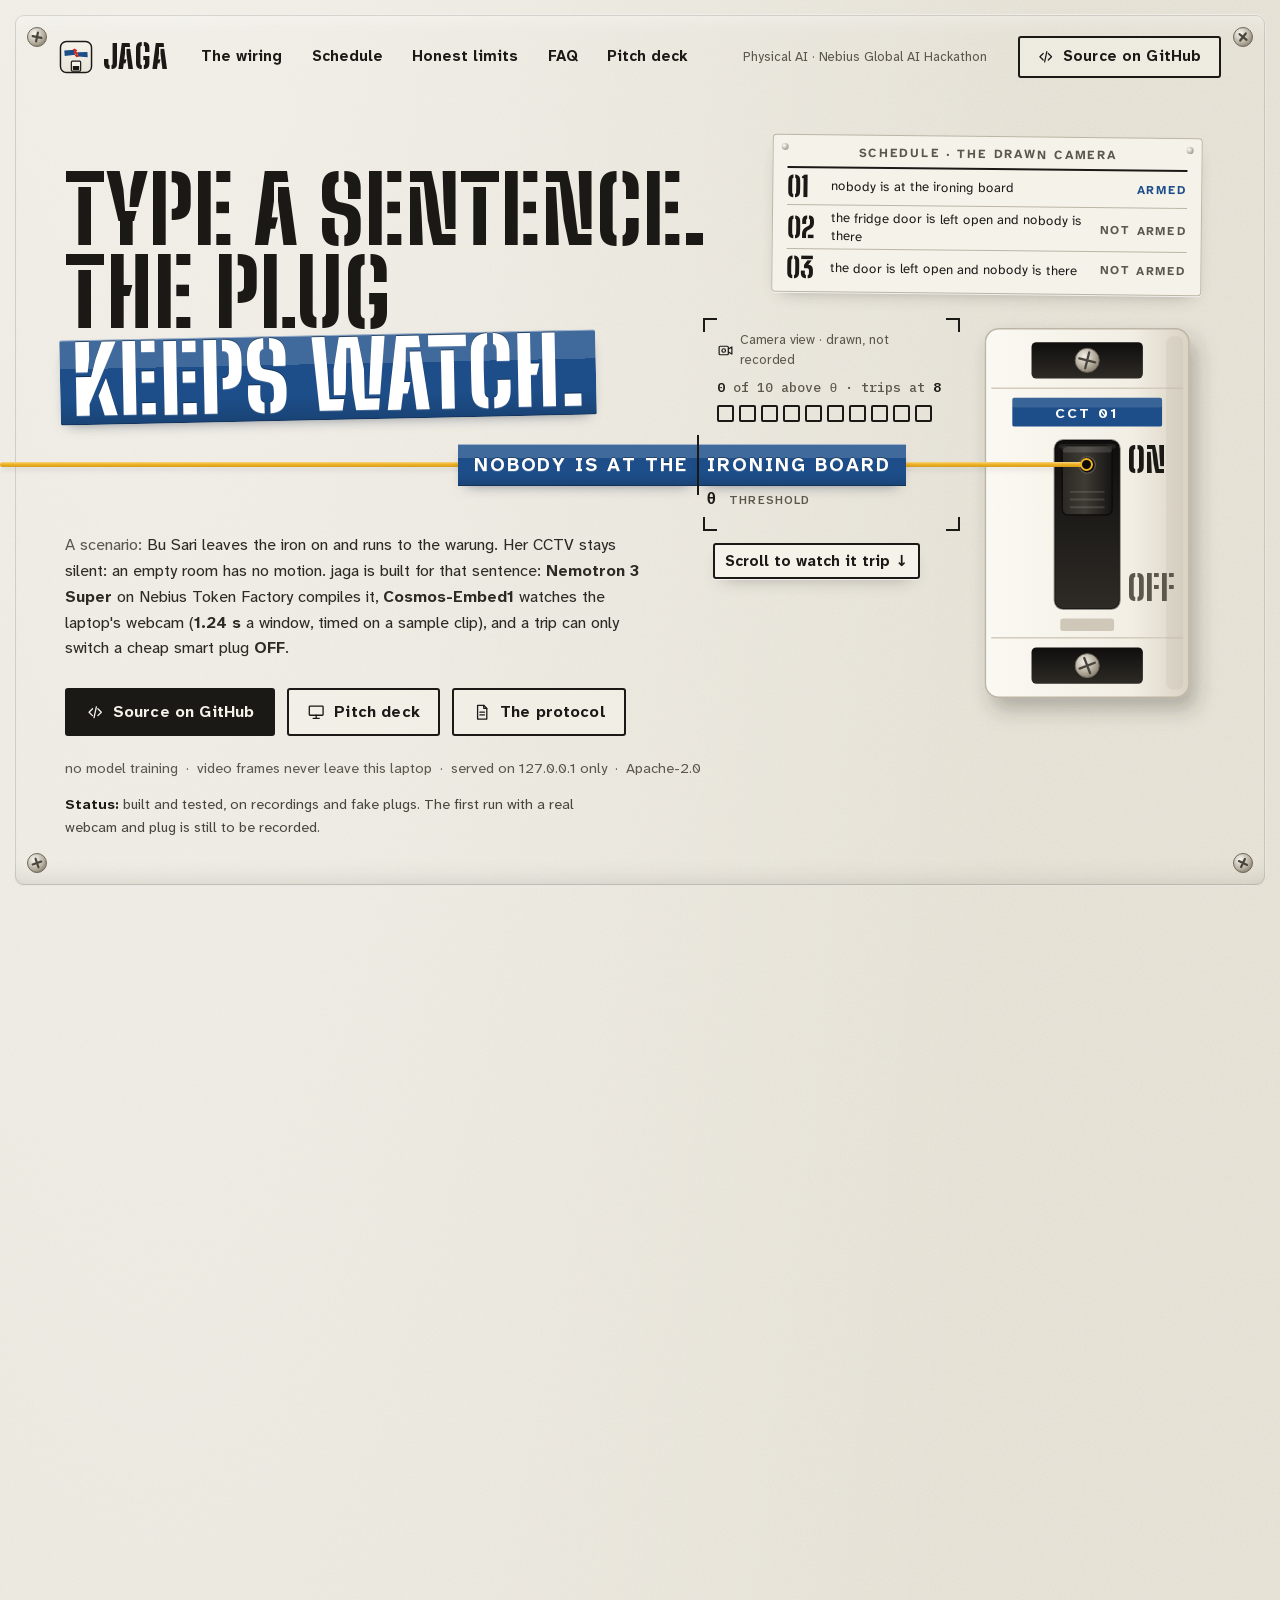
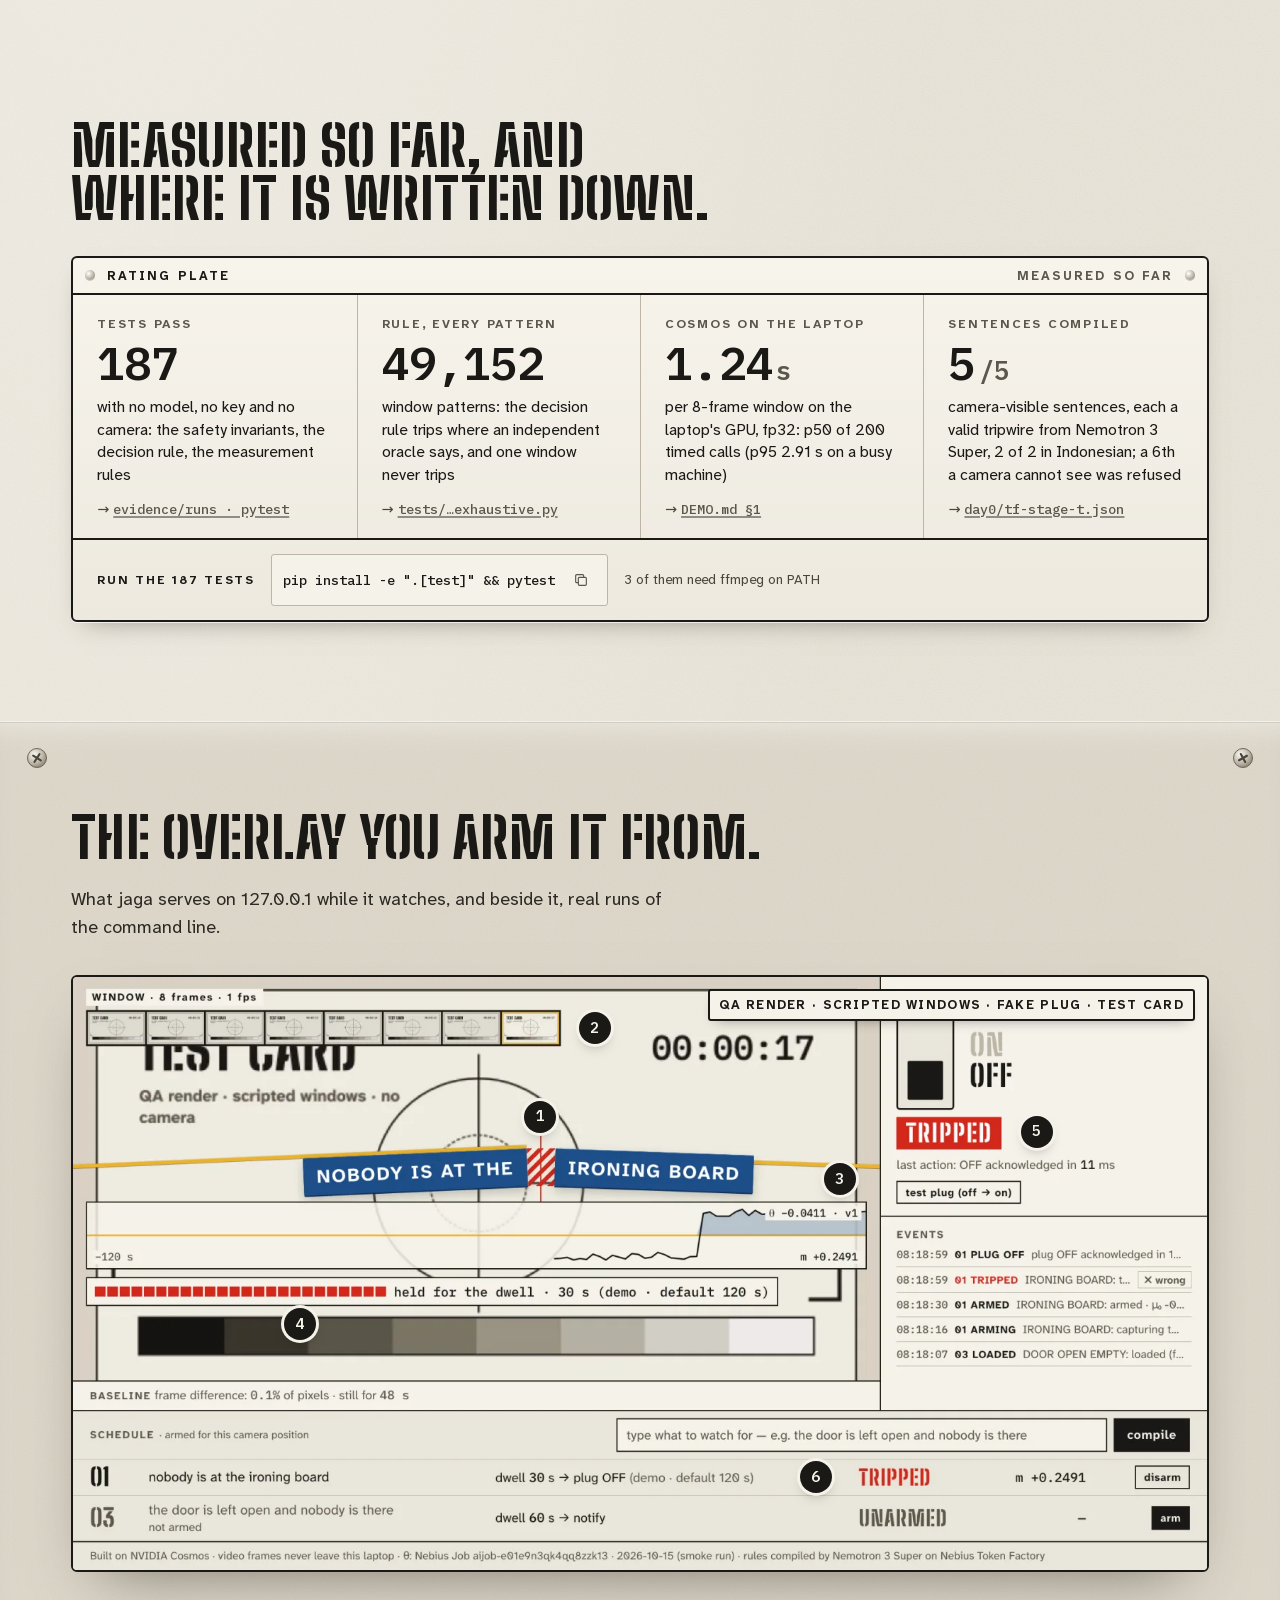
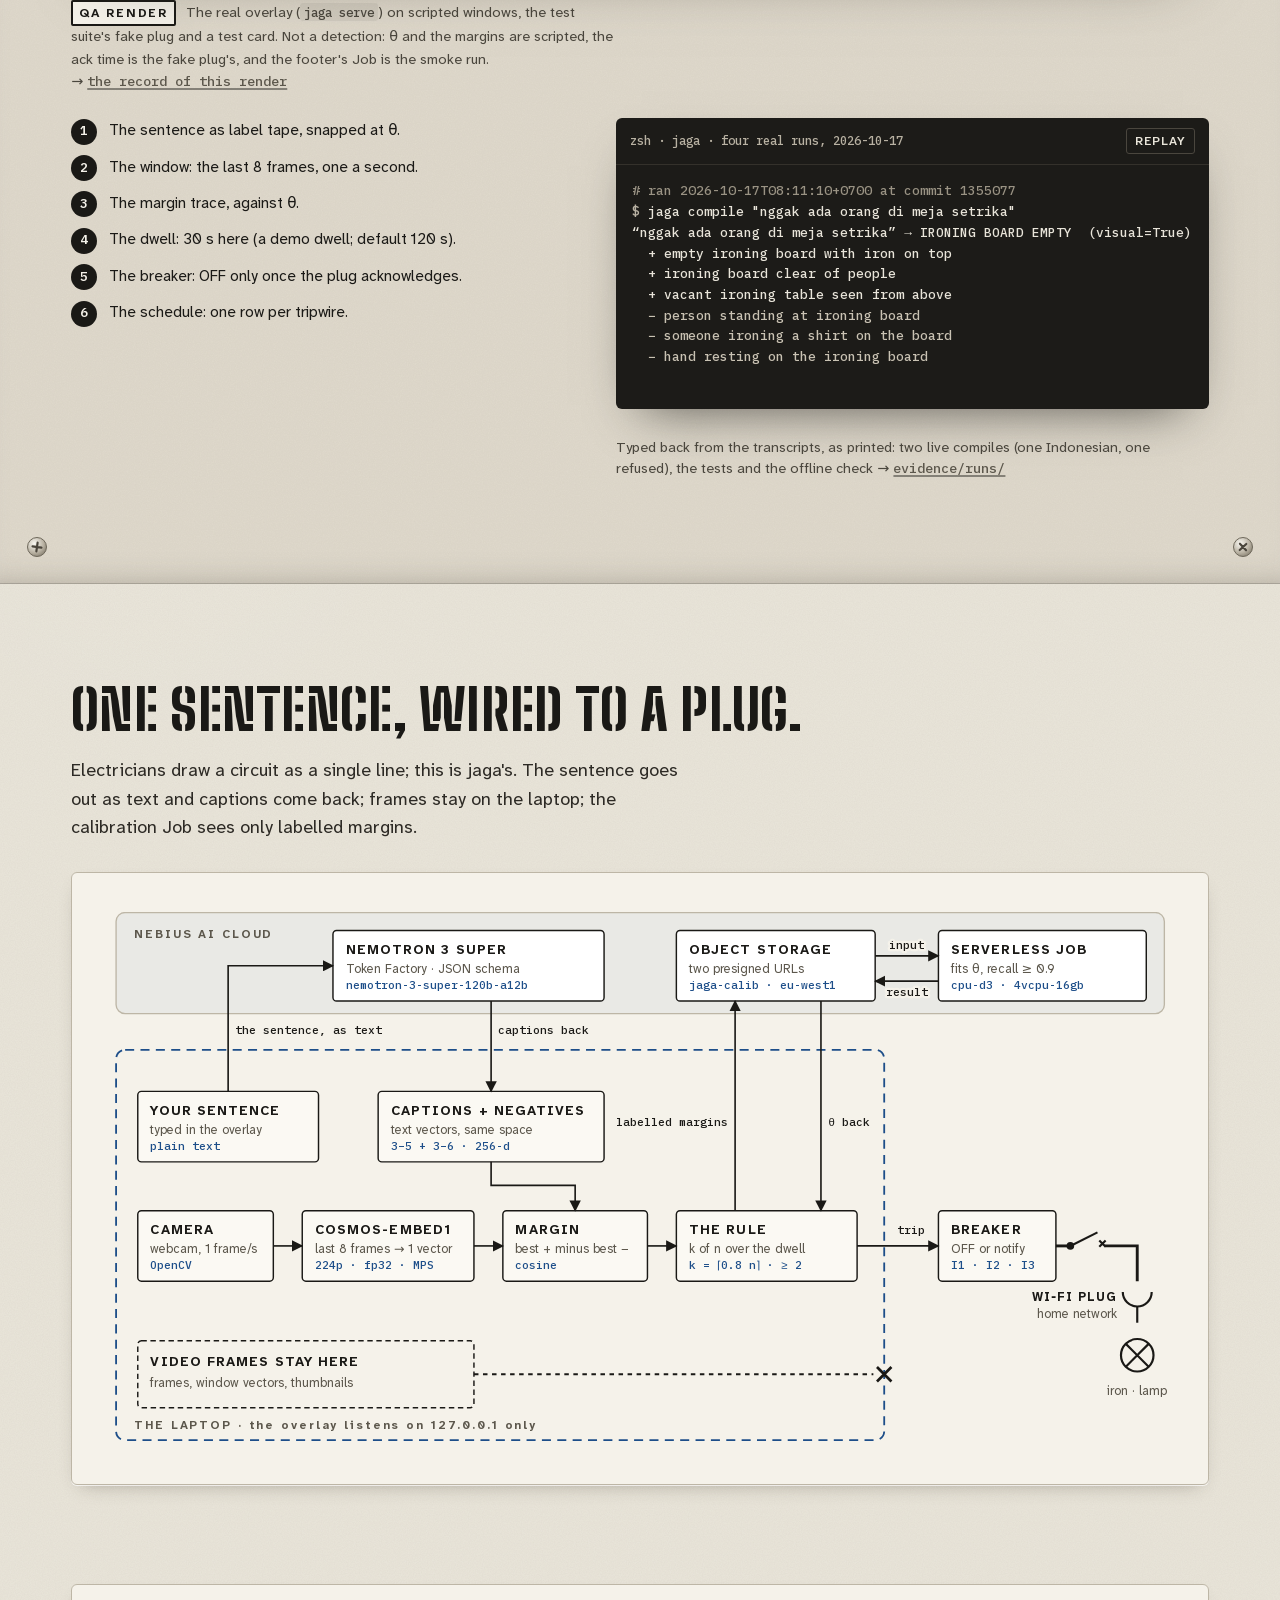
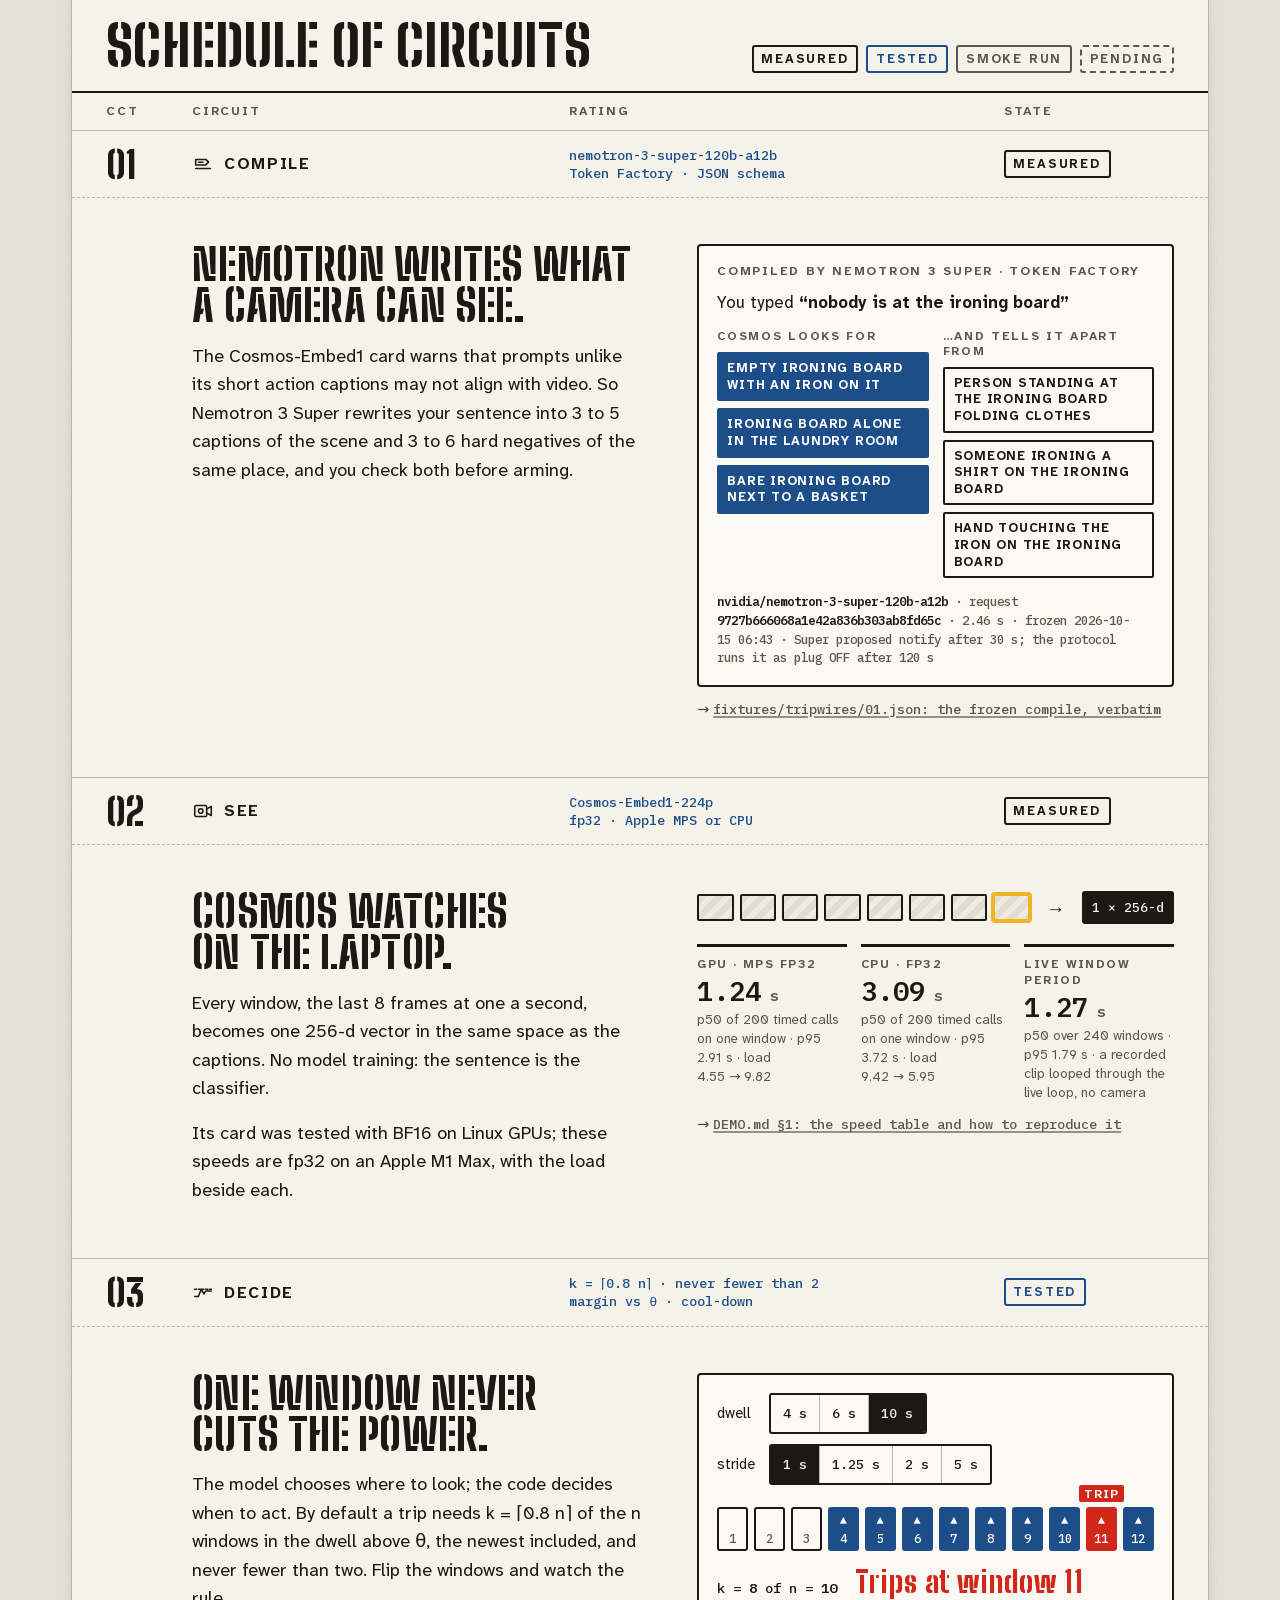
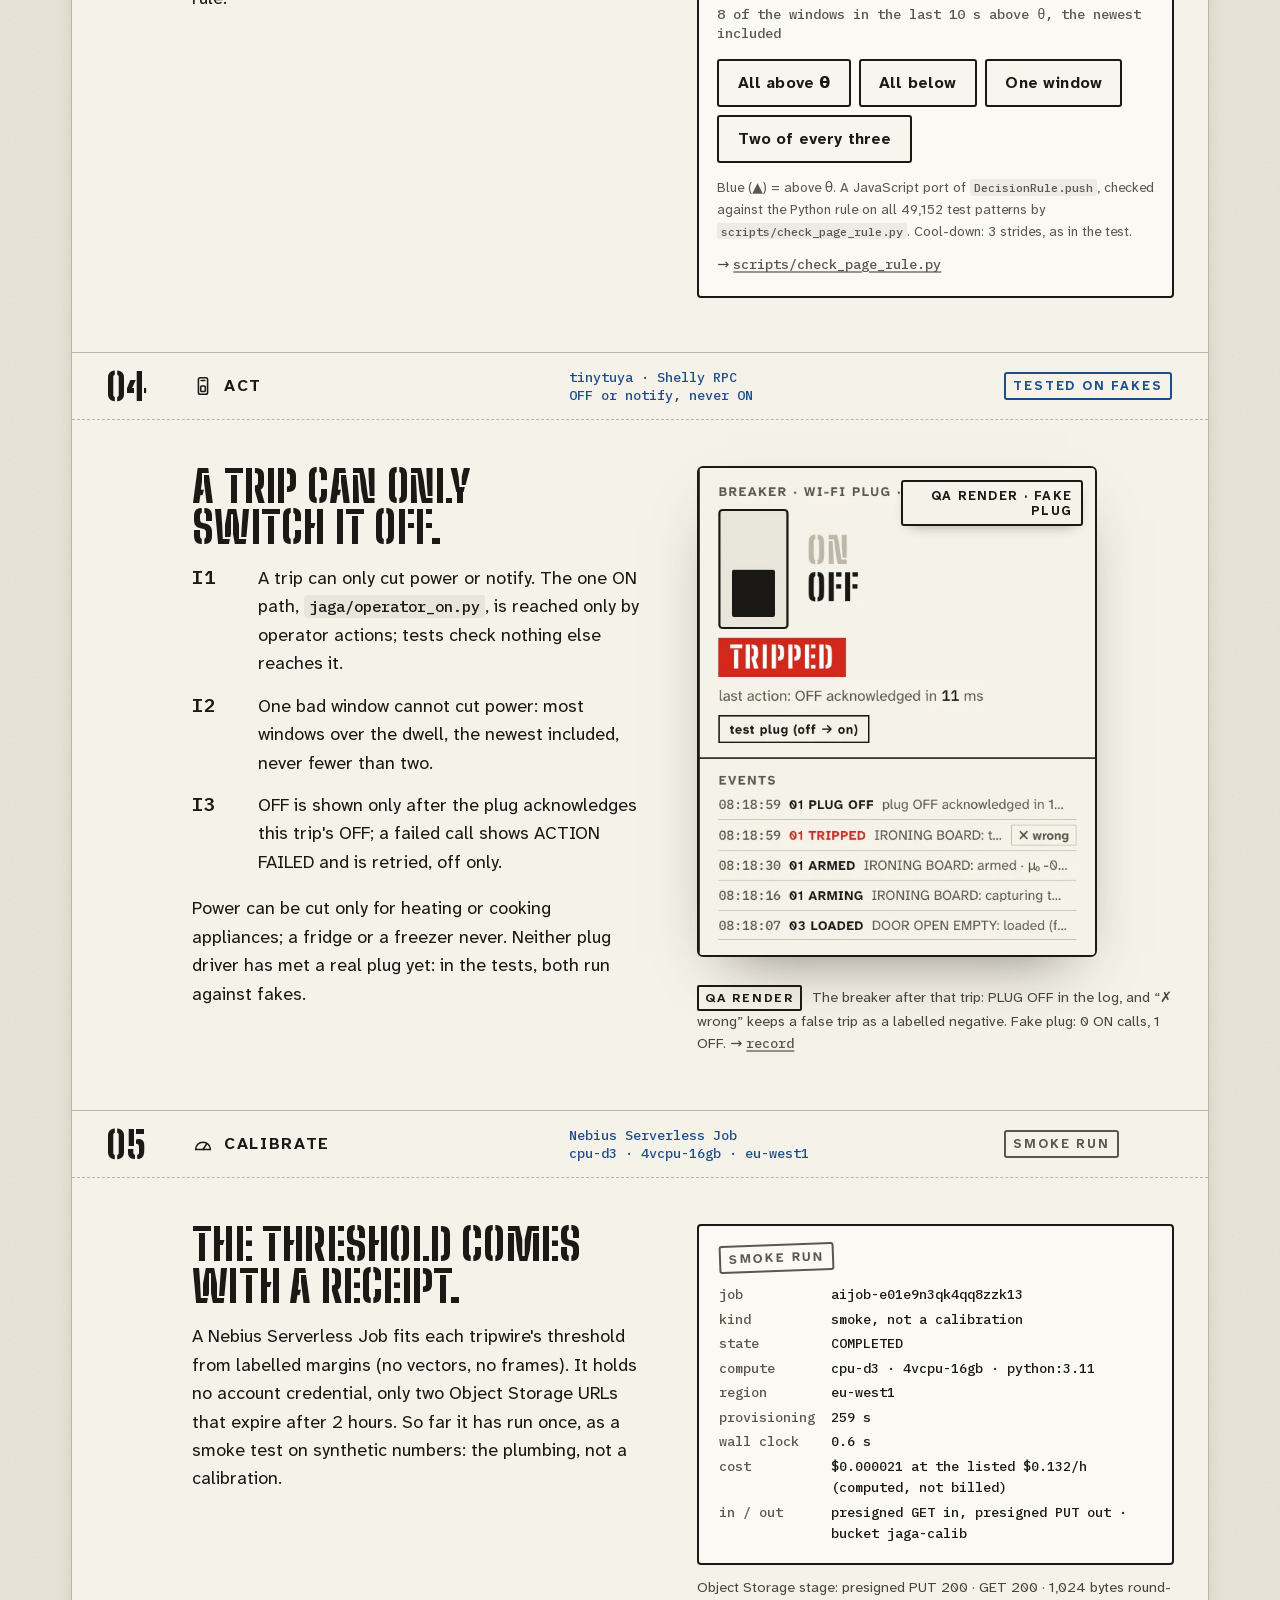
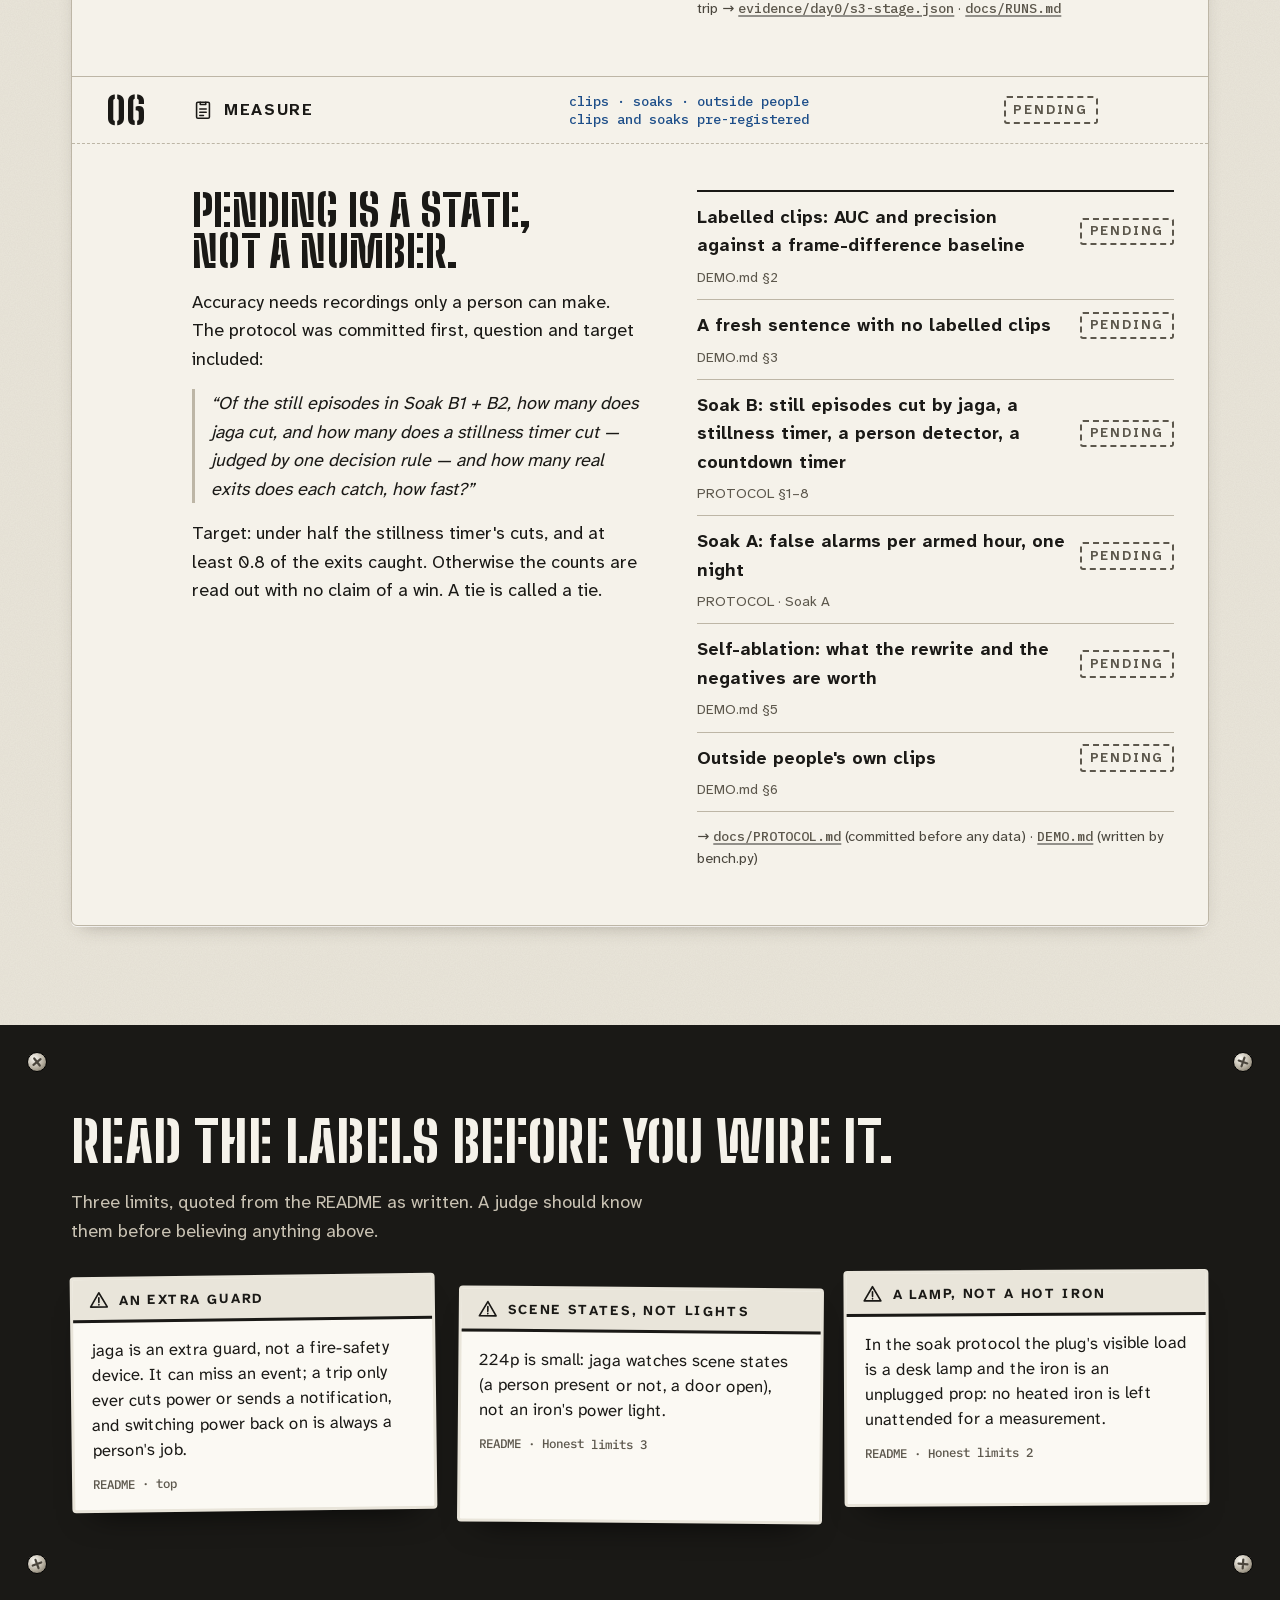
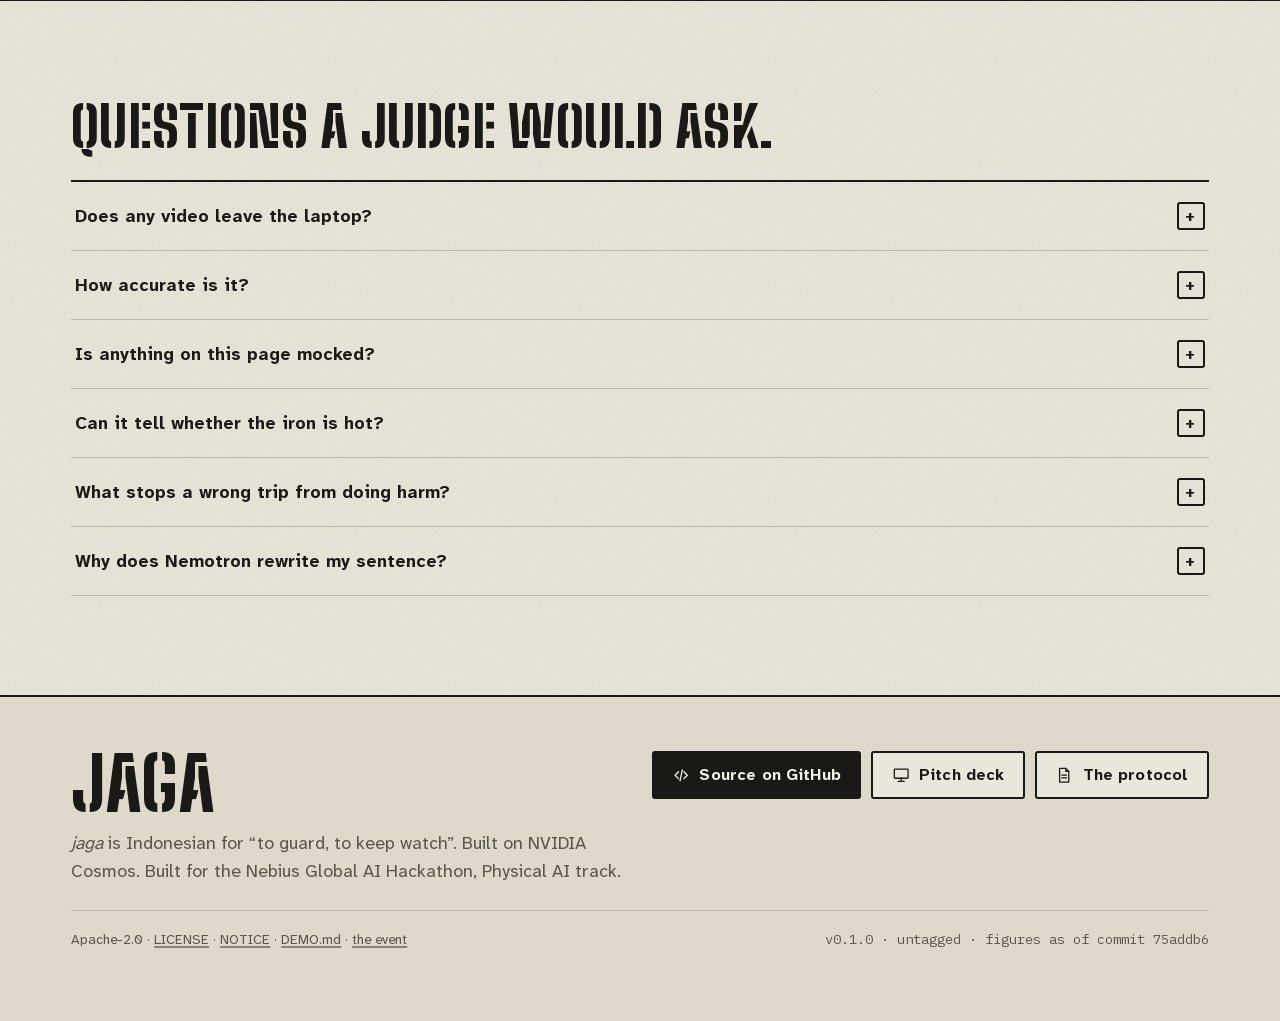
<file: docs/index.html>
<!doctype html>
<html lang="en">
<head>
<meta charset="utf-8">
<meta name="viewport" content="width=device-width, initial-scale=1">
<title>jaga — type a sentence; the plug keeps watch</title>
<meta name="description" content="jaga is built to turn a typed sentence into a tripwire: Nemotron 3 Super compiles it, Cosmos-Embed1 watches a laptop camera, a smart plug switches OFF.">
<meta name="author" content="Edy Cu">
<meta name="theme-color" content="#E9E5DA">
<link rel="canonical" href="https://jaga.edycu.dev/">
<link rel="icon" href="assets/icon.svg" type="image/svg+xml">
<link rel="apple-touch-icon" href="assets/icon-512.png">
<meta property="og:type" content="website">
<meta property="og:site_name" content="jaga">
<meta property="og:title" content="jaga — type a sentence; the plug keeps watch">
<meta property="og:description" content="Built to turn a typed sentence into a tripwire: Cosmos-Embed1 on the laptop, and a trip can only switch the plug OFF.">
<meta property="og:url" content="https://jaga.edycu.dev/">
<meta property="og:image" content="https://jaga.edycu.dev/assets/page/og.png?v=23816754">
<meta property="og:image:width" content="1200">
<meta property="og:image:height" content="630">
<meta property="og:image:alt" content="jaga: a typed sentence on blue label tape stretched across the page as a yellow wire, tied to a breaker at OFF">
<meta name="twitter:card" content="summary_large_image">
<meta name="twitter:title" content="jaga — type a sentence; the plug keeps watch">
<meta name="twitter:description" content="Built to turn a typed sentence into a tripwire: Cosmos-Embed1 on the laptop, and a trip can only switch the plug OFF.">
<meta name="twitter:image" content="https://jaga.edycu.dev/assets/page/og.png?v=23816754">
<meta name="twitter:image:alt" content="jaga: a typed sentence on blue label tape stretched across the page as a yellow wire, tied to a breaker at OFF">
<link rel="preload" href="assets/fonts/bigshouldersstencil-800-latin.woff2" as="font" type="font/woff2" crossorigin>
<link rel="preload" href="assets/fonts/atkinsonhyperlegiblenext-400-700-latin.woff2" as="font" type="font/woff2" crossorigin>
<link rel="preload" href="assets/fonts/ibmplexmono-500-latin.woff2" as="font" type="font/woff2" crossorigin>
<style>
@font-face{font-family:"Big Shoulders Stencil";font-style:normal;font-weight:800;font-display:swap;src:url("assets/fonts/bigshouldersstencil-800-latin-ext.woff2") format("woff2");unicode-range:U+0100-02BA, U+02BD-02C5, U+02C7-02CC, U+02CE-02D7, U+02DD-02FF, U+0304, U+0308, U+0329, U+1D00-1DBF, U+1E00-1E9F, U+1EF2-1EFF, U+2020, U+20A0-20AB, U+20AD-20C4, U+2113, U+2C60-2C7F, U+A720-A7FF}
@font-face{font-family:"Big Shoulders Stencil";font-style:normal;font-weight:800;font-display:swap;src:url("assets/fonts/bigshouldersstencil-800-latin.woff2") format("woff2");unicode-range:U+0000-00FF, U+0131, U+0152-0153, U+02BB-02BC, U+02C6, U+02DA, U+02DC, U+0304, U+0308, U+0329, U+2000-206F, U+20AC, U+2122, U+2191, U+2193, U+2212, U+2215, U+FEFF, U+FFFD}
@font-face{font-family:"Atkinson Hyperlegible Next";font-style:normal;font-weight:400 700;font-display:swap;src:url("assets/fonts/atkinsonhyperlegiblenext-400-700-latin-ext.woff2") format("woff2");unicode-range:U+0100-02BA, U+02BD-02C5, U+02C7-02CC, U+02CE-02D7, U+02DD-02FF, U+0304, U+0308, U+0329, U+1D00-1DBF, U+1E00-1E9F, U+1EF2-1EFF, U+2020, U+20A0-20AB, U+20AD-20C4, U+2113, U+2C60-2C7F, U+A720-A7FF}
@font-face{font-family:"Atkinson Hyperlegible Next";font-style:normal;font-weight:400 700;font-display:swap;src:url("assets/fonts/atkinsonhyperlegiblenext-400-700-latin.woff2") format("woff2");unicode-range:U+0000-00FF, U+0131, U+0152-0153, U+02BB-02BC, U+02C6, U+02DA, U+02DC, U+0304, U+0308, U+0329, U+2000-206F, U+20AC, U+2122, U+2191, U+2193, U+2212, U+2215, U+FEFF, U+FFFD}
@font-face{font-family:"IBM Plex Mono";font-style:normal;font-weight:400;font-display:swap;src:url("assets/fonts/ibmplexmono-400-latin-ext.woff2") format("woff2");unicode-range:U+0100-02BA, U+02BD-02C5, U+02C7-02CC, U+02CE-02D7, U+02DD-02FF, U+0304, U+0308, U+0329, U+1D00-1DBF, U+1E00-1E9F, U+1EF2-1EFF, U+2020, U+20A0-20AB, U+20AD-20C4, U+2113, U+2C60-2C7F, U+A720-A7FF}
@font-face{font-family:"IBM Plex Mono";font-style:normal;font-weight:400;font-display:swap;src:url("assets/fonts/ibmplexmono-400-latin.woff2") format("woff2");unicode-range:U+0000-00FF, U+0131, U+0152-0153, U+02BB-02BC, U+02C6, U+02DA, U+02DC, U+0304, U+0308, U+0329, U+2000-206F, U+20AC, U+2122, U+2191, U+2193, U+2212, U+2215, U+FEFF, U+FFFD}
@font-face{font-family:"IBM Plex Mono";font-style:normal;font-weight:500;font-display:swap;src:url("assets/fonts/ibmplexmono-500-latin-ext.woff2") format("woff2");unicode-range:U+0100-02BA, U+02BD-02C5, U+02C7-02CC, U+02CE-02D7, U+02DD-02FF, U+0304, U+0308, U+0329, U+1D00-1DBF, U+1E00-1E9F, U+1EF2-1EFF, U+2020, U+20A0-20AB, U+20AD-20C4, U+2113, U+2C60-2C7F, U+A720-A7FF}
@font-face{font-family:"IBM Plex Mono";font-style:normal;font-weight:500;font-display:swap;src:url("assets/fonts/ibmplexmono-500-latin.woff2") format("woff2");unicode-range:U+0000-00FF, U+0131, U+0152-0153, U+02BB-02BC, U+02C6, U+02DA, U+02DC, U+0304, U+0308, U+0329, U+2000-206F, U+20AC, U+2122, U+2191, U+2193, U+2212, U+2215, U+FEFF, U+FFFD}
@font-face{font-family:"IBM Plex Mono";font-style:normal;font-weight:600;font-display:swap;src:url("assets/fonts/ibmplexmono-600-latin-ext.woff2") format("woff2");unicode-range:U+0100-02BA, U+02BD-02C5, U+02C7-02CC, U+02CE-02D7, U+02DD-02FF, U+0304, U+0308, U+0329, U+1D00-1DBF, U+1E00-1E9F, U+1EF2-1EFF, U+2020, U+20A0-20AB, U+20AD-20C4, U+2113, U+2C60-2C7F, U+A720-A7FF}
@font-face{font-family:"IBM Plex Mono";font-style:normal;font-weight:600;font-display:swap;src:url("assets/fonts/ibmplexmono-600-latin.woff2") format("woff2");unicode-range:U+0000-00FF, U+0131, U+0152-0153, U+02BB-02BC, U+02C6, U+02DA, U+02DC, U+0304, U+0308, U+0329, U+2000-206F, U+20AC, U+2122, U+2191, U+2193, U+2212, U+2215, U+FEFF, U+FFFD}
@font-face{font-family:"Big Shoulders Stencil Fallback";src:local("Arial Narrow Bold"), local("ArialNarrow-Bold"), local("Arial Narrow");size-adjust:99.15%;ascent-override:99.39%;descent-override:21.63%;line-gap-override:0.00%}
@font-face{font-family:"Atkinson Hyperlegible Next Fallback";src:local("Arial"), local("ArialMT");size-adjust:97.68%;ascent-override:100.74%;descent-override:32.35%;line-gap-override:0.00%}
@font-face{font-family:"IBM Plex Mono Fallback";src:local("Courier New"), local("CourierNewPSMT");size-adjust:99.98%;ascent-override:102.52%;descent-override:27.50%;line-gap-override:0.00%}
/* the design tokens, verbatim from the design direction (§4) */
:root {
  --bg:      #E9E5DA;  /* enamel cream of a steel panel door; survives phone-camera exposure in a lit kitchen */
  --panel:   #F5F2EA;  /* the schedule card laid on the panel */
  --ink:     #1A1916;  /* stencil-paint black; 14.0:1 on --bg */
  --muted:   #5C574C;  /* pencil annotations on the card; 5.7:1 on --bg, body-safe */
  --rule:    #BDB6A6;  /* ruled lines of the schedule card; rules only, never text */
  --wire:    #F0B323;  /* hazard-tape yellow: the tripwire line itself, always present, never a state */
  --before:  #1D4E89;  /* state: armed — label-tape blue; the wire is taut and watching */
  --after:   #D2281C;  /* state: tripped — breaker red; ONLY when a tripwire trips (or its action / the watcher fails) */
  --font-display: "Big Shoulders Stencil", "Big Shoulders Stencil Display", "Arial Narrow", sans-serif;  /* stencil caps of equipment markings sprayed on panel doors */
  --font-body:    "Atkinson Hyperlegible Next", "Atkinson Hyperlegible", system-ui, sans-serif;  /* legibility on a filmed, slightly soft screen */
  --font-data:    "IBM Plex Mono", ui-monospace, monospace;  /* ONLY numbers: margin, z, θ, dwell seconds, s/clip, FA/h, timestamps */
}
/* the same faces, self-hosted, with metric-matched local fallbacks so the swap does not move the page */
:root {
  --font-display: "Big Shoulders Stencil", "Big Shoulders Stencil Fallback", "Arial Narrow", sans-serif;
  --font-body: "Atkinson Hyperlegible Next", "Atkinson Hyperlegible Next Fallback", system-ui, sans-serif;
  --font-data: "IBM Plex Mono", "IBM Plex Mono Fallback", "SF Mono", Menlo, ui-monospace, monospace;
  --hi: rgba(255, 255, 255, .62);
  --lo: rgba(60, 52, 40, .16);
  --shadow: 0 1px 0 rgba(255,255,255,.7), 0 8px 18px -10px rgba(59, 53, 42, .42);
  --ease-out: cubic-bezier(.16, 1, .3, 1);
  --pad: clamp(42px, 4vw, 64px);
  --maxw: 1240px;
}

* { box-sizing: border-box; }
html { -webkit-text-size-adjust: 100%; scroll-padding-top: 128px; }
.sr-only { position: absolute; width: 1px; height: 1px; padding: 0; margin: -1px; overflow: hidden; clip: rect(0 0 0 0); white-space: nowrap; border: 0; }
body {
  margin: 0; color: var(--ink); background-color: var(--bg);
  background-image:
    radial-gradient(120% 80% at 12% -10%, rgba(255,255,255,.55), transparent 60%),
    url("data:image/svg+xml,%3Csvg xmlns='http://www.w3.org/2000/svg' width='220' height='220'%3E%3Cfilter id='n'%3E%3CfeTurbulence type='fractalNoise' baseFrequency='.85' numOctaves='3' stitchTiles='stitch'/%3E%3CfeColorMatrix values='0 0 0 0 .24 0 0 0 0 .2 0 0 0 0 .14 0 0 0 .07 0'/%3E%3C/filter%3E%3Crect width='220' height='220' filter='url(%23n)'/%3E%3C/svg%3E");
  font: 400 1.125rem/1.58 var(--font-body);
  font-feature-settings: "kern"; text-rendering: optimizeLegibility;
}
::selection { background: var(--before); color: #fff; }
:focus-visible { outline: 3px solid var(--before); outline-offset: 3px; border-radius: 2px; }
input, textarea { caret-color: var(--before); }
html { scrollbar-color: #8F8778 var(--bg); }
::-webkit-scrollbar { width: 12px; height: 12px; }
::-webkit-scrollbar-track { background: var(--bg); }
::-webkit-scrollbar-thumb { background: #A39B8B; border: 3px solid var(--bg); border-radius: 8px; }
a { color: inherit; text-decoration-thickness: 1.5px; text-underline-offset: .18em; text-decoration-color: rgba(26,25,22,.45); transition: text-decoration-color .2s, color .2s; }
a:hover { text-decoration-color: var(--before); color: var(--before); }
code, .mono, .num { font-family: var(--font-data); font-variant-numeric: tabular-nums; }
code { font-size: .86em; font-weight: 500; background: rgba(26,25,22,.06); padding: .08em .32em; border-radius: 3px; }
b, strong { font-weight: 700; }
img, svg { display: block; max-width: 100%; }
.skip { position: absolute; left: -9999px; top: 8px; z-index: 50; background: var(--ink); color: var(--panel); padding: 10px 14px; }
.skip:focus { left: 8px; }
.skip:hover, .skip:focus { color: #fff; }
.wrap { width: 100%; max-width: var(--maxw); margin: 0 auto; padding: 0 var(--pad); }

/* ------------------------------------------------------------ stamped labels, tape, buttons */
.lab { font: 700 .78rem/1.2 var(--font-body); letter-spacing: .14em; text-transform: uppercase; color: var(--muted); }
.tape {
  display: inline-block; position: relative; color: #fff; background: var(--before);
  background-image: linear-gradient(180deg, rgba(255,255,255,.16) 0 34%, rgba(255,255,255,0) 34% 100%), linear-gradient(0deg, rgba(0,0,0,.14), rgba(0,0,0,0) 30%);
  box-shadow: 0 1px 0 rgba(255,255,255,.5) inset, 0 -1px 0 rgba(0,0,0,.25) inset, 0 6px 14px -8px rgba(18,32,60,.6);
  text-shadow: 0 -1px 0 rgba(0,0,0,.35), 0 1px 0 rgba(255,255,255,.18);
  border-radius: 2px;
}
.h1 .tape { padding: 0 .12em .02em; margin-left: -.06em; transform: rotate(-1.2deg); }
/* stamped state words: the body face in bold caps (the stencil face is kept for 28 px and up) */
.stamp {
  display: inline-block; font: 700 .8rem/1 var(--font-body); letter-spacing: .14em; text-transform: uppercase;
  padding: .45em .6em .4em; border: 2px solid currentColor; border-radius: 3px; white-space: nowrap;
}
.s-measured { color: var(--ink); }
.s-tested { color: var(--before); }
.s-pending { color: var(--muted); border-style: dashed; }
.s-smoke { color: var(--muted); }
.btn {
  display: inline-flex; align-items: center; gap: .55em; min-height: 48px; padding: 0 1.15em; border-radius: 3px;
  font: 700 1rem/1 var(--font-body); letter-spacing: .01em; text-decoration: none; color: var(--ink);
  border: 2px solid var(--ink); background: rgba(245,242,234,.55); cursor: pointer;
  transition: transform .18s var(--ease-out), box-shadow .18s var(--ease-out), background-color .18s, color .18s;
}
.btn .ic { width: 1.15em; height: 1.15em; flex: none; }
.btn:hover { transform: translateY(-2px); box-shadow: 0 8px 18px -10px rgba(26,25,22,.55); background: var(--panel); color: var(--ink); }
.btn:active { transform: translateY(1px); box-shadow: none; }
.btn-ink { background: var(--ink); color: var(--panel); }
.btn-ink:hover { background: #000; color: #fff; box-shadow: 0 10px 22px -10px rgba(26,25,22,.75); }
.btn-sm { min-height: 40px; font-size: .9rem; padding: 0 .9em; }

/* ------------------------------------------------------------ the panel door (hero) */
.door { position: relative; overflow-x: clip; }
.stage { position: relative; min-height: 100svh; padding: 14px; }
.rim {
  position: absolute; inset: 14px; border-radius: 10px; pointer-events: none;
  box-shadow: inset 0 0 0 1px var(--hi), inset 0 0 0 2px var(--lo), inset 0 18px 30px -24px rgba(255,255,255,.9), inset 0 -18px 30px -26px rgba(59,53,42,.35);
}
.screw { position: absolute; width: 22px; height: 22px; pointer-events: none; }
.screw.tl { left: 26px; top: 26px; } .screw.tr { right: 26px; top: 26px; }
.screw.bl { left: 26px; bottom: 26px; } .screw.br { right: 26px; bottom: 26px; }
.inner { position: relative; min-height: calc(100svh - 28px); display: grid; grid-template-rows: auto 1fr; grid-template-columns: minmax(0, 1fr); }
nav.top { display: flex; flex-wrap: wrap; row-gap: 8px; align-items: center; gap: clamp(12px, 2.4vw, 32px); padding: 22px max(calc(var(--pad) - 6px), 40px) 0; }
.mark { font: 800 2rem/1 var(--font-display); letter-spacing: .02em; text-decoration: none; display: inline-flex; align-items: center; gap: .3em; }
.mark img { width: 34px; height: 34px; }
.mark:hover { color: var(--ink); }
nav.top .links { display: flex; gap: clamp(10px, 2vw, 26px); margin-right: auto; }
nav.top .links a { font-weight: 700; font-size: .95rem; text-decoration: none; padding: 6px 2px; border-bottom: 2px solid transparent; transition: border-color .2s, color .2s; white-space: nowrap; }
nav.top .links a:hover { border-color: var(--before); color: var(--before); }
nav.top .ev { font-size: .82rem; color: var(--muted); white-space: nowrap; }
@media (max-width: 79.9em) { nav.top .ev { display: none; } }
@media (max-width: 60em) { nav.top .btn span { display: none; } nav.top .btn { padding: 0 .8em; } .mark { flex: none; } }
nav.top .btn { min-height: 42px; font-size: .95rem; white-space: nowrap; }

.hero { position: relative; display: grid; grid-template-columns: repeat(12, minmax(0, 1fr)); column-gap: 24px; align-content: center;
  padding: 0 var(--pad); --bh: clamp(250px, min(46vh, 30vw), 430px); --bw: calc(var(--bh) * .6); --drop: calc(var(--bh) * .23); }
.hero-top { grid-column: 1 / span 8; align-self: end; padding-top: clamp(24px, 5vh, 64px); }
.hero-bot { grid-column: 1 / span 7; align-self: start; padding-top: clamp(46px, 7.5vh, 76px); }
@media (min-width: 1100px) and (max-height: 860px) {
  .hero-top { padding-top: clamp(10px, 2.2vh, 24px); }
  .h1 { font-size: min(6rem, 7.2vw, 9.4vh); }
  .hero-bot { padding-top: 58px; }
  .rig { margin-top: clamp(26px, 4vh, 40px); }
  .ctas { margin-top: 14px; } .proof { margin-top: 12px; } .status { margin-top: 8px; }
}
.idplate { display: inline-flex; align-items: center; gap: 10px; margin: 0 0 clamp(12px, 2.2vh, 22px); font: 700 .8rem/1 var(--font-body); letter-spacing: .14em; text-transform: uppercase; }
.idplate .tag { background: var(--ink); color: var(--panel); padding: 7px 9px 6px; border-radius: 2px; white-space: nowrap; }
.idplate .t2 { color: var(--muted); }
.h1 { margin: 0; font: 800 min(6rem, 7.2vw, 10.4vh)/.9 var(--font-display); text-transform: uppercase; letter-spacing: .004em; }
.h1 .ln { display: block; }
.sub { margin: 0; max-width: 58ch; font-size: clamp(1.02rem, 1.22vw, 1.18rem); color: #2D2A25; }
.sub .sc { color: var(--muted); }
@media (min-width: 1100px) { .sub { max-width: min(58ch, 88%); } }  /* ends left of the snap point, under the hanging tape */
.ctas { display: flex; flex-wrap: wrap; gap: 12px; margin-top: clamp(18px, 3vh, 28px); }
.proof { display: flex; flex-wrap: wrap; align-items: center; gap: 10px 16px; margin-top: clamp(14px, 2.4vh, 22px); font-size: .9rem; color: var(--muted); }
.proof ul { display: flex; flex-wrap: wrap; gap: 4px 0; margin: 0; padding: 0; list-style: none; }
.proof li:not(:last-child)::after { content: "·"; margin: 0 .55em; color: var(--muted); }
.cmd { display: inline-flex; align-items: center; gap: 8px; font: 500 .84rem/1 var(--font-data); background: var(--panel); border: 1px solid var(--rule); border-radius: 3px; padding: 7px 8px 7px 11px; color: var(--ink); }
.cmd button { all: unset; cursor: pointer; display: inline-grid; place-items: center; width: 36px; height: 36px; border-radius: 3px; color: var(--muted); transition: background .2s, color .2s; }
.cmd button:hover, .cmd button.ok { background: rgba(26,25,22,.08); color: var(--ink); }
.cmd button:focus-visible { outline: 3px solid var(--before); outline-offset: 2px; }
.cmd .ic { width: 16px; height: 16px; }

/* the rig: the wire (two halves meeting at θ), the tape, the drawn dwell, and the breaker it is tied to */
.rig { grid-column: 1 / -1; position: relative; height: 0; margin-top: clamp(30px, 5vh, 52px); --notch: 55%; }
.brk-wrap { position: absolute; z-index: 1; right: calc(var(--pad) * .25); top: calc(var(--bh) * -.375); width: var(--bw); height: var(--bh); }
.brk { width: 100%; height: 100%; overflow: visible; }
.brk .tag-t { font: 700 15px/1 var(--font-body); letter-spacing: .14em; }
.brk .stamp { font: 800 36px/1 var(--font-display); letter-spacing: .02em; border: 0; padding: 0; }
.brk .st-on { fill: var(--ink); } .brk .st-off { fill: #5C574C; }
.brk .trip-win { fill: #CFC8B8; transition: fill .2s; }
.brk .trip-t { font: 700 9px/1 var(--font-body); letter-spacing: .2em; fill: #fff; opacity: 0; }
.brk .lever { transition: transform .26s cubic-bezier(.55, 0, .8, .4); }
.door.is-off .brk .lever { transform: translateY(92px); }
.door.is-off .brk .st-on { fill: #5C574C; } .door.is-off .brk .st-off { fill: var(--ink); }
.door.is-off .brk .trip-win { fill: var(--after); } .door.is-off .brk .trip-t { opacity: 1; }
.flag { position: absolute; left: 50%; top: calc(100% + 14px); transform: translateX(-50%); display: grid; justify-items: center; gap: 8px; width: max-content; }
.flag .stamp { font: 800 clamp(1.8rem, 2.6vw, 2.4rem)/1 var(--font-display); letter-spacing: .04em; color: var(--after); background: var(--panel); border-width: 3px; padding: .18em .45em .12em; opacity: 0; visibility: hidden; transform: scale(1.35) rotate(-6deg); transition: opacity .15s, transform .32s cubic-bezier(.2, 1.6, .4, 1), visibility 0s .32s; }
.flag .ack { font-size: .86rem; color: var(--muted); opacity: 0; visibility: hidden; transition: opacity .4s .25s, visibility 0s .65s; }
.door.is-stamped .flag .stamp { opacity: 1; visibility: visible; transform: scale(1) rotate(-3deg); transition: opacity .15s, transform .32s cubic-bezier(.2, 1.6, .4, 1), visibility 0s; }
.door.is-acked .flag .ack { opacity: 1; visibility: visible; transition: opacity .4s .25s, visibility 0s; }
.flag .btn { display: none; }
.door:not(.is-pin) .flag .btn { display: inline-flex; }
.door:not(.is-pin):not(.is-snap) .flag .stamp, .door:not(.is-pin):not(.is-snap) .flag .ack { display: none; }
.seg { position: absolute; top: 0; height: 0; z-index: 2; pointer-events: none; }
.seg-l { left: calc(var(--pad) * -1 - 14px); width: calc(var(--notch) + var(--pad) + 14px); transform-origin: 0 0; }
.seg-r { left: var(--notch); right: calc(var(--pad) * .25 + var(--bw) * .5); transform-origin: 100% 0; }
.wire { position: absolute; left: 0; right: 0; top: -2.5px; height: 5px; border-radius: 3px; background: var(--wire);
  background-image: linear-gradient(180deg, rgba(255,255,255,.45), rgba(255,255,255,0) 45%, rgba(0,0,0,.12)); box-shadow: 0 4px 5px -2px rgba(59,53,42,.35); }
.seg-r .wire::after { content: ""; position: absolute; right: -6px; top: -4px; width: 9px; height: 9px; border: 2.5px solid var(--wire); border-radius: 50%; background: #0B0A09; }
.end { position: absolute; top: -9px; width: 16px; height: 18px; opacity: 0; transition: opacity .12s;
  background: repeating-linear-gradient(135deg, var(--after) 0 3px, transparent 3px 6px); }
.seg-l .end { right: -8px; } .seg-r .end { left: -8px; }
.rtape { position: absolute; top: -21px; height: 42px; display: flex; align-items: center; padding: 0 16px;
  font: 700 clamp(.95rem, 1.5vw, 1.4rem)/1 var(--font-body); letter-spacing: .1em; text-transform: uppercase; white-space: nowrap; border-radius: 0; }
.seg-l .rtape { right: 0; padding-right: 10px; }
.seg-r .rtape { left: 0; padding-left: 10px; }
.rtape .ch { display: inline-block; white-space: pre; }
.notch { position: absolute; left: var(--notch); top: -30px; height: 60px; width: 0; border-left: 2px solid var(--ink); z-index: 3; }
.notch b { position: absolute; left: 7px; top: 55px; font: 600 1rem/1 var(--font-data); white-space: nowrap; }
.notch b small { font: 600 .72rem/1 var(--font-body); letter-spacing: .1em; text-transform: uppercase; color: var(--muted); margin-left: 3px; }
.anno { position: absolute; left: calc(var(--notch) + 6px); bottom: 30px; display: grid; gap: 8px; padding: 12px 14px 13px; max-width: calc(100% - var(--notch) - var(--bw) - 30px); }
.vfc { position: absolute; inset: 0; pointer-events: none; }
.rig .anno .vfc { bottom: -96px; }
.vfc i { position: absolute; width: 14px; height: 14px; border: 2px solid var(--ink); }
.vfc i:nth-child(1) { left: 0; top: 0; border-right: 0; border-bottom: 0; } .vfc i:nth-child(2) { right: 0; top: 0; border-left: 0; border-bottom: 0; }
.vfc i:nth-child(3) { left: 0; bottom: 0; border-right: 0; border-top: 0; } .vfc i:nth-child(4) { right: 0; bottom: 0; border-left: 0; border-top: 0; }
.drawn { margin: 0; display: flex; align-items: center; gap: 6px; font-size: .82rem; color: var(--muted); }
.drawn .ic { width: 17px; height: 17px; flex: none; color: var(--ink); }
.count { margin: 0; font: 500 .82rem/1.35 var(--font-data); color: var(--muted); max-width: 100%; }
.count b { color: var(--ink); font-weight: 600; }
.cells { display: flex; gap: 5px; margin: 0; padding: 0; list-style: none; }
.cells li { width: 17px; height: 17px; border: 2px solid var(--ink); border-radius: 2px; background: transparent; transition: background-color .12s, transform .12s; flex: none; }
.cells li.on { background: var(--before); border-color: var(--before); }
.cells li.fire { background: var(--after); border-color: var(--after); transform: scale(1.12); }
.hint { position: absolute; left: calc(var(--notch) + 16px); top: 78px; margin: 0; cursor: pointer; font: 700 .95rem/1.2 var(--font-body); color: var(--ink); background: var(--panel); border: 2px solid var(--ink); border-radius: 3px; padding: 7px 10px; box-shadow: var(--shadow); transition: opacity .3s, visibility 0s, transform .18s var(--ease-out), background-color .18s; }
.rig .hint:hover { transform: translateY(-2px); background: #fff; }
.hint .ar { display: inline-block; animation: nudge 1.6s ease-in-out 3; }
@keyframes nudge { 50% { transform: translateY(4px) } }
.door:not(.is-pin) .hint, .door.is-snap .hint { opacity: 0; visibility: hidden; transition: opacity .3s, visibility 0s .3s; }

/* the door card: the three real tripwires, as on a panel's schedule card (tall screens only) */
.dcard { display: none; pointer-events: none; position: absolute; z-index: 1; right: calc(var(--pad) * .25); bottom: calc(var(--bh) * .375 + 26px); width: min(430px, 34vw);
  background: var(--panel); border: 1px solid var(--rule); border-radius: 4px; box-shadow: var(--shadow); padding: 10px 14px 6px; transform: rotate(.6deg); }
.dcard::before, .dcard::after { content: ""; position: absolute; top: 8px; width: 7px; height: 7px; border-radius: 50%; background: radial-gradient(circle at 35% 35%, #fff, #A89F8E 70%); }
.dcard::before { left: 8px; } .dcard::after { right: 8px; }
.dcard .lab { display: block; text-align: center; padding-bottom: 6px; border-bottom: 2px solid var(--ink); }
.dcard ol { margin: 0; padding: 0; list-style: none; }
.dcard li { display: grid; grid-template-columns: 34px minmax(0, 1fr) auto; gap: 10px; align-items: center; padding: 6px 0; border-bottom: 1px solid var(--rule); font-size: .82rem; line-height: 1.35; }
.dcard li:last-child { border-bottom: 0; }
.dcard .n { font: 800 1.75rem/1 var(--font-display); }
.dcard .w { color: var(--muted); font-size: .76rem; display: block; }
.dcard .s { font: 700 .75rem/1 var(--font-body); letter-spacing: .1em; text-transform: uppercase; }
.dcard .s .t { display: none; color: #fff; background: var(--after); padding: 4px 6px 3px; border-radius: 2px; }
.dcard .s .a { color: var(--before); } .dcard .s .u { color: var(--muted); }
.door.is-stamped .dcard .s .t { display: inline-block; } .door.is-stamped .dcard .s .a { display: none; }
.dcard.is-hidden { display: none !important; }
@media (min-width: 1100px) and (min-height: 800px) { .dcard { display: block; } }
@media (max-height: 959px) { .dcard .w { display: none; } .dcard li { padding: 4px 0; } }
.dcard.measuring { animation: none !important; transform: none !important; }

/* the snap: halves recoil, the ends fray red, the right half hangs from the dropped lever, the module clunks */
.door.is-snap .end { opacity: 1; }
/* the snapped pose itself (print, reduced motion and the deck see it without the animation) */
.door.is-snap .seg-l { transform: translateX(-31px) rotate(2.2deg); }
.door.is-snap .seg-r { transform: translateY(var(--drop)) rotate(-12deg); }
.door.is-snap .seg-l { animation: recoil-l .95s cubic-bezier(.2, .7, .3, 1) both; }
.door.is-snap .seg-r { animation: recoil-r .95s cubic-bezier(.2, .7, .3, 1) both; }
.door.is-rearm .seg-l { animation: rejoin-l .6s var(--ease-out) both; }
.door.is-rearm .seg-r { animation: rejoin-r .6s var(--ease-out) both; }
@keyframes recoil-l { 0% { transform: none } 18% { transform: translateX(-40px) rotate(-.4deg) } 55% { transform: translateX(-30px) rotate(2.8deg) } 78% { transform: translateX(-32px) rotate(1.8deg) } 100% { transform: translateX(-31px) rotate(2.2deg) } }
@keyframes recoil-r { 0% { transform: none } 20% { transform: translateX(26px) translateY(-6px) rotate(1deg) } 50% { transform: translateY(var(--drop)) rotate(-15deg) } 74% { transform: translateY(var(--drop)) rotate(-10deg) } 100% { transform: translateY(var(--drop)) rotate(-12deg) } }
@keyframes rejoin-l { from { transform: translateX(-31px) rotate(2.2deg) } to { transform: none } }
@keyframes rejoin-r { from { transform: translateY(var(--drop)) rotate(-12deg) } to { transform: none } }
.door.is-off .brk-wrap { animation: clunk .34s cubic-bezier(.3, .7, .3, 1); }
@keyframes clunk { 0% { transform: none } 30% { transform: translateY(3px) } 60% { transform: translateY(-1px) } 100% { transform: none } }

/* load: the tape is printed letter by letter, the wire pulls taut, the headline settles (from visible defaults) */
.js .door.is-load .h1 .ln { animation: rise .8s var(--ease-out) both; }
.js .door.is-load .h1 .ln:nth-child(2) { animation-delay: .08s; } .js .door.is-load .h1 .ln:nth-child(3) { animation-delay: .16s; }
.js .door.is-load .dcard, .js .door.is-load .anno { animation: fade .9s .35s var(--ease-out) both; }
.js .door.is-load .rtape .ch { animation: punch .16s steps(2, end) both; }
.js .door.is-load .wire { animation: taut .9s .2s cubic-bezier(.2, 1.5, .35, 1) both; }
.js .door.is-load .brk-wrap { animation: fade .8s .1s var(--ease-out) both; }
@keyframes rise { from { transform: translateY(26px) } }
@keyframes fade { from { opacity: 0; transform: translateY(10px) } }
@keyframes punch { from { opacity: 0; transform: translateY(-3px) scale(1.25) } }
@keyframes taut { from { transform: translateY(14px) scaleY(1.6); opacity: .2 } }

/* pinned scrub (large screens, set by JS): the door holds while the dwell runs */
.door.is-pin { height: 180svh; }
.door.is-pin .stage { position: sticky; top: 0; height: 100svh; overflow: clip; }

/* ------------------------------------------------------------ sections */
section { position: relative; }
.sec { padding: clamp(64px, 11vh, 128px) 0; }
.sec + .sec { padding-top: 0; }
.h2 { margin: 0 0 .35em; font: 800 clamp(2.3rem, 4.4vw, 3.9rem)/.95 var(--font-display); text-transform: uppercase; text-wrap: balance; letter-spacing: .005em; }
.lede { margin: 0; max-width: 34em; color: #2D2A25; }
.src { display: inline-block; margin-top: 12px; font: 400 .9rem/1.5 var(--font-body); color: #4A463D; overflow-wrap: anywhere; }
.src a { font: 500 .93em/1.45 var(--font-data); }
.src a { display: inline; padding: 6px 0; }
figcaption .src { margin-top: 0; }
.src a { color: var(--muted); }
.src a:hover { color: var(--before); }

/* receipts: rating plates */
.plates { display: grid; grid-template-columns: repeat(4, minmax(0, 1fr)); gap: 18px; margin-top: 30px; }
.plate { position: relative; display: flex; flex-direction: column; background: var(--panel); border: 1px solid var(--rule); border-radius: 4px; padding: 22px 22px 18px; box-shadow: var(--shadow); }
.plate::before, .plate::after { content: ""; position: absolute; top: 10px; width: 7px; height: 7px; border-radius: 50%; background: radial-gradient(circle at 35% 35%, #fff, #A89F8E 70%); box-shadow: 0 1px 0 rgba(0,0,0,.15); }
.plate::before { left: 10px; } .plate::after { right: 10px; }
.plate .n { display: block; margin-top: 8px; font: 600 clamp(2.1rem, 3.6vw, 3.1rem)/1 var(--font-data); letter-spacing: -.02em; font-variant-numeric: tabular-nums; }
.plate .n small { font-size: .56em; letter-spacing: 0; color: var(--muted); margin-left: .12em; }
.plate p { margin: 10px 0 0; font-size: .98rem; line-height: 1.45; flex: 1; }

/* the overlay, shown at a size its text can be read; legend + terminal below */
.shot { margin: 34px 0 0; }
.shot .frame { position: relative; border: 2px solid var(--ink); border-radius: 6px; overflow: hidden; background: var(--panel); box-shadow: 0 26px 60px -30px rgba(59,53,42,.65); }
.shot img { width: 100%; height: auto; }
.shot figcaption { margin-top: 28px; font-size: .9rem; color: #4A463D; max-width: 38em; }
.shot .fi { position: relative; }
.qaplate { position: absolute; right: 12px; top: 12px; max-width: 46%; white-space: normal; text-align: right; font: 700 .8rem/1.15 var(--font-body); letter-spacing: .1em; text-transform: uppercase; color: var(--ink); background: var(--panel); border: 2px solid var(--ink); border-radius: 3px; padding: 7px 9px 6px; box-shadow: 0 6px 14px -8px rgba(0,0,0,.45); }
.swipe { display: none; margin: 8px 0 0; font-size: .86rem; color: #4A463D; }
.tsrc { margin-top: 28px; color: #4A463D; }
.qa { display: inline-block; font: 700 .78rem/1 var(--font-body); letter-spacing: .14em; text-transform: uppercase; color: var(--ink); border: 2px solid var(--ink); padding: 5px 6px 4px; margin-right: 6px; border-radius: 2px; background: var(--panel); }
.callout { position: absolute; width: 32px; height: 32px; margin: -16px 0 0 -16px; display: grid; place-items: center; border-radius: 50%; background: var(--ink); color: var(--panel); font: 600 .92rem/1 var(--font-data); box-shadow: 0 0 0 3px var(--panel), 0 6px 14px -6px rgba(0,0,0,.5); }
.under { display: grid; grid-template-columns: minmax(0, 1fr) minmax(0, 1.15fr); gap: 30px; align-items: start; margin-top: 24px; }
.legend { margin: 0; padding: 0; list-style: none; display: grid; gap: 10px; font-size: .95rem; }
.legend li { display: flex; gap: 12px; align-items: baseline; }
.legend b { flex: none; display: inline-grid; place-items: center; width: 26px; height: 26px; border-radius: 50%; background: var(--ink); color: var(--panel); font: 600 .8rem/1 var(--font-data); }
.term { margin: 0; border-radius: 6px; background: #1C1B18; color: #E9E5DA; box-shadow: 0 22px 50px -26px rgba(26,25,22,.75); overflow: hidden; }
.term .bar { display: flex; align-items: center; justify-content: space-between; gap: 10px; padding: 10px 14px; border-bottom: 1px solid #34312B; font: 500 .76rem/1 var(--font-data); color: #B9B2A3; }
.term .bar button { all: unset; cursor: pointer; font: 600 .76rem/1 var(--font-body); letter-spacing: .08em; text-transform: uppercase; color: #E9E5DA; padding: 6px 8px; border-radius: 3px; border: 1px solid #4A463E; transition: background .2s, border-color .2s; }
.term .bar button:hover { background: #2C2A25; border-color: #E9E5DA; }
.term .bar button[hidden] { display: none; }
.term .bar button:focus-visible { outline: 3px solid #E9E5DA; outline-offset: 2px; }
.term pre { margin: 0; padding: 16px 16px 18px; font: 500 .8rem/1.62 var(--font-data); white-space: pre-wrap; word-break: break-word; height: 19em; overflow: auto; }
.term pre::-webkit-scrollbar-track { background: #1C1B18; } .term pre::-webkit-scrollbar-thumb { background: #4A463E; border-color: #1C1B18; }
.term pre:focus-visible { outline: 3px solid #E9E5DA; outline-offset: -3px; }
.term .ln { display: block; min-height: 1.62em; }
.term .ln[hidden] { display: none; }
.term .p { color: #B9B2A3; } .term .c { color: #9A9384; } .term .ok { color: #fff; font-weight: 600; } .term .neg { color: #C9C2B3; }

/* the wiring (single-line diagram) */
.sldfig { margin: 30px 0 0; background: var(--panel); border: 1px solid var(--rule); border-radius: 6px; padding: clamp(10px, 2vw, 26px); box-shadow: var(--shadow); }
.sld { width: 100%; height: auto; font-family: var(--font-body); }
.sld .sl-box { fill: #FBF9F3; stroke: #1A1916; stroke-width: 1.6; }
.sld .sl-cloud .sl-box { fill: #fff; }
.sld .sl-stop .sl-box { fill: #F5F2EA; stroke-dasharray: 6 4; }
.sld .sl-t { font: 700 15px var(--font-body); letter-spacing: .08em; fill: #1A1916; }
.sld .sl-t2 { font-size: 12.5px; letter-spacing: .04em; }
.sld .sl-s { font: 400 14px var(--font-body); fill: #5C574C; }
.sld .sl-c { font: 500 12.5px var(--font-data); fill: #1D4E89; }
.sld .sl-k { font: 700 13px var(--font-body); letter-spacing: .16em; fill: #5C574C; }
.sld .sl-k2 { font: 700 14px var(--font-body); letter-spacing: .08em; fill: #1A1916; }
.sld .sl-s2 { font: 400 14px var(--font-body); fill: #5C574C; }
.sld .sl-l { font: 500 12.5px var(--font-data); fill: #1A1916; paint-order: stroke; stroke: #F5F2EA; stroke-width: 5px; stroke-linejoin: round; }
.sld .sl-a { fill: none; stroke: #1A1916; stroke-width: 1.8; }
.sld .sl-quiet { stroke-dasharray: 4 4; }
.sld .sl-pw { fill: none; stroke: #1A1916; stroke-width: 3.2; }
.sld .sl-sym { fill: none; stroke: #1A1916; stroke-width: 2.4; }
.sld .sl-sym .sl-dot { fill: #1A1916; }
.sld .sl-bound { fill: none; stroke: #1D4E89; stroke-width: 2; stroke-dasharray: 10 7; }
.sld .sl-zone { fill: rgba(29,78,137,.05); stroke: #BDB6A6; stroke-width: 1.5; }
.sld .sl-x path { stroke: #1A1916; stroke-width: 3; fill: none; }
.sld .sl-x .sl-xl { stroke-width: 2; stroke-dasharray: 5 5; }
.sld-tall { display: none; }

/* the schedule (the page's spine) */
.card { background: var(--panel); border: 1px solid var(--rule); border-radius: 6px; box-shadow: var(--shadow); }
.sched-head { display: flex; flex-wrap: wrap; align-items: end; justify-content: space-between; gap: 18px; padding: clamp(22px, 3vw, 34px) clamp(18px, 3vw, 34px) 18px; border-bottom: 2px solid var(--ink); }
.sched-head .h2 { margin: 0; }
.keys { display: flex; flex-wrap: wrap; gap: 8px; align-items: center; }
.cols { position: sticky; top: 0; z-index: 3; height: 38px; display: grid; grid-template-columns: 70px minmax(0, 1.25fr) minmax(0, 1.45fr) 170px; gap: 16px; align-items: center; padding: 0 clamp(18px, 3vw, 34px); background: var(--panel); border-bottom: 1px solid var(--rule); }
.row { border-bottom: 1px solid var(--rule); }
.row:last-child { border-bottom: 0; }
.row-h { position: sticky; top: 38px; z-index: 2; display: grid; grid-template-columns: 70px minmax(0, 1.25fr) minmax(0, 1.45fr) 170px; gap: 16px; align-items: center; padding: 14px clamp(18px, 3vw, 34px); background: var(--panel); border-bottom: 1px dashed var(--rule); }
.cct { font: 800 2.4rem/1 var(--font-display); }
.what { display: flex; align-items: center; gap: 10px; font: 700 1.02rem/1.2 var(--font-body); letter-spacing: .1em; text-transform: uppercase; }
.what .ic { width: 22px; height: 22px; flex: none; }
.rating { font: 500 .84rem/1.35 var(--font-data); color: var(--before); overflow-wrap: anywhere; }
.row-h .stamp { justify-self: start; }
.row-b { display: grid; grid-template-columns: minmax(0, 1fr) minmax(0, 1.05fr); gap: clamp(22px, 4vw, 54px); padding: clamp(26px, 4vw, 46px) clamp(18px, 3vw, 34px) clamp(30px, 4.5vw, 54px) calc(70px + 16px + clamp(18px, 3vw, 34px)); }
.row-b .h2 { font-size: clamp(2rem, 3.4vw, 3rem); }
.row-b p { margin: 0 0 .9em; max-width: 60ch; }
.row-b p:last-child { margin-bottom: 0; }
.vis { min-width: 0; }
@media (min-width: 1100px) { #c06 .txt { position: sticky; top: 132px; align-self: start; } }

/* 01 · the compile drawer, recreated from the frozen fixture */
.drawer { background: #FBF9F3; border: 2px solid var(--ink); border-radius: 4px; padding: 18px; font-size: .95rem; }
.drawer .you { margin: 0 0 14px; font-size: 1.05rem; }
.drawer .two { display: grid; grid-template-columns: 1fr 1fr; gap: 14px; }
.drawer h4 { margin: 0 0 8px; font: 700 .76rem/1.2 var(--font-body); letter-spacing: .14em; text-transform: uppercase; color: var(--muted); }
.drawer ul { margin: 0; padding: 0; list-style: none; display: grid; gap: 7px; }
.drawer .pos li { color: #fff; background: var(--before); padding: 8px 10px; font: 700 .8rem/1.3 var(--font-body); letter-spacing: .06em; text-transform: uppercase; border-radius: 2px; }
.drawer .neg li { border: 2px solid var(--ink); padding: 6px 9px; font: 700 .8rem/1.3 var(--font-body); letter-spacing: .06em; text-transform: uppercase; border-radius: 2px; }
.drawer .meta { margin: 14px 0 0; font: 500 .78rem/1.5 var(--font-data); color: var(--muted); overflow-wrap: anywhere; }
.drawer .meta b { color: var(--ink); font-weight: 600; }

/* 02 · the window strip + speed */
.strip { display: grid; grid-template-columns: repeat(8, minmax(0, 1fr)) 40px auto; gap: 6px; align-items: center; }
.strip i { aspect-ratio: 4 / 3; border: 2px solid var(--ink); border-radius: 2px; background: repeating-linear-gradient(135deg, #E2DDD0 0 6px, #EFEBE1 6px 12px); }
.strip i:nth-of-type(8) { border-color: var(--wire); box-shadow: 0 0 0 2px var(--wire); }
.strip .to { font: 600 1.2rem/1 var(--font-data); text-align: center; }
.strip .vec { font: 500 .82rem/1.3 var(--font-data); background: var(--ink); color: var(--panel); padding: 8px 10px; border-radius: 3px; white-space: nowrap; }
.speeds { display: grid; grid-template-columns: repeat(3, minmax(0, 1fr)); gap: 14px; margin-top: 20px; }
.speeds div { border-top: 3px solid var(--ink); padding-top: 10px; }
.speeds .k { display: block; font: 700 .76rem/1.3 var(--font-body); letter-spacing: .12em; text-transform: uppercase; color: var(--muted); }
.speeds .v { display: block; margin-top: 4px; font: 600 1.7rem/1.05 var(--font-data); }
.speeds .v small { font-size: .55em; color: var(--muted); }
.speeds .d { display: block; margin-top: 6px; font-size: .84rem; line-height: 1.4; color: var(--muted); }

/* 03 · play the rule */
.play { background: #FBF9F3; border: 2px solid var(--ink); border-radius: 4px; padding: 18px; }
.play .opts { display: grid; grid-template-columns: auto 1fr; gap: 10px 14px; align-items: center; margin-bottom: 22px; font-size: .92rem; }
.seg-ctl { display: inline-flex; justify-self: start; border: 2px solid var(--ink); border-radius: 3px; overflow: hidden; }
.seg-ctl button { all: unset; cursor: pointer; padding: 12px 12px; font: 500 .84rem/1 var(--font-data); border-left: 1px solid var(--rule); transition: background .15s, color .15s; }
.seg-ctl button:first-child { border-left: 0; }
.seg-ctl button:hover { background: rgba(29,78,137,.1); }
.seg-ctl button[aria-pressed="true"] { background: var(--ink); color: var(--panel); }
.seg-ctl button:focus-visible { outline: 3px solid var(--before); outline-offset: -3px; }
.seg-ctl button[aria-pressed="true"]:focus-visible { outline-color: var(--wire); }
.wins { display: grid; grid-template-columns: repeat(12, minmax(0, 1fr)); gap: 6px; margin-top: 8px; }
.wins button { all: unset; cursor: pointer; position: relative; aspect-ratio: 3 / 4; border: 2px solid var(--ink); border-radius: 3px; display: grid; place-items: end center; padding-bottom: 4px; font: 500 .76rem/1 var(--font-data); color: var(--muted); transition: background .12s, transform .12s, border-color .12s; }
.wins button:hover { transform: translateY(-2px); border-color: var(--before); }
.wins button[aria-pressed="true"] { background: var(--before); border-color: var(--before); color: #fff; }
.wins button.fire { background: var(--after); border-color: var(--after); color: #fff; }
.wins button[aria-pressed="true"]::after { content: "▲"; position: absolute; top: 5px; font-size: .75rem; line-height: 1; }
.wins button.fire::before { content: "TRIP"; position: absolute; top: -24px; font: 700 .75rem/1 var(--font-body); letter-spacing: .1em; color: #fff; background: var(--after); padding: 3px 5px 2px; border-radius: 2px; }
.wins button:focus-visible { outline: 3px solid var(--before); outline-offset: 2px; }
.read { margin-top: 16px; display: flex; flex-wrap: wrap; gap: 6px 18px; align-items: baseline; font: 500 .86rem/1.4 var(--font-data); }
.read .verdict { font: 800 1.85rem/1 var(--font-display); letter-spacing: .03em; }
.read .verdict.t { color: var(--after); } .read .verdict.a { color: var(--before); }
.read .why { flex-basis: 100%; color: var(--muted); }
.play .row2 { display: flex; flex-wrap: wrap; gap: 8px; margin-top: 16px; }
.play .note { margin: 14px 0 0; font-size: .86rem; color: var(--muted); }

/* 04 · act */
.inv { margin: 0; padding: 0; list-style: none; display: grid; gap: 14px; }
.inv li { display: grid; grid-template-columns: 54px minmax(0, 1fr); gap: 12px; align-items: baseline; }
.inv b { font: 600 1.2rem/1 var(--font-data); }
.row-b p.after { margin-top: 1em; }
code { overflow-wrap: anywhere; }
.shot.small { margin: 0; }
.shot.small .frame { max-width: 400px; }

/* 05 · calibrate: the receipt */
.receipt { background: #FBF9F3; border: 2px solid var(--ink); border-radius: 4px; padding: 18px 20px; font: 500 .84rem/1.6 var(--font-data); position: relative; }
.receipt dl { margin: 0; display: grid; grid-template-columns: max-content minmax(0, 1fr); gap: 3px 16px; }
.receipt dt { color: var(--muted); }
.receipt dd { margin: 0; overflow-wrap: anywhere; }
.receipt .rstamp { position: static; display: inline-block; margin: 0 0 12px; transform: rotate(-2deg); }

/* 06 · the test sheet */
.sheet { margin: 0; padding: 0; list-style: none; border-top: 2px solid var(--ink); }
.sheet li { display: grid; grid-template-columns: minmax(0, 1fr) auto; gap: 6px 14px; align-items: center; padding: 11px 0; border-bottom: 1px solid var(--rule); }
.sheet .t { font-weight: 700; }
.sheet .t { min-width: 0; overflow-wrap: anywhere; }
.sheet .d { grid-column: 1 / -1; font-size: .88rem; color: var(--muted); overflow-wrap: anywhere; }
.sheet .v { font: 600 .92rem/1 var(--font-data); color: var(--ink); }
.qtn { margin: 0 0 .9em; padding-left: 16px; border-left: 3px solid var(--rule); font-style: italic; }

/* honest by design: printed warning labels */
.labels { display: grid; grid-template-columns: repeat(3, minmax(0, 1fr)); gap: 22px; margin-top: 30px; }
.label { position: relative; margin: 0; background: #FBF9F3; border: 3px solid var(--ink); border-radius: 4px; padding: 0 0 18px; box-shadow: var(--shadow); }
.label .lh { display: flex; align-items: center; gap: 10px; padding: 10px 16px; background: var(--ink); color: var(--panel); font: 700 .86rem/1.35 var(--font-body); letter-spacing: .12em; text-transform: uppercase; }
.label .lh svg { width: 20px; height: 20px; flex: none; }
.label blockquote { margin: 16px 18px 0; font-size: 1.04rem; line-height: 1.5; }
.label figcaption { margin: 12px 18px 0; font: 500 .78rem/1.3 var(--font-data); color: var(--muted); }

/* FAQ */
.faq { margin-top: 26px; border-top: 2px solid var(--ink); }
.faq details { border-bottom: 1px solid var(--rule); }
.faq summary { cursor: pointer; list-style: none; display: grid; grid-template-columns: 1fr 28px; gap: 16px; align-items: center; padding: 20px 4px; font: 700 1.12rem/1.35 var(--font-body); transition: color .2s; }
.faq summary::-webkit-details-marker { display: none; }
.faq summary:hover { color: var(--before); }
.faq summary .pm { width: 28px; height: 28px; border: 2px solid currentColor; border-radius: 3px; display: grid; place-items: center; font: 600 1.1rem/1 var(--font-data); transition: transform .25s var(--ease-out); }
.faq details[open] summary .pm { transform: rotate(45deg); }
.faq .a { padding: 0 44px 22px 4px; max-width: 34em; }
.faq .a p { margin: 0 0 .7em; }

/* footer */
footer { padding: 54px 0 70px; border-top: 2px solid var(--ink); margin-top: 0; background-color: #DFD9CC; }

/* materials: the page is the panel. The overlay sits on the mounting plate behind the door (a darker enamel band);
   the honest limits are cream warning labels on a black backing plate (the one full-bleed ink band); the footer is
   the plate again. Text on #DFD9CC: ink 12.6:1, muted 5.0:1; on ink: cream 14.4:1, #C9C2B3 9.7:1. */
.sec.band { padding: clamp(60px, 10vh, 112px) 0; }
.sec.band + .sec { padding-top: clamp(64px, 11vh, 128px); }
.band { position: relative; }
.band-plate { background-color: #DFD9CC;
  background-image: url("data:image/svg+xml,%3Csvg xmlns='http://www.w3.org/2000/svg' width='220' height='220'%3E%3Cfilter id='n'%3E%3CfeTurbulence type='fractalNoise' baseFrequency='.85' numOctaves='3' stitchTiles='stitch'/%3E%3CfeColorMatrix values='0 0 0 0 .24 0 0 0 0 .2 0 0 0 0 .14 0 0 0 .07 0'/%3E%3C/filter%3E%3Crect width='220' height='220' filter='url(%23n)'/%3E%3C/svg%3E");
  box-shadow: inset 0 1px 0 rgba(255,255,255,.7), inset 0 2px 0 rgba(60,52,40,.12), inset 0 22px 34px -26px rgba(255,255,255,.8), inset 0 -22px 34px -28px rgba(59,53,42,.4), inset 0 -1px 0 rgba(26,25,22,.18); }
.band-plate .shot .frame { background: var(--panel); }
.band-ink { background-color: var(--ink); color: #E9E5DA; }
.band-ink .h2 { color: #F5F2EA; }
.band-ink .lede { color: #C9C2B3; }
.band-ink .label { border-color: #E9E5DA; box-shadow: 0 18px 34px -22px rgba(0,0,0,.9); }
.band-ink .label:nth-child(1) { transform: rotate(-.7deg); } .band-ink .label:nth-child(2) { transform: translateY(12px) rotate(.5deg); } .band-ink .label:nth-child(3) { transform: translateY(-5px) rotate(-.3deg); }
.band-ink .screw circle { stroke: #000; }
.band-ink .label .lh { background: #E9E5DA; color: var(--ink); border-bottom: 3px solid var(--ink); }
.band-ink .label blockquote { color: var(--ink); }
.band-ink ::selection { background: #E9E5DA; color: var(--ink); }
.foot { display: flex; flex-wrap: wrap; gap: 24px 30px; align-items: flex-start; }
.foot > div { flex: 1 1 20em; min-width: 0; }
.foot .big { font: 800 clamp(2.6rem, 6vw, 4.6rem)/.9 var(--font-display); margin: 0 0 12px; color: var(--ink); }
.foot p { margin: 0; color: var(--muted); max-width: 52ch; }
.foot nav { flex: 0 1 auto; margin-left: auto; display: flex; flex-wrap: wrap; gap: 10px; justify-content: flex-end; }
.foot .fine { flex: 1 1 100%; display: flex; flex-wrap: wrap; justify-content: space-between; gap: 8px 18px; padding-top: 18px; border-top: 1px solid var(--rule); font-size: .86rem; color: var(--muted); }


/* ------------------------------------------------------------ round-1 additions */
.status { margin: 14px 0 0; font-size: .9rem; color: #4A463D; max-width: 58ch; }
.status b { color: var(--ink); }
details.more { margin-top: .4em; }
details.more summary { cursor: pointer; display: inline-flex; align-items: center; gap: 8px; font: 700 .86rem/1 var(--font-body); letter-spacing: .1em; text-transform: uppercase; color: var(--before); padding: 10px 0; list-style: none; }
details.more summary::-webkit-details-marker { display: none; }
details.more summary::before { content: "+"; display: inline-grid; place-items: center; width: 20px; height: 20px; border: 2px solid currentColor; border-radius: 2px; font: 600 .9rem/1 var(--font-data); transition: transform .2s var(--ease-out); }
details.more[open] summary::before { transform: rotate(45deg); }
details.more summary:hover { color: var(--ink); }
details.more > div { padding-top: 4px; }

/* the rating plate: one engraved plate, four fields */
.rplate { position: relative; margin-top: 30px; background: linear-gradient(180deg, #F7F4EC, #EDE9DF); border: 2px solid var(--ink); border-radius: 6px; box-shadow: 0 1px 0 rgba(255,255,255,.7), 0 12px 24px -14px rgba(59,53,42,.5); }
.rplate::before, .rplate::after { content: ""; position: absolute; top: 12px; width: 10px; height: 10px; border-radius: 50%; background: radial-gradient(circle at 35% 35%, #fff, #A89F8E 70%); box-shadow: 0 1px 0 rgba(0,0,0,.2); }
.rplate::before { left: 12px; } .rplate::after { right: 12px; }
.rp-head { display: flex; justify-content: space-between; gap: 12px; padding: 12px 34px 10px; border-bottom: 2px solid var(--ink); font: 700 .8rem/1 var(--font-body); letter-spacing: .16em; text-transform: uppercase; }
.rp-head span:last-child { color: var(--muted); }
.rp-grid { display: grid; grid-template-columns: repeat(4, minmax(0, 1fr)); }
.rf { display: flex; flex-direction: column; padding: 22px 24px 18px; border-left: 1px solid var(--rule); }
.rf:first-child { border-left: 0; }
.rf .n { display: block; margin-top: 8px; font: 600 clamp(2.1rem, 3.6vw, 3.1rem)/1 var(--font-data); letter-spacing: -.02em; font-variant-numeric: tabular-nums; }
.rf .n small { font-size: .56em; letter-spacing: 0; color: var(--muted); margin-left: .12em; }
.rf p { margin: 10px 0 0; font-size: .98rem; line-height: 1.45; flex: 1; }
.rp-foot { display: flex; flex-wrap: wrap; align-items: center; gap: 10px 16px; padding: 14px 24px; border-top: 2px solid var(--ink); }
.rp-foot .lab { color: var(--ink); }
.rp-note { font-size: .86rem; color: #4A463D; }
.cs { font: 600 .86rem/1.3 var(--font-body); color: var(--before); }
.cs:empty { display: none; }

@media (forced-colors: active) {
  .wins button[aria-pressed="true"], .seg-ctl button[aria-pressed="true"] { forced-color-adjust: none; background: Highlight; color: HighlightText; border-color: Highlight; }
  .wins button.fire { forced-color-adjust: none; background: Mark; color: MarkText; }
  .cells li.on, .cells li.fire { forced-color-adjust: none; background: Highlight; }
  .wire, .tape, .rtape { forced-color-adjust: none; }
}
@media (max-height: 500px) { .cols, .row-h { position: static; } }

/* ------------------------------------------------------------ responsive */
@media (min-width: 1100px) and (max-width: 1279px) { .cells li { width: 13px; height: 13px; } .cells { gap: 3px; } .anno { padding: 10px 10px 11px; } }
@media (max-width: 1099px) {
  .hero { --bh: clamp(200px, 30vw, 300px); }
  .hero-top { grid-column: 1 / -1; }
  .hero-bot { grid-column: 1 / span 6; padding-top: 70px; }
  .rig { --notch: 50%; margin-top: calc(var(--bh) * .375 + 40px); }
  .hero-top .anno { position: relative; left: auto; bottom: auto; width: max-content; max-width: 100%; margin-top: 20px; }
  .cells li { width: 14px; height: 14px; } .cells { gap: 3px; }
  .sld-wide { display: none; } .sld-tall { display: block; max-width: 460px; margin: 0 auto; }
  nav.top .links { gap: 14px; } nav.top .links a { font-size: .9rem; }
  .rp-grid { grid-template-columns: repeat(2, minmax(0, 1fr)); } .rf:nth-child(3) { border-left: 0; } .rf:nth-child(n+3) { border-top: 1px solid var(--rule); }
  .brk .stamp { font: 700 32px/1 var(--font-body); }
  .under { grid-template-columns: minmax(0, 1fr); }
  .row-b { grid-template-columns: minmax(0, 1fr); padding-left: clamp(18px, 3vw, 34px); }
  .labels { grid-template-columns: minmax(0, 1fr); }
}
@media (max-width: 760px) {
  :root { --pad: 18px; }
  body { font-size: 1.04rem; }
  .stage { padding: 8px; } .rim { inset: 8px; }
  .screw { width: 14px; height: 14px; } .screw.tl, .screw.bl { left: 11px; } .screw.tr, .screw.br { right: 11px; }
  .screw.tl, .screw.tr { top: 11px; } .screw.bl, .screw.br { bottom: 11px; }
  nav.top { padding: 20px 18px 0; } nav.top .links { display: none; } nav.top .btn span { display: none; } nav.top .btn { margin-left: auto; padding: 0 .8em; }
  .hero { padding: 0 18px; --pad: 18px; --bh: 150px; column-gap: 0; }
  .hero-bot { display: contents; }
  .hero-top { order: 1; } .rig { order: 2; } .ctas { order: 3; grid-column: 1 / -1; margin-top: calc(var(--bh) * .625 + 9.4em); } .sub { order: 4; grid-column: 1 / -1; margin-top: 26px; } .proof { order: 5; grid-column: 1 / -1; } .status { order: 6; grid-column: 1 / -1; }
  .h1 { font-size: clamp(2.7rem, 13.4vw, 4.2rem); }
  .hero-top { padding-top: 34px; }
  .rig { --notch: 37%; margin-top: calc(var(--bh) * .375 + 36px); }
  .rtape { height: 28px; top: -14px; font-size: .66rem; letter-spacing: .05em; padding: 0 6px; }
  .seg-l .rtape { padding-right: 6px; } .seg-r .rtape { padding-left: 6px; }
  .notch { top: -22px; height: 44px; } .notch b { top: 40px; } .notch b small { display: none; }
  .cells li { width: 13px; height: 13px; } .cells { gap: 4px; }
  .count { white-space: normal; }
  .brk .stamp { font: 700 34px/1 var(--font-body); }
  .flag { top: calc(100% + 8px); left: auto; right: 0; transform: none; justify-items: end; width: 70vw; text-align: right; } .flag .stamp { font-size: 1.8rem; } .flag .ack { font-size: .76rem; }
  .idplate { flex-wrap: wrap; row-gap: 8px; }
  .rp-grid { grid-template-columns: minmax(0, 1fr); } .rf { border-left: 0 !important; border-top: 1px solid var(--rule); } .rf:first-child { border-top: 0; }
  .shot:not(.small) .frame { overflow-x: auto; } .shot:not(.small) .frame .fi { width: 820px; } .swipe { display: block; }
  .row-h .stamp { white-space: normal; text-align: center; }
  .cols { display: none; }
  .row-h { top: 0; grid-template-columns: 52px minmax(0, 1fr) auto; row-gap: 6px; }
  .row-h .rating { grid-column: 2 / -1; grid-row: 2; }
  .cct { font-size: 2rem; }
  .drawer .two { grid-template-columns: minmax(0, 1fr); }
  .strip { grid-template-columns: repeat(8, minmax(0, 1fr)); } .strip .to { grid-column: span 1; justify-self: center; } .strip .vec { grid-column: span 7; justify-self: start; }
  .speeds { grid-template-columns: minmax(0, 1fr); }
  .wins { grid-template-columns: repeat(6, minmax(0, 1fr)); row-gap: 26px; }
  .callout { width: 26px; height: 26px; margin: -13px 0 0 -13px; font-size: .75rem; }
  .foot nav { margin-left: 0; justify-content: flex-start; }
  .term pre { font-size: .75rem; height: 19em; }
  .proof ul { flex-direction: column; gap: 2px; } .proof li::after { content: none !important; }
  .brk .trip-t { display: none; }
}

@media (max-width: 400px) {
  .row-h { grid-template-columns: 46px minmax(0, 1fr); }
  .row-h .cct { grid-row: 1 / span 3; align-self: start; }
  .row-h .rating { grid-column: 2; grid-row: 2; }
  .row-h .stamp { grid-column: 2; grid-row: 3; justify-self: start; }
}
@media (max-width: 640px) { .row-h { position: static; } }

@media (prefers-reduced-motion: reduce) {
  *, *::before, *::after { animation: none !important; transition: none !important; scroll-behavior: auto !important; }
}
@media print {
  .band-ink { background: none; color: var(--ink); } .band-ink .h2 { color: var(--ink); } .band-ink .lede { color: #4A463D; }
  .door.is-pin { height: auto; } .door.is-pin .stage { position: relative; height: auto; }
  .hint, nav.top .links, .term .bar button, .play .row2, .cmd button, .flag .btn { display: none !important; }
  .row-h, .cols { position: static; }
  .term pre { height: auto; overflow: visible; }
  * { animation: none !important; transition: none !important; }
  body { background: #fff; }
}

</style>
<script>document.documentElement.classList.add("js");</script>
</head>
<body>
<a class="skip" href="#main">Skip to the content</a>

<header class="door" id="door" aria-label="jaga">
 <div class="stage">
  <div class="rim" aria-hidden="true"></div>
  <svg class="screw tl" viewBox="0 0 22 22" aria-hidden="true"><defs><radialGradient id="sctl" cx=".36" cy=".32" r=".8"><stop offset="0" stop-color="#FBF9F3"/><stop offset=".6" stop-color="#B9B2A3"/><stop offset="1" stop-color="#7D7667"/></radialGradient></defs><circle cx="11" cy="11" r="9.5" fill="url(#sctl)" stroke="#6E685B"/><path d="M6.5 11h9M11 6.5v9" stroke="#4A453C" stroke-width="2.2" stroke-linecap="round" transform="rotate(12 11 11)"/></svg><svg class="screw tr" viewBox="0 0 22 22" aria-hidden="true"><defs><radialGradient id="sctr" cx=".36" cy=".32" r=".8"><stop offset="0" stop-color="#FBF9F3"/><stop offset=".6" stop-color="#B9B2A3"/><stop offset="1" stop-color="#7D7667"/></radialGradient></defs><circle cx="11" cy="11" r="9.5" fill="url(#sctr)" stroke="#6E685B"/><path d="M6.5 11h9M11 6.5v9" stroke="#4A453C" stroke-width="2.2" stroke-linecap="round" transform="rotate(38 11 11)"/></svg><svg class="screw bl" viewBox="0 0 22 22" aria-hidden="true"><defs><radialGradient id="scbl" cx=".36" cy=".32" r=".8"><stop offset="0" stop-color="#FBF9F3"/><stop offset=".6" stop-color="#B9B2A3"/><stop offset="1" stop-color="#7D7667"/></radialGradient></defs><circle cx="11" cy="11" r="9.5" fill="url(#scbl)" stroke="#6E685B"/><path d="M6.5 11h9M11 6.5v9" stroke="#4A453C" stroke-width="2.2" stroke-linecap="round" transform="rotate(71 11 11)"/></svg><svg class="screw br" viewBox="0 0 22 22" aria-hidden="true"><defs><radialGradient id="scbr" cx=".36" cy=".32" r=".8"><stop offset="0" stop-color="#FBF9F3"/><stop offset=".6" stop-color="#B9B2A3"/><stop offset="1" stop-color="#7D7667"/></radialGradient></defs><circle cx="11" cy="11" r="9.5" fill="url(#scbr)" stroke="#6E685B"/><path d="M6.5 11h9M11 6.5v9" stroke="#4A453C" stroke-width="2.2" stroke-linecap="round" transform="rotate(25 11 11)"/></svg>
  <div class="inner">
   <nav class="top" aria-label="Main">
    <a class="mark" href="#door" aria-label="jaga, back to the top"><img src="assets/icon.svg" alt="" width="34" height="34">JAGA</a>
    <div class="links"><a href="#wiring">The wiring</a><a href="#schedule">Schedule</a><a href="#honest">Honest limits</a><a href="#faq">FAQ</a><a href="pitch/">Pitch deck</a></div>
    <span class="ev">Physical AI · Nebius Global AI Hackathon</span>
    <a class="btn" href="https://github.com/edycutjong/jaga" aria-label="Source on GitHub"><svg class="ic" viewBox="0 0 24 24" aria-hidden="true" fill="none" stroke="currentColor" stroke-width="1.7" stroke-linecap="round" stroke-linejoin="round"><path d="M8.5 7.5 4 12l4.5 4.5M15.5 7.5 20 12l-4.5 4.5"/><path d="M13.5 5l-3 14"/></svg><span>Source on GitHub</span></a>
   </nav>
   <div class="hero">
    <div class="hero-top">
     <h1 class="h1"><span class="ln">Type a sentence.</span><span class="ln">The plug</span><span class="ln"><span class="tape">keeps watch.</span></span></h1>
    </div>
    <div class="rig" id="rig">
     <div class="seg seg-l" aria-hidden="true"><div class="wire"></div><span class="end"></span><span class="rtape tape"><span class="ch" style="animation-delay:0.350s">N</span><span class="ch" style="animation-delay:0.382s">O</span><span class="ch" style="animation-delay:0.414s">B</span><span class="ch" style="animation-delay:0.446s">O</span><span class="ch" style="animation-delay:0.478s">D</span><span class="ch" style="animation-delay:0.510s">Y</span><span class="ch" style="animation-delay:0.542s"> </span><span class="ch" style="animation-delay:0.574s">I</span><span class="ch" style="animation-delay:0.606s">S</span><span class="ch" style="animation-delay:0.638s"> </span><span class="ch" style="animation-delay:0.670s">A</span><span class="ch" style="animation-delay:0.702s">T</span><span class="ch" style="animation-delay:0.734s"> </span><span class="ch" style="animation-delay:0.766s">T</span><span class="ch" style="animation-delay:0.798s">H</span><span class="ch" style="animation-delay:0.830s">E</span></span></div>
     <div class="seg seg-r" aria-hidden="true"><div class="wire"></div><span class="end"></span><span class="rtape tape"><span class="ch" style="animation-delay:0.862s">I</span><span class="ch" style="animation-delay:0.894s">R</span><span class="ch" style="animation-delay:0.926s">O</span><span class="ch" style="animation-delay:0.958s">N</span><span class="ch" style="animation-delay:0.990s">I</span><span class="ch" style="animation-delay:1.022s">N</span><span class="ch" style="animation-delay:1.054s">G</span><span class="ch" style="animation-delay:1.086s"> </span><span class="ch" style="animation-delay:1.118s">B</span><span class="ch" style="animation-delay:1.150s">O</span><span class="ch" style="animation-delay:1.182s">A</span><span class="ch" style="animation-delay:1.214s">R</span><span class="ch" style="animation-delay:1.246s">D</span></span></div>
     <div class="notch" aria-hidden="true"><b>θ <small>threshold</small></b></div>
     <div class="anno" aria-hidden="true"><span class="vfc"><i></i><i></i><i></i><i></i></span><p class="drawn"><svg class="ic" viewBox="0 0 24 24" aria-hidden="true" fill="none" stroke="currentColor" stroke-width="1.7" stroke-linecap="round" stroke-linejoin="round"><rect x="3" y="6" width="13" height="12" rx="1.5"/><path d="M16 10l5-3v10l-5-3"/><circle cx="9.5" cy="12" r="2.5"/></svg><span>Camera view · drawn, not recorded</span></p>
      <p class="count"><b class="k-on">0</b>&nbsp;of&nbsp;10 above θ · trips at&nbsp;<b>8</b></p>
      <ol class="cells"><li></li><li></li><li></li><li></li><li></li><li></li><li></li><li></li><li></li><li></li></ol></div>
     <button type="button" class="hint" id="hintbtn">Scroll to watch it trip <span class="ar" aria-hidden="true">↓</span></button>
     <p class="sr-only" role="status" id="tripstatus">The drawing shows tripwire 01 armed: nobody at the ironing board, the plug on.</p>
     <div class="dcard" aria-hidden="true"><span class="lab">Schedule · the drawn camera</span><ol><li><span class="n">01</span><span>nobody is at the ironing board<span class="w">plug OFF after 120 s</span></span><span class="s"><span class="a">Armed</span><span class="t">Tripped</span></span></li><li><span class="n">02</span><span>the fridge door is left open and nobody is there<span class="w">notify after 60 s; a fridge is never cut</span></span><span class="s"><span class="u">Not armed</span></span></li><li><span class="n">03</span><span>the door is left open and nobody is there<span class="w">notify after 60 s</span></span><span class="s"><span class="u">Not armed</span></span></li></ol></div>
     <div class="brk-wrap"><svg class="brk" viewBox="0 0 240 400" role="img" aria-labelledby="hb-t">
<title id="hb-t">Breaker for circuit 01: lever up at ON; it drops to OFF on a trip</title>
<defs>
 <linearGradient id="hb-body" x1="0" x2="1"><stop offset="0" stop-color="#FBF9F3"/><stop offset=".72" stop-color="#F2EEE4"/><stop offset="1" stop-color="#DAD3C3"/></linearGradient>
 <linearGradient id="hb-recess" x1="0" y1="0" x2="0" y2="1"><stop offset="0" stop-color="#0F0E0D"/><stop offset="1" stop-color="#2E2B26"/></linearGradient>
 <linearGradient id="hb-lever" x1="0" y1="0" x2="1" y2="0"><stop offset="0" stop-color="#2B2925"/><stop offset=".45" stop-color="#3F3B35"/><stop offset="1" stop-color="#161513"/></linearGradient>
 <radialGradient id="hb-screw" cx=".38" cy=".34" r=".75"><stop offset="0" stop-color="#F2EFE8"/><stop offset=".55" stop-color="#B9B2A3"/><stop offset="1" stop-color="#7D7667"/></radialGradient>
 <filter id="hb-sh" x="-25%" y="-10%" width="160%" height="130%"><feDropShadow dx="7" dy="12" stdDeviation="10" flood-color="#3B352A" flood-opacity=".30"/></filter>
</defs>
<g filter="url(#hb-sh)">
 <rect x="14" y="8" width="212" height="384" rx="14" fill="url(#hb-body)" stroke="#BDB6A6" stroke-width="1.5"/>
 <path d="M20 70h200M20 330h200" stroke="#D3CCBC" stroke-width="1.5"/>
 <rect x="202" y="16" width="18" height="368" rx="7" fill="#000" opacity=".04"/>
</g>
<g class="term">
 <rect x="62" y="22" width="116" height="38" rx="5" fill="url(#hb-recess)"/>
 <circle cx="120" cy="41" r="12.5" fill="url(#hb-screw)" stroke="#6E685B" stroke-width="1"/>
 <path d="M111.5 41h17M120 32.5v17" stroke="#4A453C" stroke-width="2.4" stroke-linecap="round" transform="rotate(14 120 41)"/>
 <rect x="62" y="340" width="116" height="38" rx="5" fill="url(#hb-recess)"/>
 <circle cx="120" cy="359" r="12.5" fill="url(#hb-screw)" stroke="#6E685B" stroke-width="1"/>
 <path d="M111.5 359h17M120 350.5v17" stroke="#4A453C" stroke-width="2.4" stroke-linecap="round" transform="rotate(-21 120 359)"/>
</g>
<g class="tag"><rect x="42" y="80" width="156" height="30" rx="2" fill="#1D4E89"/><rect x="42" y="80" width="156" height="10" rx="2" fill="#fff" opacity=".12"/>
 <text x="120" y="101" text-anchor="middle" class="tag-t" fill="#fff">CCT 01</text></g>
<rect x="86" y="124" width="68" height="176" rx="9" fill="url(#hb-recess)"/>
<rect x="86" y="124" width="68" height="176" rx="9" fill="none" stroke="#000" stroke-opacity=".4" stroke-width="2"/>
<rect x="90" y="128" width="60" height="5" rx="2.5" fill="#fff" opacity=".07"/>
<g class="lever">
 <rect x="94" y="130" width="52" height="72" rx="6" fill="url(#hb-lever)" stroke="#0B0A09" stroke-width="1.2"/>
 <rect x="94" y="130" width="52" height="7" rx="3.5" fill="#fff" opacity=".13"/>
 <path d="M102 178h36M102 186h36M102 194h36" stroke="#fff" stroke-opacity=".12" stroke-width="2"/>
 <circle cx="120" cy="150" r="8.5" fill="#0B0A09"/><circle cx="120" cy="150" r="8.5" fill="none" stroke="#56514A" stroke-width="1.6"/>
</g>
<text x="162" y="158" class="stamp st-on">ON</text>
<text x="162" y="292" class="stamp st-off">OFF</text>
<rect class="trip-win" x="92" y="310" width="56" height="13" rx="3"/>
<text x="120" y="320" text-anchor="middle" class="trip-t">TRIP</text>
</svg><div class="flag"><span class="stamp">Tripped</span><span class="ack">OFF acknowledged by the plug</span><button class="btn btn-sm" type="button" id="runbtn" aria-controls="tripstatus">Watch it trip</button></div></div>
    </div>
    <div class="hero-bot">
     <p class="sub"><span class="sc">A scenario:</span> Bu Sari leaves the iron on and runs to the warung. Her CCTV stays silent: an empty room has no motion. jaga is built for that sentence: <b>Nemotron 3 Super</b> on Nebius Token Factory compiles it, <b>Cosmos-Embed1</b> watches the laptop's webcam (<b>1.24 s</b> a window, timed on a sample clip), and a trip can only switch a cheap smart plug <b>OFF</b>.</p>
     <div class="ctas">
      <a class="btn btn-ink" href="https://github.com/edycutjong/jaga"><svg class="ic" viewBox="0 0 24 24" aria-hidden="true" fill="none" stroke="currentColor" stroke-width="1.7" stroke-linecap="round" stroke-linejoin="round"><path d="M8.5 7.5 4 12l4.5 4.5M15.5 7.5 20 12l-4.5 4.5"/><path d="M13.5 5l-3 14"/></svg>Source on GitHub</a>
      <a class="btn" href="pitch/"><svg class="ic" viewBox="0 0 24 24" aria-hidden="true" fill="none" stroke="currentColor" stroke-width="1.7" stroke-linecap="round" stroke-linejoin="round"><rect x="3" y="4" width="18" height="12" rx="1"/><path d="M12 16v4M8 20h8"/></svg>Pitch deck</a>
      <a class="btn" href="https://github.com/edycutjong/jaga/blob/main/docs/PROTOCOL.md"><svg class="ic" viewBox="0 0 24 24" aria-hidden="true" fill="none" stroke="currentColor" stroke-width="1.7" stroke-linecap="round" stroke-linejoin="round"><path d="M6 3h8l4 4v14H6z"/><path d="M14 3v4h4M9 12h6M9 15.5h6"/></svg>The protocol</a>
     </div>
     <div class="proof">
      <ul><li>no model training</li><li>video frames never leave this laptop</li><li>served on 127.0.0.1 only</li><li>Apache-2.0</li></ul>
     </div>
     <p class="status"><b>Status:</b> built and tested, on recordings and fake plugs. The first run with a real webcam and plug is still to be recorded.</p>
    </div>
   </div>
  </div>
 </div>
</header>

<main id="main">

<section class="sec" id="receipts" aria-labelledby="rc-h">
 <div class="wrap">
  <h2 class="h2" id="rc-h">Measured so far, and where it is written down.</h2>
  <div class="rplate"><div class="rp-head"><span>Rating plate</span><span>measured so far</span></div><div class="rp-grid"><div class="rf" data-count="187" data-dec="0"><span class="lab">Tests pass</span><span class="n"><span class="v">187</span></span><p>with no model, no key and no camera: the safety invariants, the decision rule, the measurement rules</p><span class="src">→&nbsp;<a href="https://github.com/edycutjong/jaga/blob/main/evidence/runs/2026-10-17-pytest.txt">evidence/runs · pytest</a></span></div><div class="rf" data-count="49152" data-dec="0"><span class="lab">Rule, every pattern</span><span class="n"><span class="v">49,152</span></span><p>window patterns: the decision rule trips where an independent oracle says, and one window never trips</p><span class="src">→&nbsp;<a href="https://github.com/edycutjong/jaga/blob/main/tests/test_decision_exhaustive.py">tests/…exhaustive.py</a></span></div><div class="rf" data-count="1.2378" data-dec="2"><span class="lab">Cosmos on the laptop</span><span class="n"><span class="v">1.24</span><small>s</small></span><p>per 8-frame window on the laptop's GPU, fp32: p50 of 200 timed calls (p95 2.91 s on a busy machine)</p><span class="src">→&nbsp;<a href="https://github.com/edycutjong/jaga/blob/main/DEMO.md">DEMO.md §1</a></span></div><div class="rf" data-count="5" data-dec="0"><span class="lab">Sentences compiled</span><span class="n"><span class="v">5</span><small>/5</small></span><p>camera-visible sentences, each a valid tripwire from Nemotron 3 Super, 2 of 2 in Indonesian; a 6th a camera cannot see was refused</p><span class="src">→&nbsp;<a href="https://github.com/edycutjong/jaga/blob/main/evidence/day0/tf-stage-t.json">day0/tf-stage-t.json</a></span></div></div><div class="rp-foot"><span class="lab">Run the 187 tests</span><span class="cmd"><span>pip install -e ".[test]" &amp;&amp; pytest</span><button type="button" data-copy='pip install -e ".[test]" &amp;&amp; pytest' aria-label="Copy the install-and-test command"><svg class="ic" viewBox="0 0 24 24" aria-hidden="true" fill="none" stroke="currentColor" stroke-width="1.7" stroke-linecap="round" stroke-linejoin="round"><rect x="8" y="8" width="12" height="12" rx="1.5"/><path d="M16 8V5.5A1.5 1.5 0 0 0 14.5 4h-9A1.5 1.5 0 0 0 4 5.5v9A1.5 1.5 0 0 0 5.5 16H8"/></svg></button></span><span class="rp-note">3 of them need ffmpeg on PATH</span><span class="cs" role="status" id="copystatus"></span></div></div>
 </div>
</section>

<section class="sec band band-plate" id="overlay" aria-labelledby="ov-h"><svg class="screw tl" viewBox="0 0 22 22" aria-hidden="true"><defs><radialGradient id="scptl" cx=".36" cy=".32" r=".8"><stop offset="0" stop-color="#FBF9F3"/><stop offset=".6" stop-color="#B9B2A3"/><stop offset="1" stop-color="#7D7667"/></radialGradient></defs><circle cx="11" cy="11" r="9.5" fill="url(#scptl)" stroke="#6E685B"/><path d="M6.5 11h9M11 6.5v9" stroke="#4A453C" stroke-width="2.2" stroke-linecap="round" transform="rotate(33 11 11)"/></svg><svg class="screw tr" viewBox="0 0 22 22" aria-hidden="true"><defs><radialGradient id="scptr" cx=".36" cy=".32" r=".8"><stop offset="0" stop-color="#FBF9F3"/><stop offset=".6" stop-color="#B9B2A3"/><stop offset="1" stop-color="#7D7667"/></radialGradient></defs><circle cx="11" cy="11" r="9.5" fill="url(#scptr)" stroke="#6E685B"/><path d="M6.5 11h9M11 6.5v9" stroke="#4A453C" stroke-width="2.2" stroke-linecap="round" transform="rotate(61 11 11)"/></svg><svg class="screw bl" viewBox="0 0 22 22" aria-hidden="true"><defs><radialGradient id="scpbl" cx=".36" cy=".32" r=".8"><stop offset="0" stop-color="#FBF9F3"/><stop offset=".6" stop-color="#B9B2A3"/><stop offset="1" stop-color="#7D7667"/></radialGradient></defs><circle cx="11" cy="11" r="9.5" fill="url(#scpbl)" stroke="#6E685B"/><path d="M6.5 11h9M11 6.5v9" stroke="#4A453C" stroke-width="2.2" stroke-linecap="round" transform="rotate(8 11 11)"/></svg><svg class="screw br" viewBox="0 0 22 22" aria-hidden="true"><defs><radialGradient id="scpbr" cx=".36" cy=".32" r=".8"><stop offset="0" stop-color="#FBF9F3"/><stop offset=".6" stop-color="#B9B2A3"/><stop offset="1" stop-color="#7D7667"/></radialGradient></defs><circle cx="11" cy="11" r="9.5" fill="url(#scpbr)" stroke="#6E685B"/><path d="M6.5 11h9M11 6.5v9" stroke="#4A453C" stroke-width="2.2" stroke-linecap="round" transform="rotate(47 11 11)"/></svg>
 <div class="wrap">
  <h2 class="h2" id="ov-h">The overlay you arm it from.</h2>
  <p class="lede">What jaga serves on 127.0.0.1 while it watches, and beside it, real runs of the command line.</p>
  <figure class="shot"><div class="frame" tabindex="0" role="group" aria-label="The overlay, tripped (QA render)"><div class="fi"><img src="assets/page/overlay-tripped.webp" width="1600" height="837" loading="lazy" decoding="async" alt="jaga's overlay, tripped: the label-tape sentence NOBODY IS AT THE IRONING BOARD snapped across a test card, the dwell bar full, the breaker at OFF with a red TRIPPED flag"><span class="callout" style="left:41.2%;top:23.5%" aria-hidden="true">1</span><span class="callout" style="left:46.0%;top:8.6%" aria-hidden="true">2</span><span class="callout" style="left:67.6%;top:34.0%" aria-hidden="true">3</span><span class="callout" style="left:20.0%;top:58.5%" aria-hidden="true">4</span><span class="callout" style="left:85.0%;top:26.0%" aria-hidden="true">5</span><span class="callout" style="left:65.5%;top:84.3%" aria-hidden="true">6</span><span class="qaplate">QA render · scripted windows · fake plug · test card</span></div></div><p class="swipe">Swipe the picture sideways to see all of it.</p><figcaption><span class="qa">QA render</span> The real overlay (<code>jaga serve</code>) on scripted windows, the test suite's fake plug and a test card. Not a detection: θ and the margins are scripted, the ack time is the fake plug's, and the footer's Job is the smoke run. <span class="src">→&nbsp;<a href="https://github.com/edycutjong/jaga/blob/main/evidence/runs/2026-10-17-overlay-qa.json">the record of this render</a></span></figcaption></figure>
  <div class="under"><ol class="legend"><li><b>1</b><span>The sentence as label tape, snapped at θ.</span></li><li><b>2</b><span>The window: the last 8 frames, one a second.</span></li><li><b>3</b><span>The margin trace, against θ.</span></li><li><b>4</b><span>The dwell: 30 s here (a demo dwell; default 120 s).</span></li><li><b>5</b><span>The breaker: OFF only once the plug acknowledges.</span></li><li><b>6</b><span>The schedule: one row per tripwire.</span></li></ol><div><figure class="term" data-replay><div class="bar"><span>zsh · jaga · four real runs, 2026-10-17</span><button type="button">Replay</button></div><pre tabindex="0" role="region" aria-label="Terminal: four real runs, typed back from their transcripts"><span class="ln c"># ran 2026-10-17T08:11:10+0700 at commit 1355077</span><span class="ln tc" data-cmd="jaga compile &quot;nggak ada orang di meja setrika&quot;"><span class="p">$ </span><span class="tx">jaga compile &quot;<span lang="id">nggak ada orang di meja setrika</span>&quot;</span></span><span class="ln">“<span lang="id">nggak ada orang di meja setrika</span>” → IRONING BOARD EMPTY  (visual=True)</span><span class="ln">  + empty ironing board with iron on top</span><span class="ln">  + ironing board clear of people</span><span class="ln">  + vacant ironing table seen from above</span><span class="ln neg">  − person standing at ironing board</span><span class="ln neg">  − someone ironing a shirt on the board</span><span class="ln neg">  − hand resting on the ironing board</span><span class="ln">  dwell 60 s → notify · cool-down 600 s · language id</span><span class="ln">  nvidia/nemotron-3-super-120b-a12b · request e2a1f11c4ffc3a50c9d5bad87ea17a4c · 2.28 s</span><span class="ln gap"> </span><span class="ln c"># ran 2026-10-17T08:11:13+0700 at commit 1355077</span><span class="ln tc" data-cmd="jaga compile &quot;tell me if something is wrong&quot;"><span class="p">$ </span><span class="tx">jaga compile &quot;tell me if something is wrong&quot;</span></span><span class="ln">“tell me if something is wrong” → GENERIC ALERT  (visual=False)</span><span class="ln">  can&#x27;t see that: The sentence does not refer to any observable scene or object.</span><span class="ln">  dwell 60 s → notify · cool-down 600 s · language en</span><span class="ln">  nvidia/nemotron-3-super-120b-a12b · request 280be26c5fa7df675b14fb8781229c9a · 2.113 s</span><span class="ln gap"> </span><span class="ln c"># ran 2026-10-17T08:12:37+0700 at commit 1355077</span><span class="ln tc" data-cmd="pytest"><span class="p">$ </span><span class="tx">pytest</span></span><span class="ln">........................................................................ [ 38%]</span><span class="ln">........................................................................ [ 77%]</span><span class="ln">...........................................                              [100%]</span><span class="ln ok">187 passed in 64.75s (0:01:04)</span><span class="ln gap"> </span><span class="ln c"># ran 2026-10-17T08:12:27+0700 at commit 1355077</span><span class="ln tc" data-cmd="python scripts/verify_offline.py"><span class="p">$ </span><span class="tx">python scripts/verify_offline.py</span></span><span class="ln">{</span><span class="ln">  &quot;variant&quot;: &quot;ci&quot;,</span><span class="ln">  &quot;window_source&quot;: &quot;frozen caption vectors as stand-in windows (no clips committed yet)&quot;,</span><span class="ln">  &quot;tripped&quot;: true,</span><span class="ln">  &quot;plug_off_acknowledged&quot;: true,</span><span class="ln">  &quot;fake_plug_off_calls&quot;: 1,</span><span class="ln">  &quot;fake_plug_on_calls&quot;: 0,</span><span class="ln">  &quot;machine_online_before_block&quot;: true,</span><span class="ln">  &quot;outbound_after_block&quot;: false,</span><span class="ln">  &quot;blocked_attempts&quot;: [</span><span class="ln">    &quot;1.1.1.1&quot;</span><span class="ln">  ],</span><span class="ln ok">  &quot;pass&quot;: true</span><span class="ln">}</span></pre></figure><p class="src tsrc">Typed back from the transcripts, as printed: two live compiles (one Indonesian, one refused), the tests and the offline check →&nbsp;<a href="https://github.com/edycutjong/jaga/tree/main/evidence/runs">evidence/runs/</a></p></div></div>
 </div>
</section>

<section class="sec" id="wiring" aria-labelledby="wi-h">
 <div class="wrap">
  <h2 class="h2" id="wi-h">One sentence, wired to a plug.</h2>
  <p class="lede">Electricians draw a circuit as a single line; this is jaga&#x27;s. The sentence goes out as text and captions come back; frames stay on the laptop; the calibration Job sees only labelled margins.</p>
  <figure class="sldfig"><svg class="sld sld-wide" viewBox="0 0 1200 620" role="img" aria-label="jaga&#x27;s one flow as an electrician&#x27;s single-line diagram"><defs><marker id="sl-head-w" viewBox="0 0 10 10" refX="9" refY="5" markerWidth="7" markerHeight="7" orient="auto-start-reverse"><path d="M0 0L10 5L0 10z" fill="#1A1916"/></marker></defs><rect x="20" y="16" width="1160" height="112" rx="10" class="sl-zone"/><text x="40" y="44" class="sl-k">NEBIUS AI CLOUD</text><rect x="20" y="168" width="850" height="432" rx="10" class="sl-bound"/><text x="40" y="588" class="sl-k">THE LAPTOP · the overlay listens on 127.0.0.1 only</text><g class="sl-cloud"><rect x="260" y="36" width="300" height="78" rx="4" class="sl-box"/><text x="274" y="62" class="sl-t">NEMOTRON 3 SUPER</text><text x="274" y="83" class="sl-s">Token Factory · JSON schema</text><text x="274" y="101" class="sl-c">nemotron-3-super-120b-a12b</text></g><g class="sl-cloud"><rect x="640" y="36" width="220" height="78" rx="4" class="sl-box"/><text x="654" y="62" class="sl-t">OBJECT STORAGE</text><text x="654" y="83" class="sl-s">two presigned URLs</text><text x="654" y="101" class="sl-c">jaga-calib · eu-west1</text></g><g class="sl-cloud"><rect x="930" y="36" width="230" height="78" rx="4" class="sl-box"/><text x="944" y="62" class="sl-t">SERVERLESS JOB</text><text x="944" y="83" class="sl-s">fits θ, recall ≥ 0.9</text><text x="944" y="101" class="sl-c">cpu-d3 · 4vcpu-16gb</text></g><g class="sl-node"><rect x="44" y="214" width="200" height="78" rx="4" class="sl-box"/><text x="58" y="240" class="sl-t">YOUR SENTENCE</text><text x="58" y="261" class="sl-s">typed in the overlay</text><text x="58" y="279" class="sl-c">plain text</text></g><g class="sl-node"><rect x="310" y="214" width="250" height="78" rx="4" class="sl-box"/><text x="324" y="240" class="sl-t">CAPTIONS + NEGATIVES</text><text x="324" y="261" class="sl-s">text vectors, same space</text><text x="324" y="279" class="sl-c">3–5 + 3–6 · 256-d</text></g><g class="sl-node"><rect x="44" y="346" width="150" height="78" rx="4" class="sl-box"/><text x="58" y="372" class="sl-t">CAMERA</text><text x="58" y="393" class="sl-s">webcam, 1 frame/s</text><text x="58" y="411" class="sl-c">OpenCV</text></g><g class="sl-node"><rect x="226" y="346" width="190" height="78" rx="4" class="sl-box"/><text x="240" y="372" class="sl-t">COSMOS-EMBED1</text><text x="240" y="393" class="sl-s">last 8 frames → 1 vector</text><text x="240" y="411" class="sl-c">224p · fp32 · MPS</text></g><g class="sl-node"><rect x="448" y="346" width="160" height="78" rx="4" class="sl-box"/><text x="462" y="372" class="sl-t">MARGIN</text><text x="462" y="393" class="sl-s">best + minus best −</text><text x="462" y="411" class="sl-c">cosine</text></g><g class="sl-node"><rect x="640" y="346" width="200" height="78" rx="4" class="sl-box"/><text x="654" y="372" class="sl-t">THE RULE</text><text x="654" y="393" class="sl-s">k of n over the dwell</text><text x="654" y="411" class="sl-c">k = ⌈0.8 n⌉ · ≥ 2</text></g><g class="sl-stop"><rect x="44" y="490" width="372" height="74" rx="4" class="sl-box"/><text x="58" y="518" class="sl-t">VIDEO FRAMES STAY HERE</text><text x="58" y="541" class="sl-s">frames, window vectors, thumbnails</text></g><g class="sl-node"><rect x="930" y="346" width="130" height="78" rx="4" class="sl-box"/><text x="944" y="372" class="sl-t">BREAKER</text><text x="944" y="393" class="sl-s">OFF or notify</text><text x="944" y="411" class="sl-c">I1 · I2 · I3</text></g><path d="M144 214 L144 75 L260 75" class="sl-a" marker-end="url(#sl-head-w)"/><text x="152" y="150" class="sl-l" text-anchor="start">the sentence, as text</text><path d="M435 114 L435 214" class="sl-a" marker-end="url(#sl-head-w)"/><text x="443" y="150" class="sl-l" text-anchor="start">captions back</text><path d="M435 292 L435 318 L528 318 L528 346" class="sl-a" marker-end="url(#sl-head-w)"/><path d="M194 385 L226 385" class="sl-a" marker-end="url(#sl-head-w)"/><path d="M416 385 L448 385" class="sl-a" marker-end="url(#sl-head-w)"/><path d="M608 385 L640 385" class="sl-a" marker-end="url(#sl-head-w)"/><path d="M705 346 L705 114" class="sl-a" marker-end="url(#sl-head-w)"/><text x="697" y="252" class="sl-l" text-anchor="end">labelled margins</text><path d="M800 114 L800 346" class="sl-a" marker-end="url(#sl-head-w)"/><text x="808" y="252" class="sl-l" text-anchor="start">θ back</text><path d="M860 64 L930 64" class="sl-a" marker-end="url(#sl-head-w)"/><text x="895" y="56" class="sl-l" text-anchor="middle">input</text><path d="M930 92 L860 92" class="sl-a" marker-end="url(#sl-head-w)"/><text x="895" y="108" class="sl-l" text-anchor="middle">result</text><path d="M840 385 L930 385" class="sl-a" marker-end="url(#sl-head-w)"/><text x="900" y="372" class="sl-l" text-anchor="middle">trip</text><g class="sl-x"><path d="M416 527 H858" class="sl-xl"/><path d="M862 519l16 16m0-16l-16 16"/></g><path d="M1060 385 H1076" class="sl-pw"/><g class="sl-sym"><circle cx="1076" cy="385" r="3" class="sl-dot"/><path d="M1076 385 L1106 370" class="sl-blade"/><path d="M1108 379l7 7m0-7l-7 7"/></g><path d="M1114 385 H1150 V424" class="sl-pw"/><g class="sl-sym"><path d="M1134 436 A16 16 0 0 0 1166 436"/><path d="M1150 452 V470"/></g><text x="1128" y="446" text-anchor="end" class="sl-k2">WI‑FI PLUG</text><text x="1128" y="465" text-anchor="end" class="sl-s2">home network</text><g class="sl-sym"><circle cx="1150" cy="506" r="18"/><path d="M1137.4 493.4L1162.6 518.6M1162.6 493.4L1137.4 518.6"/></g><text x="1150" y="550" text-anchor="middle" class="sl-s2">iron · lamp</text></svg><svg class="sld sld-tall" viewBox="0 0 400 1000" role="img" aria-label="jaga&#x27;s one flow as a single-line diagram: the laptop on the left, Nebius on the right"><defs><marker id="sl-head-t" viewBox="0 0 10 10" refX="9" refY="5" markerWidth="7" markerHeight="7" orient="auto-start-reverse"><path d="M0 0L10 5L0 10z" fill="#1A1916"/></marker></defs><path d="M214 18 V980" class="sl-bound"/><text x="28" y="26" class="sl-k">THE LAPTOP</text><text x="228" y="26" class="sl-k">NEBIUS AI CLOUD</text><g class="sl-node"><rect x="28" y="44" width="170" height="74" rx="4" class="sl-box"/><text x="42" y="70" class="sl-t">YOUR SENTENCE</text><text x="42" y="91" class="sl-s">typed in the overlay</text><text x="42" y="105" class="sl-c">sent as text →</text></g><g class="sl-cloud"><rect x="228" y="44" width="158" height="74" rx="4" class="sl-box"/><text x="242" y="70" class="sl-t sl-t2">NEMOTRON 3 SUPER</text><text x="242" y="91" class="sl-s">Token Factory</text><text x="242" y="105" class="sl-c">JSON schema</text></g><g class="sl-node"><rect x="28" y="154" width="170" height="74" rx="4" class="sl-box"/><text x="42" y="180" class="sl-t">CAPTIONS</text><text x="42" y="201" class="sl-s">+ hard negatives</text><text x="42" y="215" class="sl-c">← from Nemotron</text></g><g class="sl-node"><rect x="28" y="264" width="170" height="74" rx="4" class="sl-box"/><text x="42" y="290" class="sl-t">CAMERA</text><text x="42" y="311" class="sl-s">webcam, 1 frame/s</text></g><g class="sl-node"><rect x="28" y="364" width="170" height="74" rx="4" class="sl-box"/><text x="42" y="390" class="sl-t">COSMOS-EMBED1</text><text x="42" y="411" class="sl-s">8 frames → 1 vector</text><text x="42" y="425" class="sl-c">fp32 · MPS</text></g><g class="sl-node"><rect x="28" y="474" width="170" height="74" rx="4" class="sl-box"/><text x="42" y="500" class="sl-t">MARGIN</text><text x="42" y="521" class="sl-s">best + minus best −</text></g><g class="sl-node"><rect x="28" y="574" width="170" height="74" rx="4" class="sl-box"/><text x="42" y="600" class="sl-t">THE RULE</text><text x="42" y="621" class="sl-s">k of n over the dwell</text><text x="42" y="635" class="sl-c">k = ⌈0.8 n⌉</text></g><g class="sl-cloud"><rect x="228" y="474" width="158" height="74" rx="4" class="sl-box"/><text x="242" y="500" class="sl-t sl-t2">OBJECT STORAGE</text><text x="242" y="521" class="sl-s">margins in, θ out</text><text x="242" y="535" class="sl-c">presigned URLs</text></g><g class="sl-cloud"><rect x="228" y="604" width="158" height="74" rx="4" class="sl-box"/><text x="242" y="630" class="sl-t sl-t2">SERVERLESS JOB</text><text x="242" y="651" class="sl-s">fits θ</text><text x="242" y="665" class="sl-c">cpu-d3</text></g><g class="sl-node"><rect x="28" y="684" width="170" height="74" rx="4" class="sl-box"/><text x="42" y="710" class="sl-t">BREAKER</text><text x="42" y="731" class="sl-s">OFF or notify</text><text x="42" y="745" class="sl-c">I1 · I2 · I3</text></g><g class="sl-stop"><rect x="28" y="896" width="170" height="74" rx="4" class="sl-box"/><text x="42" y="924" class="sl-t">VIDEO FRAMES</text><text x="42" y="947" class="sl-s">stay on this side</text></g><path d="M198 81 L228 81" class="sl-a" marker-end="url(#sl-head-t)"/><path d="M228 102 L206 102 L206 191 L198 191" class="sl-a" marker-end="url(#sl-head-t)"/><path d="M28 191 L14 191 L14 511 L28 511" class="sl-a sl-quiet" marker-end="url(#sl-head-t)"/><path d="M113 338 L113 364" class="sl-a" marker-end="url(#sl-head-t)"/><path d="M113 438 L113 474" class="sl-a" marker-end="url(#sl-head-t)"/><path d="M113 548 L113 574" class="sl-a" marker-end="url(#sl-head-t)"/><path d="M198 500 L228 500" class="sl-a" marker-end="url(#sl-head-t)"/><path d="M228 532 L206 532 L206 611 L198 611" class="sl-a" marker-end="url(#sl-head-t)"/><path d="M307 548 L307 604" class="sl-a" marker-end="url(#sl-head-t)" marker-start="url(#sl-head-t)"/><path d="M113 648 L113 684" class="sl-a" marker-end="url(#sl-head-t)"/><text x="121" y="670" class="sl-l" text-anchor="start">trip</text><g class="sl-x"><path d="M198 933 H210" class="sl-xl"/><path d="M208 925l16 16m0-16l-16 16"/></g><path d="M113 758 V786" class="sl-pw"/><g class="sl-sym"><circle cx="113" cy="786" r="3" class="sl-dot"/><path d="M113 786 L143 771" class="sl-blade"/><path d="M145 780l7 7m0-7l-7 7"/></g><path d="M151 786 H170 V812" class="sl-pw"/><g class="sl-sym"><path d="M154 824 A16 16 0 0 0 186 824"/><path d="M170 840 V858"/></g><g class="sl-sym"><circle cx="170" cy="876" r="15"/><path d="M159.5 865.5L180.5 886.5M180.5 865.5L159.5 886.5"/></g><text x="30" y="832" class="sl-k2">WI‑FI PLUG</text><text x="30" y="852" class="sl-s2">home network</text></svg></figure>
 </div>
</section>

<section class="sec" id="schedule" aria-labelledby="sc-h" style="padding-top:0">
 <div class="wrap">
  <div class="card">
   <div class="sched-head">
    <h2 class="h2" id="sc-h">Schedule of circuits</h2>
    <div class="keys"><span class="stamp s-measured">Measured</span><span class="stamp s-tested">Tested</span><span class="stamp s-smoke">Smoke run</span><span class="stamp s-pending">Pending</span></div>
   </div>
   <div class="cols lab" aria-hidden="true"><span>Cct</span><span>Circuit</span><span>Rating</span><span>State</span></div>
   <article class="row" id="c01" aria-labelledby="c01-h"><div class="row-h"><span class="cct">01</span><span class="what"><svg class="ic" viewBox="0 0 24 24" aria-hidden="true" fill="none" stroke="currentColor" stroke-width="1.7" stroke-linecap="round" stroke-linejoin="round"><path d="M4 7h11l3 3-3 3H4z"/><path d="M7 10h5"/><path d="M4 17h16"/></svg>Compile</span><span class="rating">nemotron-3-super-120b-a12b<br>Token Factory · JSON schema</span><span class="stamp s-measured">Measured</span></div><div class="row-b"><div class="txt"><h3 class="h2" id="c01-h">Nemotron writes what a camera can see.</h3><p>The Cosmos-Embed1 card warns that prompts unlike its short action captions may not align with video. So Nemotron 3 Super rewrites your sentence into 3 to 5 captions of the scene and 3 to 6 hard negatives of the same place, and you check both before arming.</p></div><div class="vis"><div class="drawer" role="group" aria-label="Tripwire 01 as Nemotron 3 Super compiled it"><p class="lab" style="margin:0 0 10px">Compiled by Nemotron 3 Super · Token Factory</p><p class="you">You typed <b>“nobody is at the ironing board”</b></p><div class="two"><div><h4>Cosmos looks for</h4><ul class="pos"><li>empty ironing board with an iron on it</li><li>ironing board alone in the laundry room</li><li>bare ironing board next to a basket</li></ul></div><div><h4>…and tells it apart from</h4><ul class="neg"><li>person standing at the ironing board folding clothes</li><li>someone ironing a shirt on the ironing board</li><li>hand touching the iron on the ironing board</li></ul></div></div><p class="meta"><b>nvidia/nemotron-3-super-120b-a12b</b> · request <b>9727b666068a1e42a836b303ab8fd65c</b> · 2.46 s · frozen 2026-10-15 06:43 · Super proposed notify after 30 s; the protocol runs it as plug OFF after 120 s</p></div><span class="src">→&nbsp;<a href="https://github.com/edycutjong/jaga/blob/main/fixtures/tripwires/01.json">fixtures/tripwires/01.json: the frozen compile, verbatim</a></span></div></div></article><article class="row" id="c02" aria-labelledby="c02-h"><div class="row-h"><span class="cct">02</span><span class="what"><svg class="ic" viewBox="0 0 24 24" aria-hidden="true" fill="none" stroke="currentColor" stroke-width="1.7" stroke-linecap="round" stroke-linejoin="round"><rect x="3" y="6" width="13" height="12" rx="1.5"/><path d="M16 10l5-3v10l-5-3"/><circle cx="9.5" cy="12" r="2.5"/></svg>See</span><span class="rating">Cosmos-Embed1-224p<br>fp32 · Apple MPS or CPU</span><span class="stamp s-measured">Measured</span></div><div class="row-b"><div class="txt"><h3 class="h2" id="c02-h">Cosmos watches on the laptop.</h3><p>Every window, the last 8 frames at one a second, becomes one 256-d vector in the same space as the captions. No model training: the sentence is the classifier.</p><p>Its card was tested with BF16 on Linux GPUs; these speeds are fp32 on an Apple M1 Max, with the load beside each.</p></div><div class="vis"><div class="strip" role="img" aria-label="Eight frames, one per second, become one 256-dimensional vector"><i></i><i></i><i></i><i></i><i></i><i></i><i></i><i></i><span class="to">→</span><span class="vec">1 × 256-d</span></div><div class="speeds"><div><span class="k">GPU · MPS fp32</span><span class="v">1.24<small> s</small></span><span class="d">p50 of 200 timed calls on one window · p95 2.91 s · load 4.55&nbsp;→&nbsp;9.82</span></div><div><span class="k">CPU · fp32</span><span class="v">3.09<small> s</small></span><span class="d">p50 of 200 timed calls on one window · p95 3.72 s · load 9.42&nbsp;→&nbsp;5.95</span></div><div><span class="k">Live window period</span><span class="v">1.27<small> s</small></span><span class="d">p50 over 240 windows · p95 1.79 s · a recorded clip looped through the live loop, no camera</span></div></div><span class="src">→&nbsp;<a href="https://github.com/edycutjong/jaga/blob/main/DEMO.md">DEMO.md §1: the speed table and how to reproduce it</a></span></div></div></article><article class="row" id="c03" aria-labelledby="c03-h"><div class="row-h"><span class="cct">03</span><span class="what"><svg class="ic" viewBox="0 0 24 24" aria-hidden="true" fill="none" stroke="currentColor" stroke-width="1.7" stroke-linecap="round" stroke-linejoin="round"><path d="M3 17h4l3-8 3 5 2-3h6"/><path d="M3 9h18" stroke-dasharray="2 2"/></svg>Decide</span><span class="rating">k = ⌈0.8 n⌉ · never fewer than&nbsp;2<br>margin vs θ · cool-down</span><span class="stamp s-tested">Tested</span></div><div class="row-b"><div class="txt"><h3 class="h2" id="c03-h">One window never cuts the power.</h3><p>The model chooses where to look; the code decides when to act. By default a trip needs k = ⌈0.8 n⌉ of the n windows in the dwell above θ, the newest included, and never fewer than two. Flip the windows and watch the rule.</p></div><div class="vis"><div class="play" id="play"><div class="opts"><span id="dl">dwell</span><span class="seg-ctl" data-k="dwell" role="group" aria-labelledby="dl"><button type="button" data-v="4" aria-pressed="false">4 s</button><button type="button" data-v="6" aria-pressed="false">6 s</button><button type="button" data-v="10" aria-pressed="true">10 s</button></span><span id="sl">stride</span><span class="seg-ctl" data-k="stride" role="group" aria-labelledby="sl"><button type="button" data-v="1" aria-pressed="true">1 s</button><button type="button" data-v="1.25" aria-pressed="false">1.25 s</button><button type="button" data-v="2" aria-pressed="false">2 s</button><button type="button" data-v="5" aria-pressed="false">5 s</button></span></div><div class="wins" role="group" aria-label="12 windows; press one to flip it above or below θ"><button type="button" aria-pressed="false">1</button><button type="button" aria-pressed="false">2</button><button type="button" aria-pressed="false">3</button><button type="button" aria-pressed="true">4</button><button type="button" aria-pressed="true">5</button><button type="button" aria-pressed="true">6</button><button type="button" aria-pressed="true">7</button><button type="button" aria-pressed="true">8</button><button type="button" aria-pressed="true">9</button><button type="button" aria-pressed="true">10</button><button type="button" aria-pressed="true">11</button><button type="button" aria-pressed="true">12</button></div><div class="read" aria-live="polite"><span>k = <b class="k">8</b> of n = <b class="n">10</b></span><span class="verdict t">Trips at window 11</span><span class="why"></span></div><div class="row2"><button class="btn" type="button" data-fill="all">All above θ</button><button class="btn" type="button" data-fill="none">All below</button><button class="btn" type="button" data-fill="one">One window</button><button class="btn" type="button" data-fill="mix">Two of every three</button></div><p class="note">Blue (▲) = above θ. A JavaScript port of <code>DecisionRule.push</code>, checked against the Python rule on all 49,152 test patterns by <code>scripts/check_page_rule.py</code>. Cool-down: 3 strides, as in the test.</p><span class="src">→&nbsp;<a href="https://github.com/edycutjong/jaga/blob/main/scripts/check_page_rule.py">scripts/check_page_rule.py</a></span></div></div></div></article><article class="row" id="c04" aria-labelledby="c04-h"><div class="row-h"><span class="cct">04</span><span class="what"><svg class="ic" viewBox="0 0 24 24" aria-hidden="true" fill="none" stroke="currentColor" stroke-width="1.7" stroke-linecap="round" stroke-linejoin="round"><rect x="7" y="3" width="10" height="18" rx="2"/><rect x="9.5" y="12" width="5" height="6" rx="1"/><path d="M10 6h4"/></svg>Act</span><span class="rating">tinytuya · Shelly RPC<br>OFF or notify, never ON</span><span class="stamp s-tested">Tested on fakes</span></div><div class="row-b"><div class="txt"><h3 class="h2" id="c04-h">A trip can only switch it off.</h3><ul class="inv"><li><b>I1</b><span>A trip can only cut power or notify. The one ON path, <code>jaga/operator_on.py</code>, is reached only by operator actions; tests check nothing else reaches it.</span></li><li><b>I2</b><span>One bad window cannot cut power: most windows over the dwell, the newest included, never fewer than two.</span></li><li><b>I3</b><span>OFF is shown only after the plug acknowledges this trip's OFF; a failed call shows ACTION FAILED and is retried, off only.</span></li></ul><p class="after">Power can be cut only for heating or cooking appliances; a fridge or a freezer never. Neither plug driver has met a real plug yet: in the tests, both run against fakes.</p></div><div class="vis"><figure class="shot small"><div class="frame"><div class="fi"><img src="assets/page/overlay-breaker.webp" width="553" height="680" loading="lazy" decoding="async" alt="The overlay's breaker panel: OFF, a red TRIPPED flag, and the event log with 01 TRIPPED and 01 PLUG OFF"><span class="qaplate">QA render · fake plug</span></div></div><figcaption><span class="qa">QA render</span> The breaker after that trip: PLUG OFF in the log, and “✗ wrong” keeps a false trip as a labelled negative. Fake plug: 0 ON calls, 1 OFF. <span class="src">→&nbsp;<a href="https://github.com/edycutjong/jaga/blob/main/evidence/runs/2026-10-17-overlay-qa.json">record</a></span></figcaption></figure></div></div></article><article class="row" id="c05" aria-labelledby="c05-h"><div class="row-h"><span class="cct">05</span><span class="what"><svg class="ic" viewBox="0 0 24 24" aria-hidden="true" fill="none" stroke="currentColor" stroke-width="1.7" stroke-linecap="round" stroke-linejoin="round"><path d="M4 18a8 8 0 1 1 16 0"/><path d="M12 18l4-6"/><path d="M4 18h16"/></svg>Calibrate</span><span class="rating">Nebius Serverless Job<br>cpu-d3 · 4vcpu-16gb · eu-west1</span><span class="stamp s-smoke">Smoke run</span></div><div class="row-b"><div class="txt"><h3 class="h2" id="c05-h">The threshold comes with a receipt.</h3><p>A Nebius Serverless Job fits each tripwire's threshold from labelled margins (no vectors, no frames). It holds no account credential, only two Object Storage URLs that expire after 2 hours. So far it has run once, as a smoke test on synthetic numbers: the plumbing, not a calibration.</p></div><div class="vis"><div class="receipt"><span class="stamp s-smoke rstamp">Smoke run</span><dl><dt>job</dt><dd>aijob-e01e9n3qk4qq8zzk13</dd><dt>kind</dt><dd>smoke, not a calibration</dd><dt>state</dt><dd>COMPLETED</dd><dt>compute</dt><dd>cpu-d3 · 4vcpu-16gb · python:3.11</dd><dt>region</dt><dd>eu-west1</dd><dt>provisioning</dt><dd>259 s</dd><dt>wall clock</dt><dd>0.6 s</dd><dt>cost</dt><dd>$0.000021 at the listed $0.132/h (computed, not billed)</dd><dt>in / out</dt><dd>presigned GET in, presigned PUT out · bucket jaga-calib</dd></dl></div><p class="src" style="margin-top:12px">Object Storage stage: presigned PUT 200 · GET 200 · 1,024 bytes round-trip →&nbsp;<a href="https://github.com/edycutjong/jaga/blob/main/evidence/day0/s3-stage.json">evidence/day0/s3-stage.json</a> · <a href="https://github.com/edycutjong/jaga/blob/main/docs/RUNS.md">docs/RUNS.md</a></p></div></div></article><article class="row" id="c06" aria-labelledby="c06-h"><div class="row-h"><span class="cct">06</span><span class="what"><svg class="ic" viewBox="0 0 24 24" aria-hidden="true" fill="none" stroke="currentColor" stroke-width="1.7" stroke-linecap="round" stroke-linejoin="round"><rect x="5" y="3.5" width="14" height="17.5" rx="1.5"/><path d="M9 3.5V6h6V3.5"/><path d="M8.5 11h7M8.5 14.5h7M8.5 18h4"/></svg>Measure</span><span class="rating">clips · soaks · outside people<br>clips and soaks pre-registered</span><span class="stamp s-pending">Pending</span></div><div class="row-b"><div class="txt"><h3 class="h2" id="c06-h">Pending is a state, not a number.</h3><p>Accuracy needs recordings only a person can make. The protocol was committed first, question and target included:</p><p class="qtn">“Of the still episodes in Soak B1 + B2, how many does jaga cut, and how many does a stillness timer cut — judged by one decision rule — and how many real exits does each catch, how fast?”</p><p>Target: under half the stillness timer's cuts, and at least 0.8 of the exits caught. Otherwise the counts are read out with no claim of a win. A tie is called a tie.</p></div><div class="vis"><ul class="sheet"><li><span class="t">Labelled clips: AUC and precision against a frame-difference baseline</span><span class="stamp s-pending">Pending</span><span class="d">DEMO.md §2</span></li><li><span class="t">A fresh sentence with no labelled clips</span><span class="stamp s-pending">Pending</span><span class="d">DEMO.md §3</span></li><li><span class="t">Soak B: still episodes cut by jaga, a stillness timer, a person detector, a countdown timer</span><span class="stamp s-pending">Pending</span><span class="d">PROTOCOL §1–8</span></li><li><span class="t">Soak A: false alarms per armed hour, one night</span><span class="stamp s-pending">Pending</span><span class="d">PROTOCOL · Soak A</span></li><li><span class="t">Self-ablation: what the rewrite and the negatives are worth</span><span class="stamp s-pending">Pending</span><span class="d">DEMO.md §5</span></li><li><span class="t">Outside people&#x27;s own clips</span><span class="stamp s-pending">Pending</span><span class="d">DEMO.md §6</span></li></ul><p class="src" style="margin-top:14px">→&nbsp;<a href="https://github.com/edycutjong/jaga/blob/main/docs/PROTOCOL.md">docs/PROTOCOL.md</a> (committed before any data) · <a href="https://github.com/edycutjong/jaga/blob/main/DEMO.md">DEMO.md</a> (written by bench.py)</p></div></div></article>
  </div>
 </div>
</section>

<section class="sec band band-ink" id="honest" aria-labelledby="ho-h"><svg class="screw tl" viewBox="0 0 22 22" aria-hidden="true"><defs><radialGradient id="scktl" cx=".36" cy=".32" r=".8"><stop offset="0" stop-color="#FBF9F3"/><stop offset=".6" stop-color="#B9B2A3"/><stop offset="1" stop-color="#7D7667"/></radialGradient></defs><circle cx="11" cy="11" r="9.5" fill="url(#scktl)" stroke="#6E685B"/><path d="M6.5 11h9M11 6.5v9" stroke="#4A453C" stroke-width="2.2" stroke-linecap="round" transform="rotate(52 11 11)"/></svg><svg class="screw tr" viewBox="0 0 22 22" aria-hidden="true"><defs><radialGradient id="scktr" cx=".36" cy=".32" r=".8"><stop offset="0" stop-color="#FBF9F3"/><stop offset=".6" stop-color="#B9B2A3"/><stop offset="1" stop-color="#7D7667"/></radialGradient></defs><circle cx="11" cy="11" r="9.5" fill="url(#scktr)" stroke="#6E685B"/><path d="M6.5 11h9M11 6.5v9" stroke="#4A453C" stroke-width="2.2" stroke-linecap="round" transform="rotate(19 11 11)"/></svg><svg class="screw bl" viewBox="0 0 22 22" aria-hidden="true"><defs><radialGradient id="sckbl" cx=".36" cy=".32" r=".8"><stop offset="0" stop-color="#FBF9F3"/><stop offset=".6" stop-color="#B9B2A3"/><stop offset="1" stop-color="#7D7667"/></radialGradient></defs><circle cx="11" cy="11" r="9.5" fill="url(#sckbl)" stroke="#6E685B"/><path d="M6.5 11h9M11 6.5v9" stroke="#4A453C" stroke-width="2.2" stroke-linecap="round" transform="rotate(70 11 11)"/></svg><svg class="screw br" viewBox="0 0 22 22" aria-hidden="true"><defs><radialGradient id="sckbr" cx=".36" cy=".32" r=".8"><stop offset="0" stop-color="#FBF9F3"/><stop offset=".6" stop-color="#B9B2A3"/><stop offset="1" stop-color="#7D7667"/></radialGradient></defs><circle cx="11" cy="11" r="9.5" fill="url(#sckbr)" stroke="#6E685B"/><path d="M6.5 11h9M11 6.5v9" stroke="#4A453C" stroke-width="2.2" stroke-linecap="round" transform="rotate(4 11 11)"/></svg>
 <div class="wrap">
  <h2 class="h2" id="ho-h">Read the labels before you wire it.</h2>
  <p class="lede">Three limits, quoted from the README as written. A judge should know them before believing anything above.</p>
  <div class="labels"><figure class="label"><div class="lh"><svg viewBox="0 0 24 24" aria-hidden="true" fill="none" stroke="currentColor" stroke-width="2" stroke-linejoin="round"><path d="M12 3.5 22 20.5H2z"/><path d="M12 9.5v5.5M12 17.6v.4" stroke-linecap="round"/></svg>An extra guard</div><blockquote>jaga is an extra guard, not a fire-safety device. It can miss an event; a trip only ever cuts power or sends a notification, and switching power back on is always a person&#x27;s job.</blockquote><figcaption>README · top</figcaption></figure><figure class="label"><div class="lh"><svg viewBox="0 0 24 24" aria-hidden="true" fill="none" stroke="currentColor" stroke-width="2" stroke-linejoin="round"><path d="M12 3.5 22 20.5H2z"/><path d="M12 9.5v5.5M12 17.6v.4" stroke-linecap="round"/></svg>Scene states, not lights</div><blockquote>224p is small: jaga watches scene states (a person present or not, a door open), not an iron&#x27;s power light.</blockquote><figcaption>README · Honest limits 3</figcaption></figure><figure class="label"><div class="lh"><svg viewBox="0 0 24 24" aria-hidden="true" fill="none" stroke="currentColor" stroke-width="2" stroke-linejoin="round"><path d="M12 3.5 22 20.5H2z"/><path d="M12 9.5v5.5M12 17.6v.4" stroke-linecap="round"/></svg>A lamp, not a hot iron</div><blockquote>In the soak protocol the plug&#x27;s visible load is a desk lamp and the iron is an unplugged prop: no heated iron is left unattended for a measurement.</blockquote><figcaption>README · Honest limits 2</figcaption></figure></div>
 </div>
</section>

<section class="sec" id="faq" aria-labelledby="fq-h">
 <div class="wrap">
  <h2 class="h2" id="fq-h">Questions a judge would ask.</h2>
  <div class="faq"><details><summary>Does any video leave the laptop?<span class="pm" aria-hidden="true">+</span></summary><div class="a"><p>No. The typed sentence goes to Token Factory; labelled margins (no vectors) go to the calibration Job; an optional push, off unless you turn it on, sends one text line per alert. The overlay listens on 127.0.0.1. An offline check refuses every connection outside the home network, then trips a tripwire on stand-in window vectors and switches the fake plug OFF. A Tuya plug's own firmware may call Tuya's cloud; the Shelly path can be fully local.</p></div></details><details><summary>How accurate is it?<span class="pm" aria-hidden="true">+</span></summary><div class="a"><p>Not measured yet. The clips, two attended soaks and one night are pre-registered in docs/PROTOCOL.md, committed before any data. An accuracy number appears here only once bench.py writes it to DEMO.md.</p></div></details><details><summary>Is anything on this page mocked?<span class="pm" aria-hidden="true">+</span></summary><div class="a"><p>The overlay pictures are QA renders (the real app on scripted windows, a fake plug and a test card) and say so. The breaker at the top is a drawing of the rule. The terminal is typed back from real transcripts. Every measured number links its file.</p></div></details><details><summary>Can it tell whether the iron is hot?<span class="pm" aria-hidden="true">+</span></summary><div class="a"><p>No. At 224p jaga sees scene states (a person there or not, a door open), not an iron's power light. So tripwire 01 watches for nobody at the board.</p></div></details><details><summary>What stops a wrong trip from doing harm?<span class="pm" aria-hidden="true">+</span></summary><div class="a"><p>A trip can only cut power or notify (I1, tested); one window never trips (I2, all 49,152 patterns); OFF shows only on the plug's acknowledgement (I3). Only heating or cooking appliances can be cut, and a person switches power back on.</p></div></details><details><summary>Why does Nemotron rewrite my sentence?<span class="pm" aria-hidden="true">+</span></summary><div class="a"><p>The Cosmos-Embed1 card says prompts unlike its short action captions may not align with video. Super writes that register, plus hard negatives that make “nobody” a visual contrast. What that is worth is a planned ablation (DEMO.md §5), not run yet.</p></div></details></div>
 </div>
</section>

</main>

<footer>
 <div class="wrap foot">
  <div>
   <p class="big">JAGA</p>
   <p><i>jaga</i> is Indonesian for “to guard, to keep watch”. Built on NVIDIA Cosmos. Built for the Nebius Global AI Hackathon, Physical AI track.</p>
  </div>
  <nav aria-label="Footer">
   <a class="btn btn-ink" href="https://github.com/edycutjong/jaga"><svg class="ic" viewBox="0 0 24 24" aria-hidden="true" fill="none" stroke="currentColor" stroke-width="1.7" stroke-linecap="round" stroke-linejoin="round"><path d="M8.5 7.5 4 12l4.5 4.5M15.5 7.5 20 12l-4.5 4.5"/><path d="M13.5 5l-3 14"/></svg>Source on GitHub</a>
   <a class="btn" href="pitch/"><svg class="ic" viewBox="0 0 24 24" aria-hidden="true" fill="none" stroke="currentColor" stroke-width="1.7" stroke-linecap="round" stroke-linejoin="round"><rect x="3" y="4" width="18" height="12" rx="1"/><path d="M12 16v4M8 20h8"/></svg>Pitch deck</a>
   <a class="btn" href="https://github.com/edycutjong/jaga/blob/main/docs/PROTOCOL.md"><svg class="ic" viewBox="0 0 24 24" aria-hidden="true" fill="none" stroke="currentColor" stroke-width="1.7" stroke-linecap="round" stroke-linejoin="round"><path d="M6 3h8l4 4v14H6z"/><path d="M14 3v4h4M9 12h6M9 15.5h6"/></svg>The protocol</a>
  </nav>
  <div class="fine"><span>Apache-2.0 · <a href="https://github.com/edycutjong/jaga/blob/main/LICENSE">LICENSE</a> · <a href="https://github.com/edycutjong/jaga/blob/main/NOTICE">NOTICE</a> · <a href="https://github.com/edycutjong/jaga/blob/main/DEMO.md">DEMO.md</a> · <a href="https://nebiusglobalaihackathon.devpost.com/">the event</a></span><span class="mono">v0.1.0 · untagged · figures as of commit 75addb6</span></div>
 </div>
</footer>

<script>
/* page-rule:start */
/* A port of jaga.score.DecisionRule.push (k-of-n over the dwell, cool-down), used by the page's drawings and the
   "play the rule" widget. The page build runs it on all 49,152 window patterns of tests/test_decision_exhaustive.py and
   requires the same trips as the Python rule on every one. */
(function (root) {
  var K_FRACTION = 0.8, MIN_WINDOWS = 2;
  function kn(dwell, stride) {
    var n = Math.max(MIN_WINDOWS, Math.floor(dwell / Math.max(stride, 1e-6) + 1e-9));
    var k = Math.max(MIN_WINDOWS, Math.ceil(K_FRACTION * n - 1e-9));
    return [k, n];
  }
  function Rule(dwell, cooldown) { this.dwell = dwell; this.cooldown = cooldown; this.h = []; this.coolUntil = -Infinity; }
  Rule.prototype.push = function (ts, above, stride) {
    this.h.push([ts, !!above]);
    while (this.h.length && this.h[0][0] <= ts - this.dwell) this.h.shift();
    var kn_ = kn(this.dwell, stride), count = 0;
    for (var i = 0; i < this.h.length; i++) if (this.h[i][1]) count++;
    return { fire: !!above && count >= kn_[0] && ts >= this.coolUntil, count: count, k: kn_[0], n: kn_[1] };
  };
  Rule.prototype.startCooldown = function (ts) { this.coolUntil = ts + this.cooldown; this.h = []; };
  /* windows i = 0, 1, … at t = i · stride; a trip starts the cool-down (as in the exhaustive test) */
  function run(flags, stride, dwell, cooldown) {
    var r = new Rule(dwell, cooldown), out = [], steps = [];
    for (var i = 0; i < flags.length; i++) {
      var d = r.push(i * stride, flags[i], stride);
      steps.push(d);
      if (d.fire) { out.push(i); r.startCooldown(i * stride); }
    }
    return { fired: out, steps: steps };
  }
  var api = { kn: kn, Rule: Rule, run: run };
  if (typeof module !== "undefined" && module.exports) module.exports = api; else root.JagaRule = api;
})(this);

/* page-rule:end */
(function () {
  "use strict";
  var RM = window.matchMedia("(prefers-reduced-motion: reduce)").matches;
  var $ = function (s, r) { return (r || document).querySelector(s); };
  var $$ = function (s, r) { return Array.prototype.slice.call((r || document).querySelectorAll(s)); };

  /* ---------------------------------------------------------------- copy buttons: say "copied" only when it was */
  $$("[data-copy]").forEach(function (b) {
    var status = $("#copystatus"), label = b.getAttribute("aria-label");
    var say = function (msg, good) {
      if (status) status.textContent = msg;
      b.classList.toggle("ok", good);
      setTimeout(function () { b.classList.remove("ok"); if (status) status.textContent = ""; }, 2200);
    };
    var fallback = function (t) {
      var ta = document.createElement("textarea"); ta.value = t; ta.setAttribute("readonly", ""); ta.style.position = "fixed"; ta.style.opacity = "0";
      document.body.appendChild(ta); ta.select(); var done = false;
      try { done = document.execCommand("copy"); } catch (e) { done = false; }
      document.body.removeChild(ta); return done;
    };
    b.addEventListener("click", function () {
      var t = b.getAttribute("data-copy");
      var fail = function () { if (fallback(t)) say("Copied", true); else say("Copy did not work here: select the command and press Ctrl or Cmd + C", false); };
      if (navigator.clipboard && navigator.clipboard.writeText) navigator.clipboard.writeText(t).then(function () { say("Copied", true); }, fail);
      else fail();
      b.setAttribute("aria-label", label);
    });
  });

  /* ---------------------------------------------------------------- the door: load, then the trip */
  var door = $("#door"), rig = $("#rig");
  if (door && rig) {
    var cells = $$(".cells li", rig), kOn = $(".k-on", rig), btn = $("#runbtn"), status = $("#tripstatus");
    var anno = $(".anno", rig), annoNext = anno ? anno.nextSibling : null, heroTop = $(".hero-top", door);
    var narrow = window.matchMedia("(max-width: 1099px)");
    var placeAnno = function () {
      if (!anno || !heroTop) return;
      if (narrow.matches) { if (anno.parentNode !== heroTop) heroTop.appendChild(anno); }
      else if (anno.parentNode !== rig) rig.insertBefore(anno, annoNext);
    };
    placeAnno();
    if (narrow.addEventListener) narrow.addEventListener("change", placeAnno); else if (narrow.addListener) narrow.addListener(placeAnno);
    var inner = $(".inner", door), nav = $("nav.top", door), dcard = $(".dcard", door), timers = [], played = false, loaded = false;
    var announced = false; /* a pinned scrub says the trip once, not at every crossing of the trip point */
    var N = cells.length, all = [];
    for (var a = 0; a < N; a++) all.push(true);
    /* the drawn rule is the real one: N windows at a 1 s stride, a dwell of N s, every window above θ */
    var TRIP = window.JagaRule.run(all, 1, N, 3).fired[0];
    var st = { snapped: false };
    var later = function (f, ms) { timers.push(setTimeout(f, ms)); };
    var clear = function () { timers.forEach(clearTimeout); timers = []; };
    var setCells = function (n) {
      cells.forEach(function (c, i) {
        c.classList.toggle("on", i < n && !(st.snapped && i === TRIP));
        c.classList.toggle("fire", st.snapped && i === TRIP);
      });
      kOn.textContent = String(Math.min(n, TRIP + 1));
    };
    var say = function (msg) { if (status) status.textContent = msg; };
    var snap = function () {
      if (st.snapped) return;
      var speak = !door.classList.contains("is-pin") || !announced;
      st.snapped = true; clear();
      door.classList.remove("is-rearm"); door.classList.add("is-snap", "has-run");
      setCells(TRIP + 1);
      later(function () { door.classList.add("is-off"); }, RM ? 0 : 240);
      later(function () { door.classList.add("is-stamped"); }, RM ? 0 : 520);
      later(function () { door.classList.add("is-acked"); if (speak) { announced = true; say("Drawing: window " + (TRIP + 1) + " of " + N + " held the rule, the wire snapped and the breaker dropped to OFF, acknowledged by the plug."); } }, RM ? 0 : 900);
      if (btn) { btn.textContent = "Switch back on"; btn.setAttribute("aria-label", "Switch back on: a person restores the power"); }
    };
    var rearm = function (byPerson) {
      clear();
      if (st.snapped) {
        st.snapped = false;
        door.classList.remove("is-acked", "is-stamped", "is-off", "is-snap");
        if (!RM) { door.classList.add("is-rearm"); later(function () { door.classList.remove("is-rearm"); }, 650); }
        if (byPerson) say("Drawing: re-armed. A person switched the power back on; the wire is taut again.");
      }
      setCells(0);
      if (btn) { btn.textContent = "Watch it trip"; btn.removeAttribute("aria-label"); }
    };
    var run = function () {
      rearm();
      if (RM) { setCells(TRIP + 1); snap(); return; }
      for (var i = 1; i <= TRIP + 1; i++) (function (i) { later(function () { setCells(i); if (i === TRIP + 1) later(snap, 160); }, 200 * i); })(i);
    };
    if (btn) btn.addEventListener("click", function () { played = true; if (st.snapped) rearm(true); else run(); });
    /* the hint is a real control: it scrolls the dwell to the trip */
    var hintBtn = $("#hintbtn");
    if (hintBtn) hintBtn.addEventListener("click", function () {
      var total = door.offsetHeight - window.innerHeight, top = door.getBoundingClientRect().top + window.pageYOffset;
      window.scrollTo({ top: top + Math.ceil(total * 0.64), behavior: RM ? "auto" : "smooth" });
    });

    /* the load: tape printed, wire pulled taut, headline settles; then the animation is dropped (captures and print see the page) */
    if (!RM) { door.classList.add("is-load"); setTimeout(function () { door.classList.remove("is-load"); cardFit(); }, 2600); }

    /* the door card only where it fits under the nav */
    var cardFit = function () {
      if (!dcard) return;
      dcard.classList.remove("is-hidden");
      if (getComputedStyle(dcard).display === "none") return;
      dcard.classList.add("measuring");
      var top = dcard.getBoundingClientRect().top;
      dcard.classList.remove("measuring");
      if (top < nav.getBoundingClientRect().bottom + 14) dcard.classList.add("is-hidden");
    };

    /* pinned scrub only where the whole door fits the window; elsewhere the dwell plays by itself, once, as soon as the
       tape has printed and the breaker is in view (no scroll needed: a skimming reader would pass it) */
    var fits = function () { return inner.offsetHeight + 28 <= window.innerHeight + 1; };
    var pinOK = function () { return !RM && window.innerWidth >= 1100 && window.innerHeight >= 640 && fits(); };
    var onScroll = function () {
      if (!door.classList.contains("is-pin")) return;
      var r = door.getBoundingClientRect(), total = door.offsetHeight - window.innerHeight;
      var p = Math.min(1, Math.max(0, -r.top / Math.max(1, total)));
      if (p >= 0.6) { snap(); return; }
      if (st.snapped) rearm(false);
      setCells(Math.max(0, Math.min(TRIP, Math.floor((p - 0.04) / (0.52 / (TRIP + 1))))));
    };
    var visible = false;
    var maybePlay = function () {
      if (played || RM || door.classList.contains("is-pin") || !visible || !loaded) return;
      played = true; later(run, 300);
    };
    setTimeout(function () { loaded = true; maybePlay(); }, RM ? 0 : 1700);
    var moved = false;
    setTimeout(function () {
      if (RM || moved || played || !door.classList.contains("is-pin") || window.pageYOffset > 2) return;
      played = true; run();
    }, 4500);
    /* keep the reader's place when the window (or the zoom) changes: remember what is at the top, restore it after */
    var marks = $$("#door, main > section, main article.row, footer"), place = null;
    var remember = function () {
      /* the mark that starts nearest the top, in the upper half of the window (what the reader is reading); else the
         innermost mark that holds the top. The hero (its height changes with the pin) only when nothing else qualifies. */
      place = null;
      var best = null, bt = Infinity, H = window.innerHeight;
      for (var j = 1; j < marks.length; j++) { var r = marks[j].getBoundingClientRect(); if (r.top >= 0 && r.top < H * 0.5 && r.top < bt) { best = marks[j]; bt = r.top; } }
      if (!best) for (var k = marks.length - 1; k >= 0; k--) { var q = marks[k].getBoundingClientRect(); if (q.top <= 1 && q.bottom > 1) { best = marks[k]; bt = q.top; break; } }
      if (best) place = { el: best, top: bt };
    };
    var ticking = false;
    window.addEventListener("scroll", function () {
      if (window.pageYOffset > 2) moved = true;
      if (!ticking) { ticking = true; requestAnimationFrame(function () { ticking = false; onScroll(); maybePlay(); remember(); }); }
    }, { passive: true });
    var mode = function (e) {
      var keep = e && e.type === "resize" && window.pageYOffset > 0 ? place : null;
      placeAnno(); /* before the restore: the media-query change event fires after the resize event */
      door.classList.remove("is-pin");
      var want = pinOK();
      door.classList.toggle("is-pin", want);
      if (!want && st.snapped && !played) rearm(false);
      if (keep) { var d = keep.el.getBoundingClientRect().top - keep.top; if (Math.abs(d) > 1) window.scrollBy(0, d); }
      onScroll(); cardFit(); remember();
    };
    mode();
    window.addEventListener("resize", mode);
    if (document.fonts && document.fonts.ready) document.fonts.ready.then(function () { mode(); });
    if ("IntersectionObserver" in window) {
      new IntersectionObserver(function (es) { es.forEach(function (e) { visible = e.isIntersecting; maybePlay(); }); },
        { threshold: 0.5 }).observe($(".brk-wrap", rig));
    }
  }

  /* ---------------------------------------------------------------- the wide overlay shot: a tab stop only where it scrolls */
  var wide = $$(".shot:not(.small) .frame");
  var tabFit = function () { wide.forEach(function (f) { if (f.scrollWidth > f.clientWidth + 1) f.setAttribute("tabindex", "0"); else f.removeAttribute("tabindex"); }); };
  tabFit(); window.addEventListener("resize", tabFit);

  /* ---------------------------------------------------------------- count-ups on the rating plate */
  var fmt = function (v, dec) { return v.toLocaleString("en-US", { minimumFractionDigits: dec, maximumFractionDigits: dec }); };
  if (!RM && "IntersectionObserver" in window) {
    var io = new IntersectionObserver(function (es) {
      es.forEach(function (e) {
        if (!e.isIntersecting) return;
        io.unobserve(e.target);
        var el = e.target, to = parseFloat(el.getAttribute("data-count")), dec = parseInt(el.getAttribute("data-dec") || "0", 10);
        var node = el.querySelector(".v") || el, t0 = performance.now(), D = 1100, final = node.textContent;
        var tick = function (t) {
          var k = Math.min(1, (t - t0) / D), e3 = 1 - Math.pow(1 - k, 3);
          node.textContent = k < 1 ? fmt(to * e3, dec) : final;
          if (k < 1) requestAnimationFrame(tick);
        };
        requestAnimationFrame(tick);
      });
    }, { threshold: 0.6 });
    $$("[data-count]").forEach(function (el) { io.observe(el); });
  }

  /* ---------------------------------------------------------------- terminal replay (real transcripts) */
  $$(".term[data-replay]").forEach(function (term) {
    var pre = $("pre", term), lines = $$(".ln", pre), btnR = $(".bar button", term), busy = false;
    if (RM && btnR) btnR.hidden = true;
    var play = function () {
      if (busy || RM) return; busy = true;
      lines.forEach(function (l) { l.hidden = true; });
      var i = 0;
      var next = function () {
        if (i >= lines.length) { busy = false; return; }
        var l = lines[i++]; l.hidden = false;
        if (l.classList.contains("tc")) {
          var full = l.getAttribute("data-cmd"), tx = $(".tx", l), html = tx.innerHTML, j = 0;
          tx.textContent = "";
          var type = function () { if (j <= full.length) { tx.textContent = full.slice(0, j++); setTimeout(type, 22); } else { tx.innerHTML = html; setTimeout(next, 280); } };
          type();
        } else setTimeout(next, l.classList.contains("gap") ? 120 : 55);
        pre.scrollTop = pre.scrollHeight;
      };
      next();
    };
    if (btnR) btnR.addEventListener("click", function () { pre.scrollTop = 0; play(); });
    if (!RM && "IntersectionObserver" in window) {
      var seen = false;
      new IntersectionObserver(function (es) { es.forEach(function (e) { if (e.isIntersecting && !seen) { seen = true; play(); } }); }, { threshold: 0.35 }).observe(term);
    }
  });

  /* ---------------------------------------------------------------- play the rule */
  var pl = $("#play");
  if (pl) {
    var wins = $$(".wins button", pl), dwell = 10, stride = 1, out = $(".read", pl);
    var flags = wins.map(function (b) { return b.getAttribute("aria-pressed") === "true"; });
    var render = function () {
      var r = window.JagaRule.run(flags, stride, dwell, 3 * stride), kn = window.JagaRule.kn(dwell, stride);
      wins.forEach(function (b, i) {
        b.setAttribute("aria-pressed", flags[i] ? "true" : "false");
        var fire = r.fired.indexOf(i) >= 0;
        b.classList.toggle("fire", fire);
        b.setAttribute("aria-label", "window " + (i + 1) + " at " + fmt(i * stride, stride % 1 ? 2 : 0) + " s: " + (flags[i] ? "above θ" : "below θ") + (fire ? ", trips here" : ""));
      });
      var first = r.fired[0];
      $(".k", out).textContent = kn[0]; $(".n", out).textContent = kn[1];
      var v = $(".verdict", out);
      if (first === undefined) { v.textContent = "Holds — no trip"; v.className = "verdict a"; $(".why", out).textContent = "no window has " + kn[0] + " of the last " + kn[1] + " above θ with the newest above"; }
      else {
        v.textContent = "Trips at window " + (first + 1); v.className = "verdict t";
        $(".why", out).textContent = r.steps[first].count + " of the windows in the last " + fmt(dwell, 0) + " s above θ, the newest included" + (r.fired.length > 1 ? " · again at window " + (r.fired[1] + 1) + " after the cool-down" : "");
      }
    };
    wins.forEach(function (b, i) { b.addEventListener("click", function () { flags[i] = !flags[i]; render(); }); });
    $$(".seg-ctl", pl).forEach(function (g) {
      $$("button", g).forEach(function (b) {
        b.addEventListener("click", function () {
          $$("button", g).forEach(function (x) { x.setAttribute("aria-pressed", x === b ? "true" : "false"); });
          if (g.getAttribute("data-k") === "dwell") dwell = parseFloat(b.getAttribute("data-v")); else stride = parseFloat(b.getAttribute("data-v"));
          render();
        });
      });
    });
    $$("[data-fill]", pl).forEach(function (b) {
      b.addEventListener("click", function () {
        var m = b.getAttribute("data-fill");
        flags = flags.map(function (_, i) { return m === "all" ? true : m === "none" ? false : m === "one" ? i === 5 : (i % 3 !== 1); });
        render();
      });
    });
    render();
  }

  /* print: open the answers and the detail */
  window.addEventListener("beforeprint", function () { $$("details").forEach(function (d) { d.open = true; }); });
})();

</script>
</body>
</html>
</file>
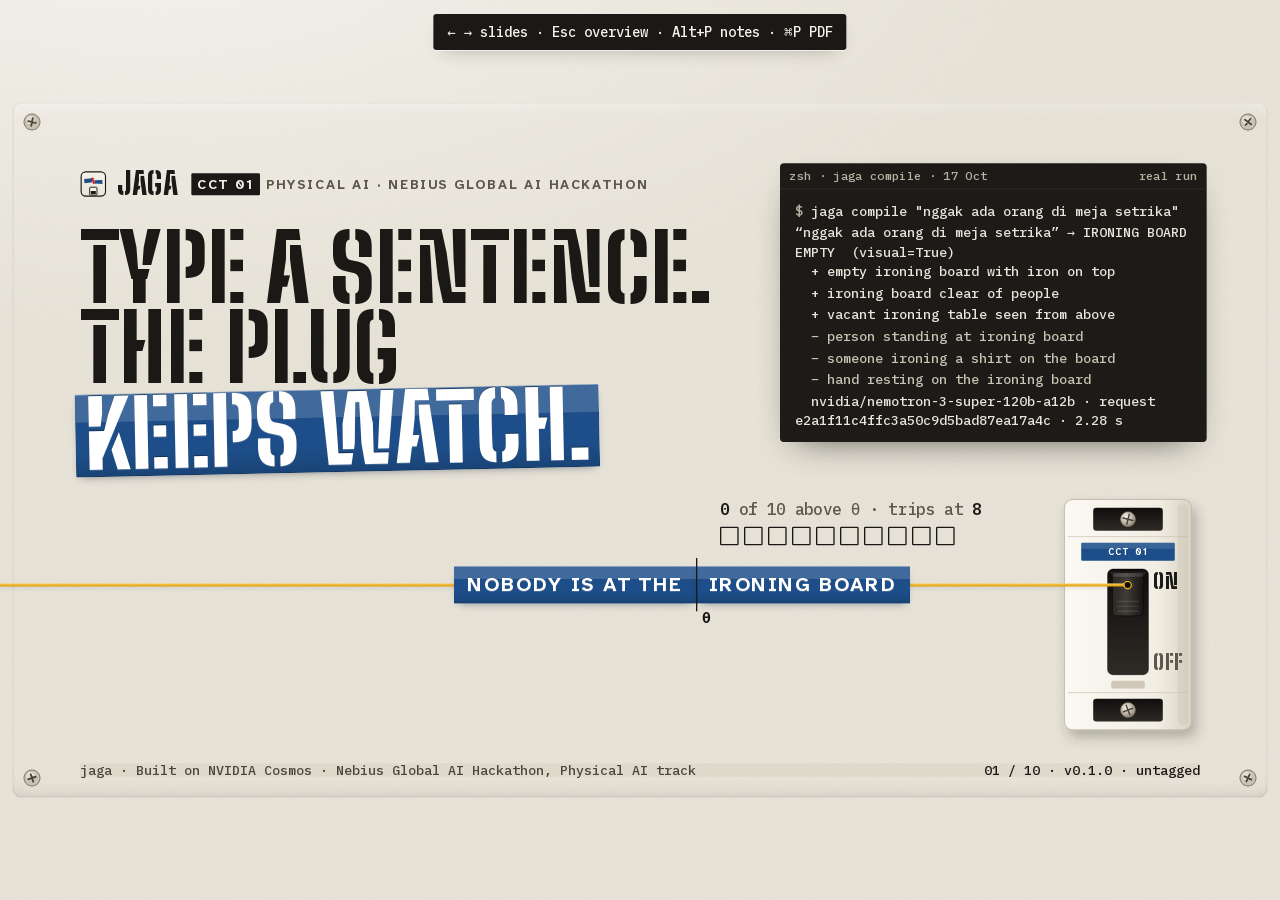
<file: docs/pitch/index.html>
<!doctype html>
<html lang="en">
<head>
<meta charset="utf-8">
<meta name="viewport" content="width=device-width, initial-scale=1">
<title>jaga · pitch deck</title>
<meta name="description" content="jaga&#x27;s pitch deck: built to turn a typed sentence into a tripwire on a laptop camera that can only switch a plug OFF.">
<meta name="author" content="Edy Cu">
<meta name="theme-color" content="#E9E5DA">
<link rel="canonical" href="https://jaga.edycu.dev/pitch/">
<link rel="icon" href="../assets/icon.svg" type="image/svg+xml">
<meta property="og:type" content="website">
<meta property="og:site_name" content="jaga">
<meta property="og:title" content="jaga · the pitch deck">
<meta property="og:description" content="Ten slides: jaga is built to turn a typed sentence into a tripwire that can only switch a smart plug OFF.">
<meta property="og:url" content="https://jaga.edycu.dev/pitch/">
<meta property="og:image" content="https://jaga.edycu.dev/assets/page/og.png?v=23816754">
<meta property="og:image:width" content="1200">
<meta property="og:image:height" content="630">
<meta property="og:image:alt" content="jaga: a typed sentence on blue label tape stretched across the page as a yellow wire, tied to a breaker at OFF">
<meta name="twitter:card" content="summary_large_image">
<meta name="twitter:image" content="https://jaga.edycu.dev/assets/page/og.png?v=23816754">
<!--
  jaga pitch deck, v0.1.0 · untagged. One file: a 1920 × 1080 stage scaled to the window; the enamel ground fills any aspect.
  Keys: → / Space / PageDown next · ← / PageUp previous · Home / End · Esc overview · Alt+P presenter notes.
  Touch: swipe left / right. Print: Cmd/Ctrl+P → Save as PDF → landscape (one slide per page).
  Images: assets/page/overlay-tripped.webp (QA render of the real overlay), assets/icon.svg. The QR encodes https://jaga.edycu.dev/.
-->
<link rel="preload" href="../assets/fonts/bigshouldersstencil-800-latin.woff2" as="font" type="font/woff2" crossorigin>
<link rel="preload" href="../assets/fonts/atkinsonhyperlegiblenext-400-700-latin.woff2" as="font" type="font/woff2" crossorigin>
<link rel="preload" href="../assets/fonts/ibmplexmono-500-latin.woff2" as="font" type="font/woff2" crossorigin>
<style>
@font-face{font-family:"Big Shoulders Stencil";font-style:normal;font-weight:800;font-display:swap;src:url("../assets/fonts/bigshouldersstencil-800-latin-ext.woff2") format("woff2");unicode-range:U+0100-02BA, U+02BD-02C5, U+02C7-02CC, U+02CE-02D7, U+02DD-02FF, U+0304, U+0308, U+0329, U+1D00-1DBF, U+1E00-1E9F, U+1EF2-1EFF, U+2020, U+20A0-20AB, U+20AD-20C4, U+2113, U+2C60-2C7F, U+A720-A7FF}
@font-face{font-family:"Big Shoulders Stencil";font-style:normal;font-weight:800;font-display:swap;src:url("../assets/fonts/bigshouldersstencil-800-latin.woff2") format("woff2");unicode-range:U+0000-00FF, U+0131, U+0152-0153, U+02BB-02BC, U+02C6, U+02DA, U+02DC, U+0304, U+0308, U+0329, U+2000-206F, U+20AC, U+2122, U+2191, U+2193, U+2212, U+2215, U+FEFF, U+FFFD}
@font-face{font-family:"Atkinson Hyperlegible Next";font-style:normal;font-weight:400 700;font-display:swap;src:url("../assets/fonts/atkinsonhyperlegiblenext-400-700-latin-ext.woff2") format("woff2");unicode-range:U+0100-02BA, U+02BD-02C5, U+02C7-02CC, U+02CE-02D7, U+02DD-02FF, U+0304, U+0308, U+0329, U+1D00-1DBF, U+1E00-1E9F, U+1EF2-1EFF, U+2020, U+20A0-20AB, U+20AD-20C4, U+2113, U+2C60-2C7F, U+A720-A7FF}
@font-face{font-family:"Atkinson Hyperlegible Next";font-style:normal;font-weight:400 700;font-display:swap;src:url("../assets/fonts/atkinsonhyperlegiblenext-400-700-latin.woff2") format("woff2");unicode-range:U+0000-00FF, U+0131, U+0152-0153, U+02BB-02BC, U+02C6, U+02DA, U+02DC, U+0304, U+0308, U+0329, U+2000-206F, U+20AC, U+2122, U+2191, U+2193, U+2212, U+2215, U+FEFF, U+FFFD}
@font-face{font-family:"IBM Plex Mono";font-style:normal;font-weight:400;font-display:swap;src:url("../assets/fonts/ibmplexmono-400-latin-ext.woff2") format("woff2");unicode-range:U+0100-02BA, U+02BD-02C5, U+02C7-02CC, U+02CE-02D7, U+02DD-02FF, U+0304, U+0308, U+0329, U+1D00-1DBF, U+1E00-1E9F, U+1EF2-1EFF, U+2020, U+20A0-20AB, U+20AD-20C4, U+2113, U+2C60-2C7F, U+A720-A7FF}
@font-face{font-family:"IBM Plex Mono";font-style:normal;font-weight:400;font-display:swap;src:url("../assets/fonts/ibmplexmono-400-latin.woff2") format("woff2");unicode-range:U+0000-00FF, U+0131, U+0152-0153, U+02BB-02BC, U+02C6, U+02DA, U+02DC, U+0304, U+0308, U+0329, U+2000-206F, U+20AC, U+2122, U+2191, U+2193, U+2212, U+2215, U+FEFF, U+FFFD}
@font-face{font-family:"IBM Plex Mono";font-style:normal;font-weight:500;font-display:swap;src:url("../assets/fonts/ibmplexmono-500-latin-ext.woff2") format("woff2");unicode-range:U+0100-02BA, U+02BD-02C5, U+02C7-02CC, U+02CE-02D7, U+02DD-02FF, U+0304, U+0308, U+0329, U+1D00-1DBF, U+1E00-1E9F, U+1EF2-1EFF, U+2020, U+20A0-20AB, U+20AD-20C4, U+2113, U+2C60-2C7F, U+A720-A7FF}
@font-face{font-family:"IBM Plex Mono";font-style:normal;font-weight:500;font-display:swap;src:url("../assets/fonts/ibmplexmono-500-latin.woff2") format("woff2");unicode-range:U+0000-00FF, U+0131, U+0152-0153, U+02BB-02BC, U+02C6, U+02DA, U+02DC, U+0304, U+0308, U+0329, U+2000-206F, U+20AC, U+2122, U+2191, U+2193, U+2212, U+2215, U+FEFF, U+FFFD}
@font-face{font-family:"IBM Plex Mono";font-style:normal;font-weight:600;font-display:swap;src:url("../assets/fonts/ibmplexmono-600-latin-ext.woff2") format("woff2");unicode-range:U+0100-02BA, U+02BD-02C5, U+02C7-02CC, U+02CE-02D7, U+02DD-02FF, U+0304, U+0308, U+0329, U+1D00-1DBF, U+1E00-1E9F, U+1EF2-1EFF, U+2020, U+20A0-20AB, U+20AD-20C4, U+2113, U+2C60-2C7F, U+A720-A7FF}
@font-face{font-family:"IBM Plex Mono";font-style:normal;font-weight:600;font-display:swap;src:url("../assets/fonts/ibmplexmono-600-latin.woff2") format("woff2");unicode-range:U+0000-00FF, U+0131, U+0152-0153, U+02BB-02BC, U+02C6, U+02DA, U+02DC, U+0304, U+0308, U+0329, U+2000-206F, U+20AC, U+2122, U+2191, U+2193, U+2212, U+2215, U+FEFF, U+FFFD}
@font-face{font-family:"Big Shoulders Stencil Fallback";src:local("Arial Narrow Bold"), local("ArialNarrow-Bold"), local("Arial Narrow");size-adjust:99.15%;ascent-override:99.39%;descent-override:21.63%;line-gap-override:0.00%}
@font-face{font-family:"Atkinson Hyperlegible Next Fallback";src:local("Arial"), local("ArialMT");size-adjust:97.68%;ascent-override:100.74%;descent-override:32.35%;line-gap-override:0.00%}
@font-face{font-family:"IBM Plex Mono Fallback";src:local("Courier New"), local("CourierNewPSMT");size-adjust:99.98%;ascent-override:102.52%;descent-override:27.50%;line-gap-override:0.00%}
/* the design tokens, verbatim from the design direction (§4) */
:root {
  --bg:      #E9E5DA;  /* enamel cream of a steel panel door; survives phone-camera exposure in a lit kitchen */
  --panel:   #F5F2EA;  /* the schedule card laid on the panel */
  --ink:     #1A1916;  /* stencil-paint black; 14.0:1 on --bg */
  --muted:   #5C574C;  /* pencil annotations on the card; 5.7:1 on --bg, body-safe */
  --rule:    #BDB6A6;  /* ruled lines of the schedule card; rules only, never text */
  --wire:    #F0B323;  /* hazard-tape yellow: the tripwire line itself, always present, never a state */
  --before:  #1D4E89;  /* state: armed — label-tape blue; the wire is taut and watching */
  --after:   #D2281C;  /* state: tripped — breaker red; ONLY when a tripwire trips (or its action / the watcher fails) */
  --font-display: "Big Shoulders Stencil", "Big Shoulders Stencil Display", "Arial Narrow", sans-serif;  /* stencil caps of equipment markings sprayed on panel doors */
  --font-body:    "Atkinson Hyperlegible Next", "Atkinson Hyperlegible", system-ui, sans-serif;  /* legibility on a filmed, slightly soft screen */
  --font-data:    "IBM Plex Mono", ui-monospace, monospace;  /* ONLY numbers: margin, z, θ, dwell seconds, s/clip, FA/h, timestamps */
}
/* the same faces, self-hosted, with metric-matched local fallbacks so the swap does not move the page */
:root {
  --font-display: "Big Shoulders Stencil", "Big Shoulders Stencil Fallback", "Arial Narrow", sans-serif;
  --font-body: "Atkinson Hyperlegible Next", "Atkinson Hyperlegible Next Fallback", system-ui, sans-serif;
  --font-data: "IBM Plex Mono", "IBM Plex Mono Fallback", "SF Mono", Menlo, ui-monospace, monospace;
  --hi: rgba(255, 255, 255, .62);
  --lo: rgba(60, 52, 40, .16);
  --shadow: 0 1px 0 rgba(255,255,255,.7), 0 8px 18px -10px rgba(59, 53, 42, .42);
  --ease-out: cubic-bezier(.16, 1, .3, 1);
  --pad: clamp(42px, 4vw, 64px);
  --maxw: 1240px;
}

* { box-sizing: border-box; }
html { -webkit-text-size-adjust: 100%; scroll-padding-top: 128px; }
.sr-only { position: absolute; width: 1px; height: 1px; padding: 0; margin: -1px; overflow: hidden; clip: rect(0 0 0 0); white-space: nowrap; border: 0; }
body {
  margin: 0; color: var(--ink); background-color: var(--bg);
  background-image:
    radial-gradient(120% 80% at 12% -10%, rgba(255,255,255,.55), transparent 60%),
    url("data:image/svg+xml,%3Csvg xmlns='http://www.w3.org/2000/svg' width='220' height='220'%3E%3Cfilter id='n'%3E%3CfeTurbulence type='fractalNoise' baseFrequency='.85' numOctaves='3' stitchTiles='stitch'/%3E%3CfeColorMatrix values='0 0 0 0 .24 0 0 0 0 .2 0 0 0 0 .14 0 0 0 .07 0'/%3E%3C/filter%3E%3Crect width='220' height='220' filter='url(%23n)'/%3E%3C/svg%3E");
  font: 400 1.125rem/1.58 var(--font-body);
  font-feature-settings: "kern"; text-rendering: optimizeLegibility;
}
::selection { background: var(--before); color: #fff; }
:focus-visible { outline: 3px solid var(--before); outline-offset: 3px; border-radius: 2px; }
input, textarea { caret-color: var(--before); }
html { scrollbar-color: #8F8778 var(--bg); }
::-webkit-scrollbar { width: 12px; height: 12px; }
::-webkit-scrollbar-track { background: var(--bg); }
::-webkit-scrollbar-thumb { background: #A39B8B; border: 3px solid var(--bg); border-radius: 8px; }
a { color: inherit; text-decoration-thickness: 1.5px; text-underline-offset: .18em; text-decoration-color: rgba(26,25,22,.45); transition: text-decoration-color .2s, color .2s; }
a:hover { text-decoration-color: var(--before); color: var(--before); }
code, .mono, .num { font-family: var(--font-data); font-variant-numeric: tabular-nums; }
code { font-size: .86em; font-weight: 500; background: rgba(26,25,22,.06); padding: .08em .32em; border-radius: 3px; }
b, strong { font-weight: 700; }
img, svg { display: block; max-width: 100%; }
.skip { position: absolute; left: -9999px; top: 8px; z-index: 50; background: var(--ink); color: var(--panel); padding: 10px 14px; }
.skip:focus { left: 8px; }
.skip:hover, .skip:focus { color: #fff; }
.wrap { width: 100%; max-width: var(--maxw); margin: 0 auto; padding: 0 var(--pad); }

/* ------------------------------------------------------------ stamped labels, tape, buttons */
.lab { font: 700 .78rem/1.2 var(--font-body); letter-spacing: .14em; text-transform: uppercase; color: var(--muted); }
.tape {
  display: inline-block; position: relative; color: #fff; background: var(--before);
  background-image: linear-gradient(180deg, rgba(255,255,255,.16) 0 34%, rgba(255,255,255,0) 34% 100%), linear-gradient(0deg, rgba(0,0,0,.14), rgba(0,0,0,0) 30%);
  box-shadow: 0 1px 0 rgba(255,255,255,.5) inset, 0 -1px 0 rgba(0,0,0,.25) inset, 0 6px 14px -8px rgba(18,32,60,.6);
  text-shadow: 0 -1px 0 rgba(0,0,0,.35), 0 1px 0 rgba(255,255,255,.18);
  border-radius: 2px;
}
.h1 .tape { padding: 0 .12em .02em; margin-left: -.06em; transform: rotate(-1.2deg); }
/* stamped state words: the body face in bold caps (the stencil face is kept for 28 px and up) */
.stamp {
  display: inline-block; font: 700 .8rem/1 var(--font-body); letter-spacing: .14em; text-transform: uppercase;
  padding: .45em .6em .4em; border: 2px solid currentColor; border-radius: 3px; white-space: nowrap;
}
.s-measured { color: var(--ink); }
.s-tested { color: var(--before); }
.s-pending { color: var(--muted); border-style: dashed; }
.s-smoke { color: var(--muted); }
.btn {
  display: inline-flex; align-items: center; gap: .55em; min-height: 48px; padding: 0 1.15em; border-radius: 3px;
  font: 700 1rem/1 var(--font-body); letter-spacing: .01em; text-decoration: none; color: var(--ink);
  border: 2px solid var(--ink); background: rgba(245,242,234,.55); cursor: pointer;
  transition: transform .18s var(--ease-out), box-shadow .18s var(--ease-out), background-color .18s, color .18s;
}
.btn .ic { width: 1.15em; height: 1.15em; flex: none; }
.btn:hover { transform: translateY(-2px); box-shadow: 0 8px 18px -10px rgba(26,25,22,.55); background: var(--panel); color: var(--ink); }
.btn:active { transform: translateY(1px); box-shadow: none; }
.btn-ink { background: var(--ink); color: var(--panel); }
.btn-ink:hover { background: #000; color: #fff; box-shadow: 0 10px 22px -10px rgba(26,25,22,.75); }
.btn-sm { min-height: 40px; font-size: .9rem; padding: 0 .9em; }

/* ------------------------------------------------------------ the panel door (hero) */
.door { position: relative; overflow-x: clip; }
.stage { position: relative; min-height: 100svh; padding: 14px; }
.rim {
  position: absolute; inset: 14px; border-radius: 10px; pointer-events: none;
  box-shadow: inset 0 0 0 1px var(--hi), inset 0 0 0 2px var(--lo), inset 0 18px 30px -24px rgba(255,255,255,.9), inset 0 -18px 30px -26px rgba(59,53,42,.35);
}
.screw { position: absolute; width: 22px; height: 22px; pointer-events: none; }
.screw.tl { left: 26px; top: 26px; } .screw.tr { right: 26px; top: 26px; }
.screw.bl { left: 26px; bottom: 26px; } .screw.br { right: 26px; bottom: 26px; }
.inner { position: relative; min-height: calc(100svh - 28px); display: grid; grid-template-rows: auto 1fr; grid-template-columns: minmax(0, 1fr); }
nav.top { display: flex; flex-wrap: wrap; row-gap: 8px; align-items: center; gap: clamp(12px, 2.4vw, 32px); padding: 22px max(calc(var(--pad) - 6px), 40px) 0; }
.mark { font: 800 2rem/1 var(--font-display); letter-spacing: .02em; text-decoration: none; display: inline-flex; align-items: center; gap: .3em; }
.mark img { width: 34px; height: 34px; }
.mark:hover { color: var(--ink); }
nav.top .links { display: flex; gap: clamp(10px, 2vw, 26px); margin-right: auto; }
nav.top .links a { font-weight: 700; font-size: .95rem; text-decoration: none; padding: 6px 2px; border-bottom: 2px solid transparent; transition: border-color .2s, color .2s; white-space: nowrap; }
nav.top .links a:hover { border-color: var(--before); color: var(--before); }
nav.top .ev { font-size: .82rem; color: var(--muted); white-space: nowrap; }
@media (max-width: 79.9em) { nav.top .ev { display: none; } }
@media (max-width: 60em) { nav.top .btn span { display: none; } nav.top .btn { padding: 0 .8em; } .mark { flex: none; } }
nav.top .btn { min-height: 42px; font-size: .95rem; white-space: nowrap; }

.hero { position: relative; display: grid; grid-template-columns: repeat(12, minmax(0, 1fr)); column-gap: 24px; align-content: center;
  padding: 0 var(--pad); --bh: clamp(250px, min(46vh, 30vw), 430px); --bw: calc(var(--bh) * .6); --drop: calc(var(--bh) * .23); }
.hero-top { grid-column: 1 / span 8; align-self: end; padding-top: clamp(24px, 5vh, 64px); }
.hero-bot { grid-column: 1 / span 7; align-self: start; padding-top: clamp(46px, 7.5vh, 76px); }
@media (min-width: 1100px) and (max-height: 860px) {
  .hero-top { padding-top: clamp(10px, 2.2vh, 24px); }
  .h1 { font-size: min(6rem, 7.2vw, 9.4vh); }
  .hero-bot { padding-top: 58px; }
  .rig { margin-top: clamp(26px, 4vh, 40px); }
  .ctas { margin-top: 14px; } .proof { margin-top: 12px; } .status { margin-top: 8px; }
}
.idplate { display: inline-flex; align-items: center; gap: 10px; margin: 0 0 clamp(12px, 2.2vh, 22px); font: 700 .8rem/1 var(--font-body); letter-spacing: .14em; text-transform: uppercase; }
.idplate .tag { background: var(--ink); color: var(--panel); padding: 7px 9px 6px; border-radius: 2px; white-space: nowrap; }
.idplate .t2 { color: var(--muted); }
.h1 { margin: 0; font: 800 min(6rem, 7.2vw, 10.4vh)/.9 var(--font-display); text-transform: uppercase; letter-spacing: .004em; }
.h1 .ln { display: block; }
.sub { margin: 0; max-width: 58ch; font-size: clamp(1.02rem, 1.22vw, 1.18rem); color: #2D2A25; }
.sub .sc { color: var(--muted); }
@media (min-width: 1100px) { .sub { max-width: min(58ch, 88%); } }  /* ends left of the snap point, under the hanging tape */
.ctas { display: flex; flex-wrap: wrap; gap: 12px; margin-top: clamp(18px, 3vh, 28px); }
.proof { display: flex; flex-wrap: wrap; align-items: center; gap: 10px 16px; margin-top: clamp(14px, 2.4vh, 22px); font-size: .9rem; color: var(--muted); }
.proof ul { display: flex; flex-wrap: wrap; gap: 4px 0; margin: 0; padding: 0; list-style: none; }
.proof li:not(:last-child)::after { content: "·"; margin: 0 .55em; color: var(--muted); }
.cmd { display: inline-flex; align-items: center; gap: 8px; font: 500 .84rem/1 var(--font-data); background: var(--panel); border: 1px solid var(--rule); border-radius: 3px; padding: 7px 8px 7px 11px; color: var(--ink); }
.cmd button { all: unset; cursor: pointer; display: inline-grid; place-items: center; width: 36px; height: 36px; border-radius: 3px; color: var(--muted); transition: background .2s, color .2s; }
.cmd button:hover, .cmd button.ok { background: rgba(26,25,22,.08); color: var(--ink); }
.cmd button:focus-visible { outline: 3px solid var(--before); outline-offset: 2px; }
.cmd .ic { width: 16px; height: 16px; }

/* the rig: the wire (two halves meeting at θ), the tape, the drawn dwell, and the breaker it is tied to */
.rig { grid-column: 1 / -1; position: relative; height: 0; margin-top: clamp(30px, 5vh, 52px); --notch: 55%; }
.brk-wrap { position: absolute; z-index: 1; right: calc(var(--pad) * .25); top: calc(var(--bh) * -.375); width: var(--bw); height: var(--bh); }
.brk { width: 100%; height: 100%; overflow: visible; }
.brk .tag-t { font: 700 15px/1 var(--font-body); letter-spacing: .14em; }
.brk .stamp { font: 800 36px/1 var(--font-display); letter-spacing: .02em; border: 0; padding: 0; }
.brk .st-on { fill: var(--ink); } .brk .st-off { fill: #5C574C; }
.brk .trip-win { fill: #CFC8B8; transition: fill .2s; }
.brk .trip-t { font: 700 9px/1 var(--font-body); letter-spacing: .2em; fill: #fff; opacity: 0; }
.brk .lever { transition: transform .26s cubic-bezier(.55, 0, .8, .4); }
.door.is-off .brk .lever { transform: translateY(92px); }
.door.is-off .brk .st-on { fill: #5C574C; } .door.is-off .brk .st-off { fill: var(--ink); }
.door.is-off .brk .trip-win { fill: var(--after); } .door.is-off .brk .trip-t { opacity: 1; }
.flag { position: absolute; left: 50%; top: calc(100% + 14px); transform: translateX(-50%); display: grid; justify-items: center; gap: 8px; width: max-content; }
.flag .stamp { font: 800 clamp(1.8rem, 2.6vw, 2.4rem)/1 var(--font-display); letter-spacing: .04em; color: var(--after); background: var(--panel); border-width: 3px; padding: .18em .45em .12em; opacity: 0; visibility: hidden; transform: scale(1.35) rotate(-6deg); transition: opacity .15s, transform .32s cubic-bezier(.2, 1.6, .4, 1), visibility 0s .32s; }
.flag .ack { font-size: .86rem; color: var(--muted); opacity: 0; visibility: hidden; transition: opacity .4s .25s, visibility 0s .65s; }
.door.is-stamped .flag .stamp { opacity: 1; visibility: visible; transform: scale(1) rotate(-3deg); transition: opacity .15s, transform .32s cubic-bezier(.2, 1.6, .4, 1), visibility 0s; }
.door.is-acked .flag .ack { opacity: 1; visibility: visible; transition: opacity .4s .25s, visibility 0s; }
.flag .btn { display: none; }
.door:not(.is-pin) .flag .btn { display: inline-flex; }
.door:not(.is-pin):not(.is-snap) .flag .stamp, .door:not(.is-pin):not(.is-snap) .flag .ack { display: none; }
.seg { position: absolute; top: 0; height: 0; z-index: 2; pointer-events: none; }
.seg-l { left: calc(var(--pad) * -1 - 14px); width: calc(var(--notch) + var(--pad) + 14px); transform-origin: 0 0; }
.seg-r { left: var(--notch); right: calc(var(--pad) * .25 + var(--bw) * .5); transform-origin: 100% 0; }
.wire { position: absolute; left: 0; right: 0; top: -2.5px; height: 5px; border-radius: 3px; background: var(--wire);
  background-image: linear-gradient(180deg, rgba(255,255,255,.45), rgba(255,255,255,0) 45%, rgba(0,0,0,.12)); box-shadow: 0 4px 5px -2px rgba(59,53,42,.35); }
.seg-r .wire::after { content: ""; position: absolute; right: -6px; top: -4px; width: 9px; height: 9px; border: 2.5px solid var(--wire); border-radius: 50%; background: #0B0A09; }
.end { position: absolute; top: -9px; width: 16px; height: 18px; opacity: 0; transition: opacity .12s;
  background: repeating-linear-gradient(135deg, var(--after) 0 3px, transparent 3px 6px); }
.seg-l .end { right: -8px; } .seg-r .end { left: -8px; }
.rtape { position: absolute; top: -21px; height: 42px; display: flex; align-items: center; padding: 0 16px;
  font: 700 clamp(.95rem, 1.5vw, 1.4rem)/1 var(--font-body); letter-spacing: .1em; text-transform: uppercase; white-space: nowrap; border-radius: 0; }
.seg-l .rtape { right: 0; padding-right: 10px; }
.seg-r .rtape { left: 0; padding-left: 10px; }
.rtape .ch { display: inline-block; white-space: pre; }
.notch { position: absolute; left: var(--notch); top: -30px; height: 60px; width: 0; border-left: 2px solid var(--ink); z-index: 3; }
.notch b { position: absolute; left: 7px; top: 55px; font: 600 1rem/1 var(--font-data); white-space: nowrap; }
.notch b small { font: 600 .72rem/1 var(--font-body); letter-spacing: .1em; text-transform: uppercase; color: var(--muted); margin-left: 3px; }
.anno { position: absolute; left: calc(var(--notch) + 6px); bottom: 30px; display: grid; gap: 8px; padding: 12px 14px 13px; max-width: calc(100% - var(--notch) - var(--bw) - 30px); }
.vfc { position: absolute; inset: 0; pointer-events: none; }
.rig .anno .vfc { bottom: -96px; }
.vfc i { position: absolute; width: 14px; height: 14px; border: 2px solid var(--ink); }
.vfc i:nth-child(1) { left: 0; top: 0; border-right: 0; border-bottom: 0; } .vfc i:nth-child(2) { right: 0; top: 0; border-left: 0; border-bottom: 0; }
.vfc i:nth-child(3) { left: 0; bottom: 0; border-right: 0; border-top: 0; } .vfc i:nth-child(4) { right: 0; bottom: 0; border-left: 0; border-top: 0; }
.drawn { margin: 0; display: flex; align-items: center; gap: 6px; font-size: .82rem; color: var(--muted); }
.drawn .ic { width: 17px; height: 17px; flex: none; color: var(--ink); }
.count { margin: 0; font: 500 .82rem/1.35 var(--font-data); color: var(--muted); max-width: 100%; }
.count b { color: var(--ink); font-weight: 600; }
.cells { display: flex; gap: 5px; margin: 0; padding: 0; list-style: none; }
.cells li { width: 17px; height: 17px; border: 2px solid var(--ink); border-radius: 2px; background: transparent; transition: background-color .12s, transform .12s; flex: none; }
.cells li.on { background: var(--before); border-color: var(--before); }
.cells li.fire { background: var(--after); border-color: var(--after); transform: scale(1.12); }
.hint { position: absolute; left: calc(var(--notch) + 16px); top: 78px; margin: 0; cursor: pointer; font: 700 .95rem/1.2 var(--font-body); color: var(--ink); background: var(--panel); border: 2px solid var(--ink); border-radius: 3px; padding: 7px 10px; box-shadow: var(--shadow); transition: opacity .3s, visibility 0s, transform .18s var(--ease-out), background-color .18s; }
.rig .hint:hover { transform: translateY(-2px); background: #fff; }
.hint .ar { display: inline-block; animation: nudge 1.6s ease-in-out 3; }
@keyframes nudge { 50% { transform: translateY(4px) } }
.door:not(.is-pin) .hint, .door.is-snap .hint { opacity: 0; visibility: hidden; transition: opacity .3s, visibility 0s .3s; }

/* the door card: the three real tripwires, as on a panel's schedule card (tall screens only) */
.dcard { display: none; pointer-events: none; position: absolute; z-index: 1; right: calc(var(--pad) * .25); bottom: calc(var(--bh) * .375 + 26px); width: min(430px, 34vw);
  background: var(--panel); border: 1px solid var(--rule); border-radius: 4px; box-shadow: var(--shadow); padding: 10px 14px 6px; transform: rotate(.6deg); }
.dcard::before, .dcard::after { content: ""; position: absolute; top: 8px; width: 7px; height: 7px; border-radius: 50%; background: radial-gradient(circle at 35% 35%, #fff, #A89F8E 70%); }
.dcard::before { left: 8px; } .dcard::after { right: 8px; }
.dcard .lab { display: block; text-align: center; padding-bottom: 6px; border-bottom: 2px solid var(--ink); }
.dcard ol { margin: 0; padding: 0; list-style: none; }
.dcard li { display: grid; grid-template-columns: 34px minmax(0, 1fr) auto; gap: 10px; align-items: center; padding: 6px 0; border-bottom: 1px solid var(--rule); font-size: .82rem; line-height: 1.35; }
.dcard li:last-child { border-bottom: 0; }
.dcard .n { font: 800 1.75rem/1 var(--font-display); }
.dcard .w { color: var(--muted); font-size: .76rem; display: block; }
.dcard .s { font: 700 .75rem/1 var(--font-body); letter-spacing: .1em; text-transform: uppercase; }
.dcard .s .t { display: none; color: #fff; background: var(--after); padding: 4px 6px 3px; border-radius: 2px; }
.dcard .s .a { color: var(--before); } .dcard .s .u { color: var(--muted); }
.door.is-stamped .dcard .s .t { display: inline-block; } .door.is-stamped .dcard .s .a { display: none; }
.dcard.is-hidden { display: none !important; }
@media (min-width: 1100px) and (min-height: 800px) { .dcard { display: block; } }
@media (max-height: 959px) { .dcard .w { display: none; } .dcard li { padding: 4px 0; } }
.dcard.measuring { animation: none !important; transform: none !important; }

/* the snap: halves recoil, the ends fray red, the right half hangs from the dropped lever, the module clunks */
.door.is-snap .end { opacity: 1; }
/* the snapped pose itself (print, reduced motion and the deck see it without the animation) */
.door.is-snap .seg-l { transform: translateX(-31px) rotate(2.2deg); }
.door.is-snap .seg-r { transform: translateY(var(--drop)) rotate(-12deg); }
.door.is-snap .seg-l { animation: recoil-l .95s cubic-bezier(.2, .7, .3, 1) both; }
.door.is-snap .seg-r { animation: recoil-r .95s cubic-bezier(.2, .7, .3, 1) both; }
.door.is-rearm .seg-l { animation: rejoin-l .6s var(--ease-out) both; }
.door.is-rearm .seg-r { animation: rejoin-r .6s var(--ease-out) both; }
@keyframes recoil-l { 0% { transform: none } 18% { transform: translateX(-40px) rotate(-.4deg) } 55% { transform: translateX(-30px) rotate(2.8deg) } 78% { transform: translateX(-32px) rotate(1.8deg) } 100% { transform: translateX(-31px) rotate(2.2deg) } }
@keyframes recoil-r { 0% { transform: none } 20% { transform: translateX(26px) translateY(-6px) rotate(1deg) } 50% { transform: translateY(var(--drop)) rotate(-15deg) } 74% { transform: translateY(var(--drop)) rotate(-10deg) } 100% { transform: translateY(var(--drop)) rotate(-12deg) } }
@keyframes rejoin-l { from { transform: translateX(-31px) rotate(2.2deg) } to { transform: none } }
@keyframes rejoin-r { from { transform: translateY(var(--drop)) rotate(-12deg) } to { transform: none } }
.door.is-off .brk-wrap { animation: clunk .34s cubic-bezier(.3, .7, .3, 1); }
@keyframes clunk { 0% { transform: none } 30% { transform: translateY(3px) } 60% { transform: translateY(-1px) } 100% { transform: none } }

/* load: the tape is printed letter by letter, the wire pulls taut, the headline settles (from visible defaults) */
.js .door.is-load .h1 .ln { animation: rise .8s var(--ease-out) both; }
.js .door.is-load .h1 .ln:nth-child(2) { animation-delay: .08s; } .js .door.is-load .h1 .ln:nth-child(3) { animation-delay: .16s; }
.js .door.is-load .dcard, .js .door.is-load .anno { animation: fade .9s .35s var(--ease-out) both; }
.js .door.is-load .rtape .ch { animation: punch .16s steps(2, end) both; }
.js .door.is-load .wire { animation: taut .9s .2s cubic-bezier(.2, 1.5, .35, 1) both; }
.js .door.is-load .brk-wrap { animation: fade .8s .1s var(--ease-out) both; }
@keyframes rise { from { transform: translateY(26px) } }
@keyframes fade { from { opacity: 0; transform: translateY(10px) } }
@keyframes punch { from { opacity: 0; transform: translateY(-3px) scale(1.25) } }
@keyframes taut { from { transform: translateY(14px) scaleY(1.6); opacity: .2 } }

/* pinned scrub (large screens, set by JS): the door holds while the dwell runs */
.door.is-pin { height: 180svh; }
.door.is-pin .stage { position: sticky; top: 0; height: 100svh; overflow: clip; }

/* ------------------------------------------------------------ sections */
section { position: relative; }
.sec { padding: clamp(64px, 11vh, 128px) 0; }
.sec + .sec { padding-top: 0; }
.h2 { margin: 0 0 .35em; font: 800 clamp(2.3rem, 4.4vw, 3.9rem)/.95 var(--font-display); text-transform: uppercase; text-wrap: balance; letter-spacing: .005em; }
.lede { margin: 0; max-width: 34em; color: #2D2A25; }
.src { display: inline-block; margin-top: 12px; font: 400 .9rem/1.5 var(--font-body); color: #4A463D; overflow-wrap: anywhere; }
.src a { font: 500 .93em/1.45 var(--font-data); }
.src a { display: inline; padding: 6px 0; }
figcaption .src { margin-top: 0; }
.src a { color: var(--muted); }
.src a:hover { color: var(--before); }

/* receipts: rating plates */
.plates { display: grid; grid-template-columns: repeat(4, minmax(0, 1fr)); gap: 18px; margin-top: 30px; }
.plate { position: relative; display: flex; flex-direction: column; background: var(--panel); border: 1px solid var(--rule); border-radius: 4px; padding: 22px 22px 18px; box-shadow: var(--shadow); }
.plate::before, .plate::after { content: ""; position: absolute; top: 10px; width: 7px; height: 7px; border-radius: 50%; background: radial-gradient(circle at 35% 35%, #fff, #A89F8E 70%); box-shadow: 0 1px 0 rgba(0,0,0,.15); }
.plate::before { left: 10px; } .plate::after { right: 10px; }
.plate .n { display: block; margin-top: 8px; font: 600 clamp(2.1rem, 3.6vw, 3.1rem)/1 var(--font-data); letter-spacing: -.02em; font-variant-numeric: tabular-nums; }
.plate .n small { font-size: .56em; letter-spacing: 0; color: var(--muted); margin-left: .12em; }
.plate p { margin: 10px 0 0; font-size: .98rem; line-height: 1.45; flex: 1; }

/* the overlay, shown at a size its text can be read; legend + terminal below */
.shot { margin: 34px 0 0; }
.shot .frame { position: relative; border: 2px solid var(--ink); border-radius: 6px; overflow: hidden; background: var(--panel); box-shadow: 0 26px 60px -30px rgba(59,53,42,.65); }
.shot img { width: 100%; height: auto; }
.shot figcaption { margin-top: 28px; font-size: .9rem; color: #4A463D; max-width: 38em; }
.shot .fi { position: relative; }
.qaplate { position: absolute; right: 12px; top: 12px; max-width: 46%; white-space: normal; text-align: right; font: 700 .8rem/1.15 var(--font-body); letter-spacing: .1em; text-transform: uppercase; color: var(--ink); background: var(--panel); border: 2px solid var(--ink); border-radius: 3px; padding: 7px 9px 6px; box-shadow: 0 6px 14px -8px rgba(0,0,0,.45); }
.swipe { display: none; margin: 8px 0 0; font-size: .86rem; color: #4A463D; }
.tsrc { margin-top: 28px; color: #4A463D; }
.qa { display: inline-block; font: 700 .78rem/1 var(--font-body); letter-spacing: .14em; text-transform: uppercase; color: var(--ink); border: 2px solid var(--ink); padding: 5px 6px 4px; margin-right: 6px; border-radius: 2px; background: var(--panel); }
.callout { position: absolute; width: 32px; height: 32px; margin: -16px 0 0 -16px; display: grid; place-items: center; border-radius: 50%; background: var(--ink); color: var(--panel); font: 600 .92rem/1 var(--font-data); box-shadow: 0 0 0 3px var(--panel), 0 6px 14px -6px rgba(0,0,0,.5); }
.under { display: grid; grid-template-columns: minmax(0, 1fr) minmax(0, 1.15fr); gap: 30px; align-items: start; margin-top: 24px; }
.legend { margin: 0; padding: 0; list-style: none; display: grid; gap: 10px; font-size: .95rem; }
.legend li { display: flex; gap: 12px; align-items: baseline; }
.legend b { flex: none; display: inline-grid; place-items: center; width: 26px; height: 26px; border-radius: 50%; background: var(--ink); color: var(--panel); font: 600 .8rem/1 var(--font-data); }
.term { margin: 0; border-radius: 6px; background: #1C1B18; color: #E9E5DA; box-shadow: 0 22px 50px -26px rgba(26,25,22,.75); overflow: hidden; }
.term .bar { display: flex; align-items: center; justify-content: space-between; gap: 10px; padding: 10px 14px; border-bottom: 1px solid #34312B; font: 500 .76rem/1 var(--font-data); color: #B9B2A3; }
.term .bar button { all: unset; cursor: pointer; font: 600 .76rem/1 var(--font-body); letter-spacing: .08em; text-transform: uppercase; color: #E9E5DA; padding: 6px 8px; border-radius: 3px; border: 1px solid #4A463E; transition: background .2s, border-color .2s; }
.term .bar button:hover { background: #2C2A25; border-color: #E9E5DA; }
.term .bar button[hidden] { display: none; }
.term .bar button:focus-visible { outline: 3px solid #E9E5DA; outline-offset: 2px; }
.term pre { margin: 0; padding: 16px 16px 18px; font: 500 .8rem/1.62 var(--font-data); white-space: pre-wrap; word-break: break-word; height: 19em; overflow: auto; }
.term pre::-webkit-scrollbar-track { background: #1C1B18; } .term pre::-webkit-scrollbar-thumb { background: #4A463E; border-color: #1C1B18; }
.term pre:focus-visible { outline: 3px solid #E9E5DA; outline-offset: -3px; }
.term .ln { display: block; min-height: 1.62em; }
.term .ln[hidden] { display: none; }
.term .p { color: #B9B2A3; } .term .c { color: #9A9384; } .term .ok { color: #fff; font-weight: 600; } .term .neg { color: #C9C2B3; }

/* the wiring (single-line diagram) */
.sldfig { margin: 30px 0 0; background: var(--panel); border: 1px solid var(--rule); border-radius: 6px; padding: clamp(10px, 2vw, 26px); box-shadow: var(--shadow); }
.sld { width: 100%; height: auto; font-family: var(--font-body); }
.sld .sl-box { fill: #FBF9F3; stroke: #1A1916; stroke-width: 1.6; }
.sld .sl-cloud .sl-box { fill: #fff; }
.sld .sl-stop .sl-box { fill: #F5F2EA; stroke-dasharray: 6 4; }
.sld .sl-t { font: 700 15px var(--font-body); letter-spacing: .08em; fill: #1A1916; }
.sld .sl-t2 { font-size: 12.5px; letter-spacing: .04em; }
.sld .sl-s { font: 400 14px var(--font-body); fill: #5C574C; }
.sld .sl-c { font: 500 12.5px var(--font-data); fill: #1D4E89; }
.sld .sl-k { font: 700 13px var(--font-body); letter-spacing: .16em; fill: #5C574C; }
.sld .sl-k2 { font: 700 14px var(--font-body); letter-spacing: .08em; fill: #1A1916; }
.sld .sl-s2 { font: 400 14px var(--font-body); fill: #5C574C; }
.sld .sl-l { font: 500 12.5px var(--font-data); fill: #1A1916; paint-order: stroke; stroke: #F5F2EA; stroke-width: 5px; stroke-linejoin: round; }
.sld .sl-a { fill: none; stroke: #1A1916; stroke-width: 1.8; }
.sld .sl-quiet { stroke-dasharray: 4 4; }
.sld .sl-pw { fill: none; stroke: #1A1916; stroke-width: 3.2; }
.sld .sl-sym { fill: none; stroke: #1A1916; stroke-width: 2.4; }
.sld .sl-sym .sl-dot { fill: #1A1916; }
.sld .sl-bound { fill: none; stroke: #1D4E89; stroke-width: 2; stroke-dasharray: 10 7; }
.sld .sl-zone { fill: rgba(29,78,137,.05); stroke: #BDB6A6; stroke-width: 1.5; }
.sld .sl-x path { stroke: #1A1916; stroke-width: 3; fill: none; }
.sld .sl-x .sl-xl { stroke-width: 2; stroke-dasharray: 5 5; }
.sld-tall { display: none; }

/* the schedule (the page's spine) */
.card { background: var(--panel); border: 1px solid var(--rule); border-radius: 6px; box-shadow: var(--shadow); }
.sched-head { display: flex; flex-wrap: wrap; align-items: end; justify-content: space-between; gap: 18px; padding: clamp(22px, 3vw, 34px) clamp(18px, 3vw, 34px) 18px; border-bottom: 2px solid var(--ink); }
.sched-head .h2 { margin: 0; }
.keys { display: flex; flex-wrap: wrap; gap: 8px; align-items: center; }
.cols { position: sticky; top: 0; z-index: 3; height: 38px; display: grid; grid-template-columns: 70px minmax(0, 1.25fr) minmax(0, 1.45fr) 170px; gap: 16px; align-items: center; padding: 0 clamp(18px, 3vw, 34px); background: var(--panel); border-bottom: 1px solid var(--rule); }
.row { border-bottom: 1px solid var(--rule); }
.row:last-child { border-bottom: 0; }
.row-h { position: sticky; top: 38px; z-index: 2; display: grid; grid-template-columns: 70px minmax(0, 1.25fr) minmax(0, 1.45fr) 170px; gap: 16px; align-items: center; padding: 14px clamp(18px, 3vw, 34px); background: var(--panel); border-bottom: 1px dashed var(--rule); }
.cct { font: 800 2.4rem/1 var(--font-display); }
.what { display: flex; align-items: center; gap: 10px; font: 700 1.02rem/1.2 var(--font-body); letter-spacing: .1em; text-transform: uppercase; }
.what .ic { width: 22px; height: 22px; flex: none; }
.rating { font: 500 .84rem/1.35 var(--font-data); color: var(--before); overflow-wrap: anywhere; }
.row-h .stamp { justify-self: start; }
.row-b { display: grid; grid-template-columns: minmax(0, 1fr) minmax(0, 1.05fr); gap: clamp(22px, 4vw, 54px); padding: clamp(26px, 4vw, 46px) clamp(18px, 3vw, 34px) clamp(30px, 4.5vw, 54px) calc(70px + 16px + clamp(18px, 3vw, 34px)); }
.row-b .h2 { font-size: clamp(2rem, 3.4vw, 3rem); }
.row-b p { margin: 0 0 .9em; max-width: 60ch; }
.row-b p:last-child { margin-bottom: 0; }
.vis { min-width: 0; }
@media (min-width: 1100px) { #c06 .txt { position: sticky; top: 132px; align-self: start; } }

/* 01 · the compile drawer, recreated from the frozen fixture */
.drawer { background: #FBF9F3; border: 2px solid var(--ink); border-radius: 4px; padding: 18px; font-size: .95rem; }
.drawer .you { margin: 0 0 14px; font-size: 1.05rem; }
.drawer .two { display: grid; grid-template-columns: 1fr 1fr; gap: 14px; }
.drawer h4 { margin: 0 0 8px; font: 700 .76rem/1.2 var(--font-body); letter-spacing: .14em; text-transform: uppercase; color: var(--muted); }
.drawer ul { margin: 0; padding: 0; list-style: none; display: grid; gap: 7px; }
.drawer .pos li { color: #fff; background: var(--before); padding: 8px 10px; font: 700 .8rem/1.3 var(--font-body); letter-spacing: .06em; text-transform: uppercase; border-radius: 2px; }
.drawer .neg li { border: 2px solid var(--ink); padding: 6px 9px; font: 700 .8rem/1.3 var(--font-body); letter-spacing: .06em; text-transform: uppercase; border-radius: 2px; }
.drawer .meta { margin: 14px 0 0; font: 500 .78rem/1.5 var(--font-data); color: var(--muted); overflow-wrap: anywhere; }
.drawer .meta b { color: var(--ink); font-weight: 600; }

/* 02 · the window strip + speed */
.strip { display: grid; grid-template-columns: repeat(8, minmax(0, 1fr)) 40px auto; gap: 6px; align-items: center; }
.strip i { aspect-ratio: 4 / 3; border: 2px solid var(--ink); border-radius: 2px; background: repeating-linear-gradient(135deg, #E2DDD0 0 6px, #EFEBE1 6px 12px); }
.strip i:nth-of-type(8) { border-color: var(--wire); box-shadow: 0 0 0 2px var(--wire); }
.strip .to { font: 600 1.2rem/1 var(--font-data); text-align: center; }
.strip .vec { font: 500 .82rem/1.3 var(--font-data); background: var(--ink); color: var(--panel); padding: 8px 10px; border-radius: 3px; white-space: nowrap; }
.speeds { display: grid; grid-template-columns: repeat(3, minmax(0, 1fr)); gap: 14px; margin-top: 20px; }
.speeds div { border-top: 3px solid var(--ink); padding-top: 10px; }
.speeds .k { display: block; font: 700 .76rem/1.3 var(--font-body); letter-spacing: .12em; text-transform: uppercase; color: var(--muted); }
.speeds .v { display: block; margin-top: 4px; font: 600 1.7rem/1.05 var(--font-data); }
.speeds .v small { font-size: .55em; color: var(--muted); }
.speeds .d { display: block; margin-top: 6px; font-size: .84rem; line-height: 1.4; color: var(--muted); }

/* 03 · play the rule */
.play { background: #FBF9F3; border: 2px solid var(--ink); border-radius: 4px; padding: 18px; }
.play .opts { display: grid; grid-template-columns: auto 1fr; gap: 10px 14px; align-items: center; margin-bottom: 22px; font-size: .92rem; }
.seg-ctl { display: inline-flex; justify-self: start; border: 2px solid var(--ink); border-radius: 3px; overflow: hidden; }
.seg-ctl button { all: unset; cursor: pointer; padding: 12px 12px; font: 500 .84rem/1 var(--font-data); border-left: 1px solid var(--rule); transition: background .15s, color .15s; }
.seg-ctl button:first-child { border-left: 0; }
.seg-ctl button:hover { background: rgba(29,78,137,.1); }
.seg-ctl button[aria-pressed="true"] { background: var(--ink); color: var(--panel); }
.seg-ctl button:focus-visible { outline: 3px solid var(--before); outline-offset: -3px; }
.seg-ctl button[aria-pressed="true"]:focus-visible { outline-color: var(--wire); }
.wins { display: grid; grid-template-columns: repeat(12, minmax(0, 1fr)); gap: 6px; margin-top: 8px; }
.wins button { all: unset; cursor: pointer; position: relative; aspect-ratio: 3 / 4; border: 2px solid var(--ink); border-radius: 3px; display: grid; place-items: end center; padding-bottom: 4px; font: 500 .76rem/1 var(--font-data); color: var(--muted); transition: background .12s, transform .12s, border-color .12s; }
.wins button:hover { transform: translateY(-2px); border-color: var(--before); }
.wins button[aria-pressed="true"] { background: var(--before); border-color: var(--before); color: #fff; }
.wins button.fire { background: var(--after); border-color: var(--after); color: #fff; }
.wins button[aria-pressed="true"]::after { content: "▲"; position: absolute; top: 5px; font-size: .75rem; line-height: 1; }
.wins button.fire::before { content: "TRIP"; position: absolute; top: -24px; font: 700 .75rem/1 var(--font-body); letter-spacing: .1em; color: #fff; background: var(--after); padding: 3px 5px 2px; border-radius: 2px; }
.wins button:focus-visible { outline: 3px solid var(--before); outline-offset: 2px; }
.read { margin-top: 16px; display: flex; flex-wrap: wrap; gap: 6px 18px; align-items: baseline; font: 500 .86rem/1.4 var(--font-data); }
.read .verdict { font: 800 1.85rem/1 var(--font-display); letter-spacing: .03em; }
.read .verdict.t { color: var(--after); } .read .verdict.a { color: var(--before); }
.read .why { flex-basis: 100%; color: var(--muted); }
.play .row2 { display: flex; flex-wrap: wrap; gap: 8px; margin-top: 16px; }
.play .note { margin: 14px 0 0; font-size: .86rem; color: var(--muted); }

/* 04 · act */
.inv { margin: 0; padding: 0; list-style: none; display: grid; gap: 14px; }
.inv li { display: grid; grid-template-columns: 54px minmax(0, 1fr); gap: 12px; align-items: baseline; }
.inv b { font: 600 1.2rem/1 var(--font-data); }
.row-b p.after { margin-top: 1em; }
code { overflow-wrap: anywhere; }
.shot.small { margin: 0; }
.shot.small .frame { max-width: 400px; }

/* 05 · calibrate: the receipt */
.receipt { background: #FBF9F3; border: 2px solid var(--ink); border-radius: 4px; padding: 18px 20px; font: 500 .84rem/1.6 var(--font-data); position: relative; }
.receipt dl { margin: 0; display: grid; grid-template-columns: max-content minmax(0, 1fr); gap: 3px 16px; }
.receipt dt { color: var(--muted); }
.receipt dd { margin: 0; overflow-wrap: anywhere; }
.receipt .rstamp { position: static; display: inline-block; margin: 0 0 12px; transform: rotate(-2deg); }

/* 06 · the test sheet */
.sheet { margin: 0; padding: 0; list-style: none; border-top: 2px solid var(--ink); }
.sheet li { display: grid; grid-template-columns: minmax(0, 1fr) auto; gap: 6px 14px; align-items: center; padding: 11px 0; border-bottom: 1px solid var(--rule); }
.sheet .t { font-weight: 700; }
.sheet .t { min-width: 0; overflow-wrap: anywhere; }
.sheet .d { grid-column: 1 / -1; font-size: .88rem; color: var(--muted); overflow-wrap: anywhere; }
.sheet .v { font: 600 .92rem/1 var(--font-data); color: var(--ink); }
.qtn { margin: 0 0 .9em; padding-left: 16px; border-left: 3px solid var(--rule); font-style: italic; }

/* honest by design: printed warning labels */
.labels { display: grid; grid-template-columns: repeat(3, minmax(0, 1fr)); gap: 22px; margin-top: 30px; }
.label { position: relative; margin: 0; background: #FBF9F3; border: 3px solid var(--ink); border-radius: 4px; padding: 0 0 18px; box-shadow: var(--shadow); }
.label .lh { display: flex; align-items: center; gap: 10px; padding: 10px 16px; background: var(--ink); color: var(--panel); font: 700 .86rem/1.35 var(--font-body); letter-spacing: .12em; text-transform: uppercase; }
.label .lh svg { width: 20px; height: 20px; flex: none; }
.label blockquote { margin: 16px 18px 0; font-size: 1.04rem; line-height: 1.5; }
.label figcaption { margin: 12px 18px 0; font: 500 .78rem/1.3 var(--font-data); color: var(--muted); }

/* FAQ */
.faq { margin-top: 26px; border-top: 2px solid var(--ink); }
.faq details { border-bottom: 1px solid var(--rule); }
.faq summary { cursor: pointer; list-style: none; display: grid; grid-template-columns: 1fr 28px; gap: 16px; align-items: center; padding: 20px 4px; font: 700 1.12rem/1.35 var(--font-body); transition: color .2s; }
.faq summary::-webkit-details-marker { display: none; }
.faq summary:hover { color: var(--before); }
.faq summary .pm { width: 28px; height: 28px; border: 2px solid currentColor; border-radius: 3px; display: grid; place-items: center; font: 600 1.1rem/1 var(--font-data); transition: transform .25s var(--ease-out); }
.faq details[open] summary .pm { transform: rotate(45deg); }
.faq .a { padding: 0 44px 22px 4px; max-width: 34em; }
.faq .a p { margin: 0 0 .7em; }

/* footer */
footer { padding: 54px 0 70px; border-top: 2px solid var(--ink); margin-top: 0; background-color: #DFD9CC; }

/* materials: the page is the panel. The overlay sits on the mounting plate behind the door (a darker enamel band);
   the honest limits are cream warning labels on a black backing plate (the one full-bleed ink band); the footer is
   the plate again. Text on #DFD9CC: ink 12.6:1, muted 5.0:1; on ink: cream 14.4:1, #C9C2B3 9.7:1. */
.sec.band { padding: clamp(60px, 10vh, 112px) 0; }
.sec.band + .sec { padding-top: clamp(64px, 11vh, 128px); }
.band { position: relative; }
.band-plate { background-color: #DFD9CC;
  background-image: url("data:image/svg+xml,%3Csvg xmlns='http://www.w3.org/2000/svg' width='220' height='220'%3E%3Cfilter id='n'%3E%3CfeTurbulence type='fractalNoise' baseFrequency='.85' numOctaves='3' stitchTiles='stitch'/%3E%3CfeColorMatrix values='0 0 0 0 .24 0 0 0 0 .2 0 0 0 0 .14 0 0 0 .07 0'/%3E%3C/filter%3E%3Crect width='220' height='220' filter='url(%23n)'/%3E%3C/svg%3E");
  box-shadow: inset 0 1px 0 rgba(255,255,255,.7), inset 0 2px 0 rgba(60,52,40,.12), inset 0 22px 34px -26px rgba(255,255,255,.8), inset 0 -22px 34px -28px rgba(59,53,42,.4), inset 0 -1px 0 rgba(26,25,22,.18); }
.band-plate .shot .frame { background: var(--panel); }
.band-ink { background-color: var(--ink); color: #E9E5DA; }
.band-ink .h2 { color: #F5F2EA; }
.band-ink .lede { color: #C9C2B3; }
.band-ink .label { border-color: #E9E5DA; box-shadow: 0 18px 34px -22px rgba(0,0,0,.9); }
.band-ink .label:nth-child(1) { transform: rotate(-.7deg); } .band-ink .label:nth-child(2) { transform: translateY(12px) rotate(.5deg); } .band-ink .label:nth-child(3) { transform: translateY(-5px) rotate(-.3deg); }
.band-ink .screw circle { stroke: #000; }
.band-ink .label .lh { background: #E9E5DA; color: var(--ink); border-bottom: 3px solid var(--ink); }
.band-ink .label blockquote { color: var(--ink); }
.band-ink ::selection { background: #E9E5DA; color: var(--ink); }
.foot { display: flex; flex-wrap: wrap; gap: 24px 30px; align-items: flex-start; }
.foot > div { flex: 1 1 20em; min-width: 0; }
.foot .big { font: 800 clamp(2.6rem, 6vw, 4.6rem)/.9 var(--font-display); margin: 0 0 12px; color: var(--ink); }
.foot p { margin: 0; color: var(--muted); max-width: 52ch; }
.foot nav { flex: 0 1 auto; margin-left: auto; display: flex; flex-wrap: wrap; gap: 10px; justify-content: flex-end; }
.foot .fine { flex: 1 1 100%; display: flex; flex-wrap: wrap; justify-content: space-between; gap: 8px 18px; padding-top: 18px; border-top: 1px solid var(--rule); font-size: .86rem; color: var(--muted); }


/* ------------------------------------------------------------ round-1 additions */
.status { margin: 14px 0 0; font-size: .9rem; color: #4A463D; max-width: 58ch; }
.status b { color: var(--ink); }
details.more { margin-top: .4em; }
details.more summary { cursor: pointer; display: inline-flex; align-items: center; gap: 8px; font: 700 .86rem/1 var(--font-body); letter-spacing: .1em; text-transform: uppercase; color: var(--before); padding: 10px 0; list-style: none; }
details.more summary::-webkit-details-marker { display: none; }
details.more summary::before { content: "+"; display: inline-grid; place-items: center; width: 20px; height: 20px; border: 2px solid currentColor; border-radius: 2px; font: 600 .9rem/1 var(--font-data); transition: transform .2s var(--ease-out); }
details.more[open] summary::before { transform: rotate(45deg); }
details.more summary:hover { color: var(--ink); }
details.more > div { padding-top: 4px; }

/* the rating plate: one engraved plate, four fields */
.rplate { position: relative; margin-top: 30px; background: linear-gradient(180deg, #F7F4EC, #EDE9DF); border: 2px solid var(--ink); border-radius: 6px; box-shadow: 0 1px 0 rgba(255,255,255,.7), 0 12px 24px -14px rgba(59,53,42,.5); }
.rplate::before, .rplate::after { content: ""; position: absolute; top: 12px; width: 10px; height: 10px; border-radius: 50%; background: radial-gradient(circle at 35% 35%, #fff, #A89F8E 70%); box-shadow: 0 1px 0 rgba(0,0,0,.2); }
.rplate::before { left: 12px; } .rplate::after { right: 12px; }
.rp-head { display: flex; justify-content: space-between; gap: 12px; padding: 12px 34px 10px; border-bottom: 2px solid var(--ink); font: 700 .8rem/1 var(--font-body); letter-spacing: .16em; text-transform: uppercase; }
.rp-head span:last-child { color: var(--muted); }
.rp-grid { display: grid; grid-template-columns: repeat(4, minmax(0, 1fr)); }
.rf { display: flex; flex-direction: column; padding: 22px 24px 18px; border-left: 1px solid var(--rule); }
.rf:first-child { border-left: 0; }
.rf .n { display: block; margin-top: 8px; font: 600 clamp(2.1rem, 3.6vw, 3.1rem)/1 var(--font-data); letter-spacing: -.02em; font-variant-numeric: tabular-nums; }
.rf .n small { font-size: .56em; letter-spacing: 0; color: var(--muted); margin-left: .12em; }
.rf p { margin: 10px 0 0; font-size: .98rem; line-height: 1.45; flex: 1; }
.rp-foot { display: flex; flex-wrap: wrap; align-items: center; gap: 10px 16px; padding: 14px 24px; border-top: 2px solid var(--ink); }
.rp-foot .lab { color: var(--ink); }
.rp-note { font-size: .86rem; color: #4A463D; }
.cs { font: 600 .86rem/1.3 var(--font-body); color: var(--before); }
.cs:empty { display: none; }

@media (forced-colors: active) {
  .wins button[aria-pressed="true"], .seg-ctl button[aria-pressed="true"] { forced-color-adjust: none; background: Highlight; color: HighlightText; border-color: Highlight; }
  .wins button.fire { forced-color-adjust: none; background: Mark; color: MarkText; }
  .cells li.on, .cells li.fire { forced-color-adjust: none; background: Highlight; }
  .wire, .tape, .rtape { forced-color-adjust: none; }
}
@media (max-height: 500px) { .cols, .row-h { position: static; } }

/* ------------------------------------------------------------ responsive */
@media (min-width: 1100px) and (max-width: 1279px) { .cells li { width: 13px; height: 13px; } .cells { gap: 3px; } .anno { padding: 10px 10px 11px; } }
@media (max-width: 1099px) {
  .hero { --bh: clamp(200px, 30vw, 300px); }
  .hero-top { grid-column: 1 / -1; }
  .hero-bot { grid-column: 1 / span 6; padding-top: 70px; }
  .rig { --notch: 50%; margin-top: calc(var(--bh) * .375 + 40px); }
  .hero-top .anno { position: relative; left: auto; bottom: auto; width: max-content; max-width: 100%; margin-top: 20px; }
  .cells li { width: 14px; height: 14px; } .cells { gap: 3px; }
  .sld-wide { display: none; } .sld-tall { display: block; max-width: 460px; margin: 0 auto; }
  nav.top .links { gap: 14px; } nav.top .links a { font-size: .9rem; }
  .rp-grid { grid-template-columns: repeat(2, minmax(0, 1fr)); } .rf:nth-child(3) { border-left: 0; } .rf:nth-child(n+3) { border-top: 1px solid var(--rule); }
  .brk .stamp { font: 700 32px/1 var(--font-body); }
  .under { grid-template-columns: minmax(0, 1fr); }
  .row-b { grid-template-columns: minmax(0, 1fr); padding-left: clamp(18px, 3vw, 34px); }
  .labels { grid-template-columns: minmax(0, 1fr); }
}
@media (max-width: 760px) {
  :root { --pad: 18px; }
  body { font-size: 1.04rem; }
  .stage { padding: 8px; } .rim { inset: 8px; }
  .screw { width: 14px; height: 14px; } .screw.tl, .screw.bl { left: 11px; } .screw.tr, .screw.br { right: 11px; }
  .screw.tl, .screw.tr { top: 11px; } .screw.bl, .screw.br { bottom: 11px; }
  nav.top { padding: 20px 18px 0; } nav.top .links { display: none; } nav.top .btn span { display: none; } nav.top .btn { margin-left: auto; padding: 0 .8em; }
  .hero { padding: 0 18px; --pad: 18px; --bh: 150px; column-gap: 0; }
  .hero-bot { display: contents; }
  .hero-top { order: 1; } .rig { order: 2; } .ctas { order: 3; grid-column: 1 / -1; margin-top: calc(var(--bh) * .625 + 9.4em); } .sub { order: 4; grid-column: 1 / -1; margin-top: 26px; } .proof { order: 5; grid-column: 1 / -1; } .status { order: 6; grid-column: 1 / -1; }
  .h1 { font-size: clamp(2.7rem, 13.4vw, 4.2rem); }
  .hero-top { padding-top: 34px; }
  .rig { --notch: 37%; margin-top: calc(var(--bh) * .375 + 36px); }
  .rtape { height: 28px; top: -14px; font-size: .66rem; letter-spacing: .05em; padding: 0 6px; }
  .seg-l .rtape { padding-right: 6px; } .seg-r .rtape { padding-left: 6px; }
  .notch { top: -22px; height: 44px; } .notch b { top: 40px; } .notch b small { display: none; }
  .cells li { width: 13px; height: 13px; } .cells { gap: 4px; }
  .count { white-space: normal; }
  .brk .stamp { font: 700 34px/1 var(--font-body); }
  .flag { top: calc(100% + 8px); left: auto; right: 0; transform: none; justify-items: end; width: 70vw; text-align: right; } .flag .stamp { font-size: 1.8rem; } .flag .ack { font-size: .76rem; }
  .idplate { flex-wrap: wrap; row-gap: 8px; }
  .rp-grid { grid-template-columns: minmax(0, 1fr); } .rf { border-left: 0 !important; border-top: 1px solid var(--rule); } .rf:first-child { border-top: 0; }
  .shot:not(.small) .frame { overflow-x: auto; } .shot:not(.small) .frame .fi { width: 820px; } .swipe { display: block; }
  .row-h .stamp { white-space: normal; text-align: center; }
  .cols { display: none; }
  .row-h { top: 0; grid-template-columns: 52px minmax(0, 1fr) auto; row-gap: 6px; }
  .row-h .rating { grid-column: 2 / -1; grid-row: 2; }
  .cct { font-size: 2rem; }
  .drawer .two { grid-template-columns: minmax(0, 1fr); }
  .strip { grid-template-columns: repeat(8, minmax(0, 1fr)); } .strip .to { grid-column: span 1; justify-self: center; } .strip .vec { grid-column: span 7; justify-self: start; }
  .speeds { grid-template-columns: minmax(0, 1fr); }
  .wins { grid-template-columns: repeat(6, minmax(0, 1fr)); row-gap: 26px; }
  .callout { width: 26px; height: 26px; margin: -13px 0 0 -13px; font-size: .75rem; }
  .foot nav { margin-left: 0; justify-content: flex-start; }
  .term pre { font-size: .75rem; height: 19em; }
  .proof ul { flex-direction: column; gap: 2px; } .proof li::after { content: none !important; }
  .brk .trip-t { display: none; }
}

@media (max-width: 400px) {
  .row-h { grid-template-columns: 46px minmax(0, 1fr); }
  .row-h .cct { grid-row: 1 / span 3; align-self: start; }
  .row-h .rating { grid-column: 2; grid-row: 2; }
  .row-h .stamp { grid-column: 2; grid-row: 3; justify-self: start; }
}
@media (max-width: 640px) { .row-h { position: static; } }

@media (prefers-reduced-motion: reduce) {
  *, *::before, *::after { animation: none !important; transition: none !important; scroll-behavior: auto !important; }
}
@media print {
  .band-ink { background: none; color: var(--ink); } .band-ink .h2 { color: var(--ink); } .band-ink .lede { color: #4A463D; }
  .door.is-pin { height: auto; } .door.is-pin .stage { position: relative; height: auto; }
  .hint, nav.top .links, .term .bar button, .play .row2, .cmd button, .flag .btn { display: none !important; }
  .row-h, .cols { position: static; }
  .term pre { height: auto; overflow: visible; }
  * { animation: none !important; transition: none !important; }
  body { background: #fff; }
}

/* ------------------------------------------------------------ the deck: a 1920 × 1080 stage on the same enamel door */
/* jaga pitch deck: the landing's CSS plus these slide rules */
html, body { height: 100%; overscroll-behavior: none; }
body.deck { margin: 0; overflow: hidden; background-color: var(--bg); }
.viewport { position: fixed; inset: 0; overflow: hidden; }
.dstage { position: absolute; left: 50%; top: 50%; width: 1920px; height: 1080px; transform: translate(-50%, -50%) scale(var(--s, 1)); font-size: 26px; line-height: 1.45; }
.sframe { position: absolute; inset: 0; pointer-events: none; }
.sframe.cur { pointer-events: auto; }
.slide { position: absolute; inset: 0; overflow: hidden; opacity: 0; visibility: hidden; transition: opacity .35s ease, visibility 0s .35s; }
.slide.on { opacity: 1; visibility: visible; transition: opacity .35s ease; }
.speaker-notes { display: none; }
.slide .rim { inset: 18px; border-radius: 14px; }
.slide .screw { width: 28px; height: 28px; }
.slide .screw.tl { left: 34px; top: 34px; } .slide .screw.tr { right: 34px; top: 34px; }
.slide .screw.bl { left: 34px; bottom: 34px; } .slide .screw.br { right: 34px; bottom: 34px; }
.sfoot { position: absolute; left: 120px; right: 120px; bottom: 50px; display: flex; justify-content: space-between; align-items: center; font: 500 20px/1 var(--font-data); color: #4A463D; border: 0; padding: 0; margin: 0; }
.sfoot .ver { color: var(--ink); }
.sh { position: absolute; left: 120px; top: 104px; margin: 0; font: 800 112px/.9 var(--font-display); text-transform: uppercase; letter-spacing: .005em; max-width: 1680px; }
.sh .tape { padding: 0 .12em .02em; transform: rotate(-1deg); }
.sl { position: absolute; left: 120px; margin: 0; font-size: 34px; line-height: 1.38; color: #2D2A25; max-width: 1060px; }
.sl b { color: var(--ink); }
.lab-lg { font: 700 20px/1.2 var(--font-body); letter-spacing: .14em; text-transform: uppercase; color: var(--muted); }

/* the rig on a fixed stage: same parts as the landing, sizes in px */
.drig { position: absolute; left: 0; right: 0; height: 0; --bh: 420px; --bw: 252px; --drop: 96.6px; --pad: 120px; --notch: 50%; }
.drig .rig { position: absolute; left: 120px; right: 120px; top: 0; margin: 0; height: 0; }
.drig .rtape { font-size: 30px; height: 56px; top: -28px; padding: 0 20px; }
.drig .notch { top: -40px; height: 80px; } .drig .notch b { top: 78px; font-size: 22px; }
.drig .flag .stamp { font-size: 56px; }
.drig .flag .ack { font-size: 20px; }
.drig .flag .btn { display: none !important; }
.drig .seg-l { left: -140px; width: calc(var(--notch) + 140px); }
.drig .seg-r { right: calc(var(--bw) * .5); }
.drig .brk-wrap { right: 0; }
.drig .anno { bottom: 46px; left: calc(var(--notch) + 22px); gap: 10px; max-width: none; }
.drig .drawn { font-size: 24px; } .drig .count { font-size: 24px; }
.drig .cells li { width: 28px; height: 28px; } .drig .cells { gap: 8px; }
.door.static .flag .stamp { opacity: 1; transform: scale(1) rotate(-3deg); transition: none; }
.door.static .flag .ack { opacity: 1; transition: none; }

/* 01 cover */
.cover-h { position: absolute; left: 120px; top: 206px; margin: 0; font: 800 138px/.88 var(--font-display); text-transform: uppercase; }
.cover-h .ln { display: block; }
.cover-h .tape { padding: 0 .1em .02em; margin-left: -.05em; transform: rotate(-1.2deg); }
.s-cover .idplate { position: absolute; left: 120px; top: 118px; margin: 0; font-size: 20px; }
.s-cover .drig { --notch: 46%; --bh: 360px; --bw: 216px; --drop: 82.8px; }
.s-cover .term { position: absolute; right: 110px; top: 110px; width: 640px; }
.s-cover .term pre { height: auto; font-size: 20px; line-height: 1.45; padding: 18px 22px; }
.s-cover .term .bar { font-size: 18px; }
.s-cover .idplate .s-icon { width: 40px; height: 40px; margin-right: 6px; }
.s-cover .idplate .wm { font: 800 46px/1 var(--font-display); text-transform: uppercase; letter-spacing: .02em; color: var(--ink); margin-right: 10px; }

/* 02 hook */
.s-hook .sh { top: 250px; font-size: 168px; max-width: 1400px; }
.s-hook .sl { top: 640px; font-size: 38px; max-width: 1180px; }
.s-hook .sl .sc { color: var(--muted); }
.mdet { position: absolute; right: 150px; top: 640px; width: 420px; border: 3px solid var(--ink); border-radius: 6px; background: var(--panel); padding: 22px 26px; box-shadow: var(--shadow); }
.mdet .lab-lg { display: block; margin-bottom: 14px; }
.mdet .read { margin: 0; display: grid; grid-template-columns: auto 1fr; gap: 6px 18px; font: 600 26px/1.3 var(--font-data); }
.mdet .read span:nth-child(odd) { color: var(--muted); font-weight: 500; }
.mdet small { display: block; margin-top: 12px; font: 400 18px/1.35 var(--font-body); color: var(--muted); }

/* 03 problem: three ways to cut an iron's power */
.cmp { position: absolute; left: 120px; right: 120px; top: 360px; display: grid; grid-template-columns: repeat(3, 1fr); gap: 28px; }
.cmp > div { background: var(--panel); border: 2px solid var(--rule); border-radius: 6px; padding: 34px 34px 38px; box-shadow: var(--shadow); }
.cmp > div.us { border: 3px solid var(--ink); }
.cmp h3 { margin: 0 0 18px; font: 700 26px/1.2 var(--font-body); letter-spacing: .12em; text-transform: uppercase; }
.cmp p { margin: 0; font-size: 32px; line-height: 1.35; }
.cmp .us h3 { color: var(--before); }
.cmp .glyph { height: 120px; margin-bottom: 22px; }
.cmp .glyph svg { height: 120px; width: auto; max-width: 100%; }

/* 04 the frozen slide */
.s-frozen .vf { position: absolute; left: 120px; top: 100px; width: 1380px; height: 600px; }
.vf i { position: absolute; width: 60px; height: 60px; border: 6px solid var(--ink); }
.vf i:nth-child(1) { left: 0; top: 0; border-right: 0; border-bottom: 0; } .vf i:nth-child(2) { right: 0; top: 0; border-left: 0; border-bottom: 0; }
.vf i:nth-child(3) { left: 0; bottom: 0; border-right: 0; border-top: 0; } .vf i:nth-child(4) { right: 0; bottom: 0; border-left: 0; border-top: 0; }
.vf .vlab { position: absolute; left: 84px; top: 18px; font: 500 24px/1 var(--font-data); color: #4A463D; }
.s-frozen .drig { top: 470px; --notch: 47%; }
.s-frozen .quote { position: absolute; left: 120px; right: 440px; top: 742px; margin: 0; font: 800 60px/.98 var(--font-display); text-transform: uppercase; }
.s-frozen .drawnlab { position: absolute; left: 204px; top: 160px; margin: 0; font-size: 26px; color: #4A463D; }

/* 05 the wiring */
.s-wire .sldbox { position: absolute; left: 120px; right: 120px; top: 250px; height: 700px; display: grid; place-items: center; }
.s-wire .sld { width: 1680px; height: auto; }
.sld .dk-t { font: 700 28px var(--font-body); letter-spacing: .05em; fill: #1A1916; }
.sld .dk-s { font: 400 24px var(--font-body); fill: #4A463D; }
.sld .dk-k { font: 700 22px var(--font-body); letter-spacing: .14em; fill: #4A463D; }
.sld .dk-red { fill: #1A1916; font-weight: 700; }
.s-wire .sld .sl-l { font-size: 24px; stroke-width: 8px; }
.s-wire .sld .sl-a { stroke-width: 2.6; }

/* 06 the demo */
.s-demo .shotbox { position: absolute; left: 120px; top: 236px; width: 1680px; }
.s-demo .shotbox .frame { position: relative; border: 3px solid var(--ink); border-radius: 8px; overflow: hidden; box-shadow: 0 30px 60px -30px rgba(59,53,42,.65); }
.s-demo .shotbox img { width: 100%; height: auto; }
.s-demo .callout { width: 54px; height: 54px; margin: -27px 0 0 -27px; font-size: 26px; box-shadow: 0 0 0 5px var(--panel), 0 8px 18px -6px rgba(0,0,0,.5); }
.s-demo .legend { position: absolute; left: 120px; right: 120px; top: 790px; display: flex; flex-wrap: nowrap; justify-content: space-between; gap: 36px; font-size: 28px; line-height: 1.25; }
.s-demo .legend li { align-items: center; }
.s-demo .legend b { width: 44px; height: 44px; font-size: 22px; }
.s-demo .qacap { position: absolute; left: 120px; top: 880px; margin: 0; font-size: 26px; color: #4A463D; }
.s-demo .qa { font-size: 20px; padding: 8px 10px 7px; }

/* 07 the rule */
.s-rule .inv { position: absolute; left: 120px; top: 360px; width: 780px; gap: 44px; }
.s-rule .inv li { grid-template-columns: 110px 1fr; font-size: 40px; line-height: 1.3; }
.s-rule .inv b { font-size: 68px; }
.cellsbig { position: absolute; left: 980px; top: 380px; width: 820px; }
.cellsbig ol { display: grid; grid-template-columns: repeat(10, 1fr); gap: 12px; margin: 0; padding: 0; list-style: none; }
.cellsbig li { aspect-ratio: 3 / 4; border: 4px solid var(--ink); border-radius: 5px; display: grid; place-items: end center; padding-bottom: 8px; font: 500 18px/1 var(--font-data); color: var(--muted); position: relative; }
.cellsbig li.on { background: var(--before); border-color: var(--before); color: #fff; }
.cellsbig li.fire { background: var(--after); border-color: var(--after); color: #fff; }
.cellsbig li.fire::before { content: "TRIP"; position: absolute; top: -40px; font: 700 22px/1 var(--font-body); letter-spacing: .1em; color: #fff; background: var(--after); padding: 5px 8px 4px; border-radius: 3px; }
.cellsbig .kn { margin: 28px 0 0; font: 500 30px/1.4 var(--font-data); }
.cellsbig .big { margin: 56px 0 0; font: 600 132px/1 var(--font-data); letter-spacing: -.03em; }
.cellsbig .big small { font-size: .4em; color: var(--muted); letter-spacing: 0; }
.cellsbig .cap { margin: 14px 0 0; font-size: 32px; color: #2D2A25; }

/* 08 the schedule of test results */
.s-sched .sheetcard { position: absolute; left: 120px; right: 120px; top: 300px; background: var(--panel); border: 2px solid var(--ink); border-radius: 8px; padding: 18px 44px 26px; box-shadow: var(--shadow); }
.s-sched .sheet { border-top: 0; }
.s-sched .sheet li { padding: 34px 0; grid-template-columns: minmax(0, 1fr) 420px 240px; gap: 30px; }
.s-sched .sheet li:last-child { border-bottom: 0; }
.s-sched .sheet .t { font-size: 44px; }
.s-sched .sheet .v { font-size: 40px; text-align: right; }
.s-sched .sheet .stamp { font-size: 24px; text-align: center; padding: .5em .7em .45em; border-width: 3px; justify-self: end; }
.s-sched .target { position: absolute; left: 120px; right: 120px; top: 836px; margin: 0; font: 800 52px/1 var(--font-display); text-transform: uppercase; color: var(--ink); }

/* 09 built on Nebius + NVIDIA */
.rcards { position: absolute; left: 120px; right: 120px; top: 300px; display: grid; grid-template-columns: repeat(2, 1fr); gap: 32px; }
.rcard { background: var(--panel); border: 2px solid var(--ink); border-radius: 6px; padding: 36px 40px 40px; box-shadow: var(--shadow); min-height: 290px; }
.rcard h3 { margin: 0 0 6px; font: 700 22px/1.2 var(--font-body); letter-spacing: .12em; text-transform: uppercase; color: var(--before); }
.rcard .what { display: block; margin: 0 0 22px; font: 800 72px/1 var(--font-display); text-transform: uppercase; letter-spacing: .01em; }
.rcard p { margin: 0; font: 500 30px/1.45 var(--font-data); color: var(--ink); overflow-wrap: anywhere; }
.rcard p span { color: var(--muted); }

/* 10 the ask */
.s-ask .asks { position: absolute; left: 120px; top: 330px; width: 1060px; margin: 0; padding: 0; list-style: none; display: grid; gap: 28px; }
.s-ask .asks li { display: grid; grid-template-columns: 70px 1fr; gap: 18px; font-size: 34px; line-height: 1.3; }
.s-ask .asks b { font: 800 56px/1 var(--font-display); }
.s-ask .qrbox { position: absolute; right: 150px; top: 300px; width: 420px; text-align: center; }
.s-ask .qrbox .qr { width: 360px; height: 360px; margin: 0 auto; border: 3px solid var(--ink); border-radius: 6px; padding: 10px; background: var(--panel); box-sizing: content-box; }
.s-ask .qrbox p { margin: 18px 0 0; font: 600 26px/1.3 var(--font-data); }
.s-ask .qrbox small { display: block; margin-top: 8px; font: 400 20px/1.35 var(--font-body); color: var(--muted); }
.s-ask .close { position: absolute; left: 120px; top: 840px; margin: 0; font: 800 72px/.95 var(--font-display); text-transform: uppercase; }
.s-ask .close .tape { padding: 0 .12em; transform: rotate(-1deg); }

/* chrome outside the stage */
.navbtn { position: fixed; top: 50%; margin-top: -23px; z-index: 5; width: 46px; height: 46px; border-radius: 50%; border: 2px solid var(--ink); background: var(--panel); color: var(--ink); display: grid; place-items: center; cursor: pointer; opacity: .0; transition: opacity .25s, transform .15s; }
.navbtn svg { width: 20px; height: 20px; }
.navbtn.prev { left: 14px; } .navbtn.next { right: 14px; }
.navbtn:hover { transform: translateY(-2px); background: #fff; }
.navbtn:focus-visible { opacity: 1; }
body.moved .navbtn, body.touch .navbtn { opacity: .92; }
.counter { position: fixed; right: 136px; bottom: 26px; z-index: 5; font: 600 15px/1 var(--font-data); color: var(--ink); background: var(--panel); border: 1.5px solid var(--rule); border-radius: 3px; padding: 7px 9px; }
.hint { position: fixed; left: 50%; top: 14px; transform: translateX(-50%); z-index: 6; margin: 0; font: 500 14px/1 var(--font-data); background: var(--ink); color: var(--panel); padding: 9px 12px; border-radius: 3px; transition: opacity .6s; }
.hint.gone { opacity: 0; pointer-events: none; }
.rotate { display: none; position: fixed; left: 50%; bottom: 18px; transform: translateX(-50%); z-index: 6; margin: 0; font: 600 14px/1.3 var(--font-body); background: var(--ink); color: var(--panel); padding: 10px 14px; border-radius: 3px; text-align: center; width: max-content; max-width: 90vw; }
@media (orientation: portrait) and (max-width: 700px) { .rotate { display: block; } .hint { display: none; } }
.notes { display: none; position: fixed; left: 0; right: 0; bottom: 0; min-height: 20vh; max-height: 34vh; z-index: 4; background: var(--ink); color: var(--panel); padding: 16px 28px; font-size: clamp(14px, 2.2vh, 19px); line-height: 1.5; overflow: auto; }
.notes:focus-visible { outline: 3px solid var(--wire); outline-offset: -3px; }
.notes b { display: block; font: 600 14px/1 var(--font-data); color: var(--wire); margin-bottom: 10px; letter-spacing: .04em; }
.presenter .notes { display: block; }
.presenter { cursor: none; } .presenter.moved { cursor: auto; }
body.overview { overflow: auto; }
.overview .viewport { position: static; overflow: visible; }
.overview .dstage { position: static; transform: none; width: auto; height: auto; display: grid; grid-template-columns: repeat(auto-fill, 384px); gap: 26px; padding: 34px; justify-content: center; }
.overview .sframe { position: relative; width: 384px; height: 216px; overflow: hidden; cursor: pointer; pointer-events: auto; background: var(--bg); outline: 1.5px solid var(--rule); transition: outline-color .2s, transform .2s var(--ease-out); }
.overview .sframe:hover { outline: 2px solid var(--ink); transform: translateY(-2px); }
.overview .sframe.cur { outline: 3px solid var(--before); }
.overview .sframe:focus-visible { outline: 4px solid var(--ink); outline-offset: 4px; }
.overview .slide { opacity: 1; visibility: visible; width: 1920px; height: 1080px; transform: scale(.2); transform-origin: 0 0; transition: none; pointer-events: none; }
.overview .navbtn, .overview .hint, .overview .rotate { display: none; }

@media print {
  @page { size: 16in 9in; margin: 0; }
  html, body { height: auto; overflow: visible; -webkit-print-color-adjust: exact; print-color-adjust: exact; }
  body.deck { overflow: visible; }
  .viewport { position: static; overflow: visible; } .dstage { position: static; transform: none; width: auto; height: auto; }
  .sframe { position: relative; width: 1536px; height: 864px; overflow: hidden; background: var(--bg); break-after: page; page-break-after: always; break-inside: avoid; page-break-inside: avoid; -webkit-print-color-adjust: exact; print-color-adjust: exact; }
  .sframe:last-child { break-after: auto; page-break-after: auto; }
  .slide { opacity: 1 !important; visibility: visible !important; width: 1920px; height: 1080px; zoom: .8; transition: none; }
  .navbtn, .hint, .notes, .speaker-notes, .rotate { display: none !important; }
}

/* 03 · the comparison as a ruled table */
.cmp-t { position: absolute; left: 120px; right: 120px; top: 330px; width: calc(100% - 240px); border-collapse: collapse; font-size: 36px; }
.cmp-t th, .cmp-t td { text-align: left; padding: 26px 20px; border-bottom: 2px solid var(--rule); vertical-align: middle; }
.cmp-t thead th { font: 700 22px/1 var(--font-body); letter-spacing: .14em; text-transform: uppercase; color: #4A463D; border-bottom: 3px solid var(--ink); padding-top: 0; }
.cmp-t tbody th { font: 700 34px/1.2 var(--font-body); white-space: nowrap; }
.cmp-t .glyph { display: inline-block; width: 92px; vertical-align: middle; margin-right: 18px; }
.cmp-t .glyph svg { width: 92px; height: auto; }
.cmp-t tr.us th, .cmp-t tr.us td { background: var(--panel); }
.cmp-t tr.us th { color: var(--before); }
.cmp-t tr.us td:last-child { font-weight: 700; }

/* 09 · the receipts as one ruled schedule */
.rcp { position: absolute; left: 120px; right: 120px; top: 320px; width: calc(100% - 240px); border-collapse: collapse; background: var(--panel); border: 3px solid var(--ink); }
.rcp th, .rcp td { text-align: left; padding: 30px 32px; border-bottom: 2px solid var(--rule); vertical-align: middle; }
.rcp tr:last-child th, .rcp tr:last-child td { border-bottom: 0; }
.rcp th { font: 700 24px/1.2 var(--font-body); letter-spacing: .12em; text-transform: uppercase; color: var(--before); width: 330px; }
.rcp td.w { font: 800 60px/1 var(--font-display); text-transform: uppercase; letter-spacing: .01em; }
.rcp td.r { font: 500 30px/1.35 var(--font-data); text-align: right; }

.phone { display: none; position: fixed; left: 50%; top: 12px; transform: translateX(-50%); z-index: 7; margin: 0; width: max-content; max-width: 92vw; font: 600 14px/1.35 var(--font-body); background: var(--panel); color: var(--ink); border: 2px solid var(--ink); border-radius: 3px; padding: 9px 12px; text-align: center; }
.phone a { color: var(--before); }
@media (max-width: 900px) { .hint { display: none; } }
@media (max-width: 900px) and (orientation: portrait) { .phone { display: block; } }
.capture .phone { display: none !important; }
@media print { .phone, .dctl { display: none !important; } }

</style>
<script>document.documentElement.classList.add("js");</script>
</head>
<body class="deck">
<main class="viewport" id="main"><div class="dstage" id="dstage">

<div class="sframe"><section class="slide s-cover" data-title="Cover" aria-label="Slide 1: cover">
 <div class="rim" aria-hidden="true"></div><svg class="screw tl" viewBox="0 0 22 22" aria-hidden="true"><circle cx="11" cy="11" r="9.5" fill="#C9C2B3" stroke="#6E685B"/><circle cx="9.5" cy="9" r="5" fill="#EFEBE1" opacity=".7"/><path d="M6.5 11h9M11 6.5v9" stroke="#4A453C" stroke-width="2.2" stroke-linecap="round" transform="rotate(12 11 11)"/></svg><svg class="screw tr" viewBox="0 0 22 22" aria-hidden="true"><circle cx="11" cy="11" r="9.5" fill="#C9C2B3" stroke="#6E685B"/><circle cx="9.5" cy="9" r="5" fill="#EFEBE1" opacity=".7"/><path d="M6.5 11h9M11 6.5v9" stroke="#4A453C" stroke-width="2.2" stroke-linecap="round" transform="rotate(38 11 11)"/></svg><svg class="screw bl" viewBox="0 0 22 22" aria-hidden="true"><circle cx="11" cy="11" r="9.5" fill="#C9C2B3" stroke="#6E685B"/><circle cx="9.5" cy="9" r="5" fill="#EFEBE1" opacity=".7"/><path d="M6.5 11h9M11 6.5v9" stroke="#4A453C" stroke-width="2.2" stroke-linecap="round" transform="rotate(71 11 11)"/></svg><svg class="screw br" viewBox="0 0 22 22" aria-hidden="true"><circle cx="11" cy="11" r="9.5" fill="#C9C2B3" stroke="#6E685B"/><circle cx="9.5" cy="9" r="5" fill="#EFEBE1" opacity=".7"/><path d="M6.5 11h9M11 6.5v9" stroke="#4A453C" stroke-width="2.2" stroke-linecap="round" transform="rotate(25 11 11)"/></svg>
 <p class="idplate"><img class="s-icon" src="../assets/icon.svg" alt="" width="40" height="40"><span class="wm">jaga</span><span class="tag">CCT 01</span><span class="t2">Physical AI · Nebius Global AI Hackathon</span></p>
 <h1 class="cover-h"><span class="ln">Type a sentence.</span><span class="ln">The plug</span><span class="ln"><span class="tape">keeps watch.</span></span></h1>
 <figure class="term"><div class="bar"><span>zsh · jaga compile · 17 Oct</span><span>real run</span></div><pre><span class="ln"><span class="p">$ </span>jaga compile &quot;<span lang="id">nggak ada orang di meja setrika</span>&quot;</span><span class="ln">“<span lang="id">nggak ada orang di meja setrika</span>” → IRONING BOARD EMPTY  (visual=True)</span><span class="ln">  + empty ironing board with iron on top</span><span class="ln">  + ironing board clear of people</span><span class="ln">  + vacant ironing table seen from above</span><span class="ln neg">  − person standing at ironing board</span><span class="ln neg">  − someone ironing a shirt on the board</span><span class="ln neg">  − hand resting on the ironing board</span><span class="ln">  nvidia/nemotron-3-super-120b-a12b · request e2a1f11c4ffc3a50c9d5bad87ea17a4c · 2.28 s</span></pre></figure>
 <div class="drig door" style="top:742px"><div class="rig" aria-hidden="true"><div class="seg seg-l"><div class="wire"></div><span class="end"></span><span class="rtape tape">NOBODY IS AT THE</span></div><div class="seg seg-r"><div class="wire"></div><span class="end"></span><span class="rtape tape">IRONING BOARD</span></div><div class="notch"><b>θ</b></div><div class="anno"><p class="count"><b>0</b> of 10 above θ · trips at <b>8</b></p><ol class="cells"><li class=""></li><li class=""></li><li class=""></li><li class=""></li><li class=""></li><li class=""></li><li class=""></li><li class=""></li><li class=""></li><li class=""></li></ol></div><div class="brk-wrap"><svg class="brk" viewBox="0 0 240 400" role="img" aria-labelledby="da-t">
<title id="da-t">Breaker for circuit 01: lever up at ON; it drops to OFF on a trip</title>
<defs>
 <linearGradient id="da-body" x1="0" x2="1"><stop offset="0" stop-color="#FBF9F3"/><stop offset=".72" stop-color="#F2EEE4"/><stop offset="1" stop-color="#DAD3C3"/></linearGradient>
 <linearGradient id="da-recess" x1="0" y1="0" x2="0" y2="1"><stop offset="0" stop-color="#0F0E0D"/><stop offset="1" stop-color="#2E2B26"/></linearGradient>
 <linearGradient id="da-lever" x1="0" y1="0" x2="1" y2="0"><stop offset="0" stop-color="#2B2925"/><stop offset=".45" stop-color="#3F3B35"/><stop offset="1" stop-color="#161513"/></linearGradient>
 <radialGradient id="da-screw" cx=".38" cy=".34" r=".75"><stop offset="0" stop-color="#F2EFE8"/><stop offset=".55" stop-color="#B9B2A3"/><stop offset="1" stop-color="#7D7667"/></radialGradient>
 <filter id="da-sh" x="-25%" y="-10%" width="160%" height="130%"><feDropShadow dx="7" dy="12" stdDeviation="10" flood-color="#3B352A" flood-opacity=".30"/></filter>
</defs>
<g filter="url(#da-sh)">
 <rect x="14" y="8" width="212" height="384" rx="14" fill="url(#da-body)" stroke="#BDB6A6" stroke-width="1.5"/>
 <path d="M20 70h200M20 330h200" stroke="#D3CCBC" stroke-width="1.5"/>
 <rect x="202" y="16" width="18" height="368" rx="7" fill="#000" opacity=".04"/>
</g>
<g class="term">
 <rect x="62" y="22" width="116" height="38" rx="5" fill="url(#da-recess)"/>
 <circle cx="120" cy="41" r="12.5" fill="url(#da-screw)" stroke="#6E685B" stroke-width="1"/>
 <path d="M111.5 41h17M120 32.5v17" stroke="#4A453C" stroke-width="2.4" stroke-linecap="round" transform="rotate(14 120 41)"/>
 <rect x="62" y="340" width="116" height="38" rx="5" fill="url(#da-recess)"/>
 <circle cx="120" cy="359" r="12.5" fill="url(#da-screw)" stroke="#6E685B" stroke-width="1"/>
 <path d="M111.5 359h17M120 350.5v17" stroke="#4A453C" stroke-width="2.4" stroke-linecap="round" transform="rotate(-21 120 359)"/>
</g>
<g class="tag"><rect x="42" y="80" width="156" height="30" rx="2" fill="#1D4E89"/><rect x="42" y="80" width="156" height="10" rx="2" fill="#fff" opacity=".12"/>
 <text x="120" y="101" text-anchor="middle" class="tag-t" fill="#fff">CCT 01</text></g>
<rect x="86" y="124" width="68" height="176" rx="9" fill="url(#da-recess)"/>
<rect x="86" y="124" width="68" height="176" rx="9" fill="none" stroke="#000" stroke-opacity=".4" stroke-width="2"/>
<rect x="90" y="128" width="60" height="5" rx="2.5" fill="#fff" opacity=".07"/>
<g class="lever">
 <rect x="94" y="130" width="52" height="72" rx="6" fill="url(#da-lever)" stroke="#0B0A09" stroke-width="1.2"/>
 <rect x="94" y="130" width="52" height="7" rx="3.5" fill="#fff" opacity=".13"/>
 <path d="M102 178h36M102 186h36M102 194h36" stroke="#fff" stroke-opacity=".12" stroke-width="2"/>
 <circle cx="120" cy="150" r="8.5" fill="#0B0A09"/><circle cx="120" cy="150" r="8.5" fill="none" stroke="#56514A" stroke-width="1.6"/>
</g>
<text x="162" y="158" class="stamp st-on">ON</text>
<text x="162" y="292" class="stamp st-off">OFF</text>
<rect class="trip-win" x="92" y="310" width="56" height="13" rx="3"/>
<text x="120" y="320" text-anchor="middle" class="trip-t">TRIP</text>
</svg><div class="flag"><span class="stamp">Tripped</span><span class="ack">OFF acknowledged by the plug</span></div></div></div></div>
 <footer class="sfoot"><span>jaga · Built on NVIDIA Cosmos · Nebius Global AI Hackathon, Physical AI track</span><span class="ver">01 / 10 · v0.1.0 · untagged</span></footer>
 <aside class="speaker-notes"><p>jaga is Indonesian for "keep watch". It is built so that you type one sentence, a webcam on your laptop watches for it, and a cheap smart plug cuts the power when it comes true. So far it has run on recordings and fake plugs; the real hardware run is still to be recorded.</p><p>The terminal on the right is a real compile, captured on 17 October: an Indonesian sentence in, English captions back.</p></aside>
</section></div>

<div class="sframe"><section class="slide s-hook" data-title="Hook" aria-label="Slide 2: hook">
 <div class="rim" aria-hidden="true"></div><svg class="screw tl" viewBox="0 0 22 22" aria-hidden="true"><circle cx="11" cy="11" r="9.5" fill="#C9C2B3" stroke="#6E685B"/><circle cx="9.5" cy="9" r="5" fill="#EFEBE1" opacity=".7"/><path d="M6.5 11h9M11 6.5v9" stroke="#4A453C" stroke-width="2.2" stroke-linecap="round" transform="rotate(12 11 11)"/></svg><svg class="screw tr" viewBox="0 0 22 22" aria-hidden="true"><circle cx="11" cy="11" r="9.5" fill="#C9C2B3" stroke="#6E685B"/><circle cx="9.5" cy="9" r="5" fill="#EFEBE1" opacity=".7"/><path d="M6.5 11h9M11 6.5v9" stroke="#4A453C" stroke-width="2.2" stroke-linecap="round" transform="rotate(38 11 11)"/></svg><svg class="screw bl" viewBox="0 0 22 22" aria-hidden="true"><circle cx="11" cy="11" r="9.5" fill="#C9C2B3" stroke="#6E685B"/><circle cx="9.5" cy="9" r="5" fill="#EFEBE1" opacity=".7"/><path d="M6.5 11h9M11 6.5v9" stroke="#4A453C" stroke-width="2.2" stroke-linecap="round" transform="rotate(71 11 11)"/></svg><svg class="screw br" viewBox="0 0 22 22" aria-hidden="true"><circle cx="11" cy="11" r="9.5" fill="#C9C2B3" stroke="#6E685B"/><circle cx="9.5" cy="9" r="5" fill="#EFEBE1" opacity=".7"/><path d="M6.5 11h9M11 6.5v9" stroke="#4A453C" stroke-width="2.2" stroke-linecap="round" transform="rotate(25 11 11)"/></svg>
 <h2 class="sh">An empty room has no motion.</h2>
 <p class="sl"><span class="sc">A scenario:</span> Bu Sari leaves the iron on and runs to the warung. Her CCTV stays silent.</p>
 <div class="mdet" role="img" aria-label="What a motion detector reads in an empty room: motion none, alert none"><span class="lab-lg">A motion detector reads</span>
  <p class="read"><span>motion</span><span>none</span><span>alert</span><span>none</span></p><small>Nothing moves, so nothing fires.</small></div>
 <footer class="sfoot"><span>02 · the hook</span><span class="ver">02 / 10 · v0.1.0 · untagged</span></footer>
 <aside class="speaker-notes"><p>Bu Sari is a composite scenario, not a real person. The point is structural: the dangerous state, nobody at the board, is the one a motion camera cannot see.</p><p>Absence is the event. That is what jaga is built to watch.</p></aside>
</section></div>

<div class="sframe"><section class="slide s-prob" data-title="Problem" aria-label="Slide 3: problem">
 <div class="rim" aria-hidden="true"></div><svg class="screw tl" viewBox="0 0 22 22" aria-hidden="true"><circle cx="11" cy="11" r="9.5" fill="#C9C2B3" stroke="#6E685B"/><circle cx="9.5" cy="9" r="5" fill="#EFEBE1" opacity=".7"/><path d="M6.5 11h9M11 6.5v9" stroke="#4A453C" stroke-width="2.2" stroke-linecap="round" transform="rotate(12 11 11)"/></svg><svg class="screw tr" viewBox="0 0 22 22" aria-hidden="true"><circle cx="11" cy="11" r="9.5" fill="#C9C2B3" stroke="#6E685B"/><circle cx="9.5" cy="9" r="5" fill="#EFEBE1" opacity=".7"/><path d="M6.5 11h9M11 6.5v9" stroke="#4A453C" stroke-width="2.2" stroke-linecap="round" transform="rotate(38 11 11)"/></svg><svg class="screw bl" viewBox="0 0 22 22" aria-hidden="true"><circle cx="11" cy="11" r="9.5" fill="#C9C2B3" stroke="#6E685B"/><circle cx="9.5" cy="9" r="5" fill="#EFEBE1" opacity=".7"/><path d="M6.5 11h9M11 6.5v9" stroke="#4A453C" stroke-width="2.2" stroke-linecap="round" transform="rotate(71 11 11)"/></svg><svg class="screw br" viewBox="0 0 22 22" aria-hidden="true"><circle cx="11" cy="11" r="9.5" fill="#C9C2B3" stroke="#6E685B"/><circle cx="9.5" cy="9" r="5" fill="#EFEBE1" opacity=".7"/><path d="M6.5 11h9M11 6.5v9" stroke="#4A453C" stroke-width="2.2" stroke-linecap="round" transform="rotate(25 11 11)"/></svg>
 <h2 class="sh">Motion is the wrong question.</h2>
 <table class="cmp-t" aria-label="What each alternative watches, and so what it does">
  <thead><tr><td></td><th scope="col">Watches</th><th scope="col">And so</th></tr></thead>
  <tbody>
   <tr><th scope="row"><span class="glyph"><svg viewBox="0 0 160 120" fill="none" stroke="#1A1916" stroke-width="5" stroke-linejoin="round" aria-hidden="true"><path d="M20 30h86l20 20v30H20z"/><circle cx="58" cy="55" r="14"/><path d="M126 50l22-12v44l-22-12"/><path d="M40 80v26h40"/><path d="M118 22l-14 14M134 30l-14 14" stroke-dasharray="4 6" opacity=".45"/></svg></span>Motion camera</th><td>movement</td><td>stays silent in an empty room</td></tr>
   <tr><th scope="row"><span class="glyph"><svg viewBox="0 0 160 120" fill="none" stroke="#1A1916" stroke-width="5" aria-hidden="true"><rect x="34" y="10" width="92" height="100" rx="14"/><circle cx="80" cy="58" r="28"/><path d="M80 58V40M80 58l14 8" stroke-linecap="round"/><path d="M60 98h40"/></svg></span>Plug countdown timer</th><td>the clock</td><td>cuts at T minutes, ironing or not</td></tr>
   <tr class="us"><th scope="row"><span class="glyph"><svg viewBox="0 0 160 120" aria-hidden="true"><rect x="96" y="8" width="52" height="104" rx="8" fill="#F5F2EA" stroke="#1A1916" stroke-width="4"/><rect x="110" y="30" width="24" height="50" rx="4" fill="#1A1916"/><rect x="0" y="50" width="104" height="6" rx="3" fill="#F0B323"/><rect x="8" y="40" width="70" height="26" fill="#1D4E89"/><path d="M84 46v20" stroke="#1A1916" stroke-width="3"/></svg></span>jaga</th><td>your sentence</td><td>cuts when most of the dwell matches it</td></tr>
  </tbody>
 </table>
 <footer class="sfoot"><span>03 · the problem</span><span class="ver">03 / 10 · v0.1.0 · untagged</span></footer>
 <aside class="speaker-notes"><p>The two cheap alternatives watch the wrong thing: one watches movement, the other watches the clock. Neither watches the state you care about.</p><p>A stillness timer (the motion camera's logic, turned around) and a plug countdown timer are both baselines in the pre-registered protocol: the stillness timer runs through the same decision rule as jaga; the countdown timer is computed from the session log.</p></aside>
</section></div>

<div class="sframe"><section class="slide s-frozen" data-title="The moment" aria-label="Slide 4: the frozen moment">
 <h2 class="sr-only">The frozen moment</h2>
 <div class="rim" aria-hidden="true"></div><svg class="screw tl" viewBox="0 0 22 22" aria-hidden="true"><circle cx="11" cy="11" r="9.5" fill="#C9C2B3" stroke="#6E685B"/><circle cx="9.5" cy="9" r="5" fill="#EFEBE1" opacity=".7"/><path d="M6.5 11h9M11 6.5v9" stroke="#4A453C" stroke-width="2.2" stroke-linecap="round" transform="rotate(12 11 11)"/></svg><svg class="screw tr" viewBox="0 0 22 22" aria-hidden="true"><circle cx="11" cy="11" r="9.5" fill="#C9C2B3" stroke="#6E685B"/><circle cx="9.5" cy="9" r="5" fill="#EFEBE1" opacity=".7"/><path d="M6.5 11h9M11 6.5v9" stroke="#4A453C" stroke-width="2.2" stroke-linecap="round" transform="rotate(38 11 11)"/></svg><svg class="screw bl" viewBox="0 0 22 22" aria-hidden="true"><circle cx="11" cy="11" r="9.5" fill="#C9C2B3" stroke="#6E685B"/><circle cx="9.5" cy="9" r="5" fill="#EFEBE1" opacity=".7"/><path d="M6.5 11h9M11 6.5v9" stroke="#4A453C" stroke-width="2.2" stroke-linecap="round" transform="rotate(71 11 11)"/></svg><svg class="screw br" viewBox="0 0 22 22" aria-hidden="true"><circle cx="11" cy="11" r="9.5" fill="#C9C2B3" stroke="#6E685B"/><circle cx="9.5" cy="9" r="5" fill="#EFEBE1" opacity=".7"/><path d="M6.5 11h9M11 6.5v9" stroke="#4A453C" stroke-width="2.2" stroke-linecap="round" transform="rotate(25 11 11)"/></svg>
 <div class="vf" aria-hidden="true"><i></i><i></i><i></i><i></i><span class="vlab">camera · 1 frame a second</span></div>
 <div class="drig door replay is-snap is-off is-stamped is-acked static" style="top:440px"><div class="rig" aria-hidden="true"><div class="seg seg-l"><div class="wire"></div><span class="end"></span><span class="rtape tape">NOBODY IS AT THE</span></div><div class="seg seg-r"><div class="wire"></div><span class="end"></span><span class="rtape tape">IRONING BOARD</span></div><div class="notch"><b>θ</b></div><div class="anno"><p class="count"><b>8</b> of 10 above θ · trips at <b>8</b></p><ol class="cells"><li class="on"></li><li class="on"></li><li class="on"></li><li class="on"></li><li class="on"></li><li class="on"></li><li class="on"></li><li class="fire"></li><li class=""></li><li class=""></li></ol></div><div class="brk-wrap"><svg class="brk" viewBox="0 0 240 400" role="img" aria-labelledby="dt-t">
<title id="dt-t">Breaker for circuit 01: lever up at ON; it drops to OFF on a trip</title>
<defs>
 <linearGradient id="dt-body" x1="0" x2="1"><stop offset="0" stop-color="#FBF9F3"/><stop offset=".72" stop-color="#F2EEE4"/><stop offset="1" stop-color="#DAD3C3"/></linearGradient>
 <linearGradient id="dt-recess" x1="0" y1="0" x2="0" y2="1"><stop offset="0" stop-color="#0F0E0D"/><stop offset="1" stop-color="#2E2B26"/></linearGradient>
 <linearGradient id="dt-lever" x1="0" y1="0" x2="1" y2="0"><stop offset="0" stop-color="#2B2925"/><stop offset=".45" stop-color="#3F3B35"/><stop offset="1" stop-color="#161513"/></linearGradient>
 <radialGradient id="dt-screw" cx=".38" cy=".34" r=".75"><stop offset="0" stop-color="#F2EFE8"/><stop offset=".55" stop-color="#B9B2A3"/><stop offset="1" stop-color="#7D7667"/></radialGradient>
 <filter id="dt-sh" x="-25%" y="-10%" width="160%" height="130%"><feDropShadow dx="7" dy="12" stdDeviation="10" flood-color="#3B352A" flood-opacity=".30"/></filter>
</defs>
<g filter="url(#dt-sh)">
 <rect x="14" y="8" width="212" height="384" rx="14" fill="url(#dt-body)" stroke="#BDB6A6" stroke-width="1.5"/>
 <path d="M20 70h200M20 330h200" stroke="#D3CCBC" stroke-width="1.5"/>
 <rect x="202" y="16" width="18" height="368" rx="7" fill="#000" opacity=".04"/>
</g>
<g class="term">
 <rect x="62" y="22" width="116" height="38" rx="5" fill="url(#dt-recess)"/>
 <circle cx="120" cy="41" r="12.5" fill="url(#dt-screw)" stroke="#6E685B" stroke-width="1"/>
 <path d="M111.5 41h17M120 32.5v17" stroke="#4A453C" stroke-width="2.4" stroke-linecap="round" transform="rotate(14 120 41)"/>
 <rect x="62" y="340" width="116" height="38" rx="5" fill="url(#dt-recess)"/>
 <circle cx="120" cy="359" r="12.5" fill="url(#dt-screw)" stroke="#6E685B" stroke-width="1"/>
 <path d="M111.5 359h17M120 350.5v17" stroke="#4A453C" stroke-width="2.4" stroke-linecap="round" transform="rotate(-21 120 359)"/>
</g>
<g class="tag"><rect x="42" y="80" width="156" height="30" rx="2" fill="#1D4E89"/><rect x="42" y="80" width="156" height="10" rx="2" fill="#fff" opacity=".12"/>
 <text x="120" y="101" text-anchor="middle" class="tag-t" fill="#fff">CCT 01</text></g>
<rect x="86" y="124" width="68" height="176" rx="9" fill="url(#dt-recess)"/>
<rect x="86" y="124" width="68" height="176" rx="9" fill="none" stroke="#000" stroke-opacity=".4" stroke-width="2"/>
<rect x="90" y="128" width="60" height="5" rx="2.5" fill="#fff" opacity=".07"/>
<g class="lever">
 <rect x="94" y="130" width="52" height="72" rx="6" fill="url(#dt-lever)" stroke="#0B0A09" stroke-width="1.2"/>
 <rect x="94" y="130" width="52" height="7" rx="3.5" fill="#fff" opacity=".13"/>
 <path d="M102 178h36M102 186h36M102 194h36" stroke="#fff" stroke-opacity=".12" stroke-width="2"/>
 <circle cx="120" cy="150" r="8.5" fill="#0B0A09"/><circle cx="120" cy="150" r="8.5" fill="none" stroke="#56514A" stroke-width="1.6"/>
</g>
<text x="162" y="158" class="stamp st-on">ON</text>
<text x="162" y="292" class="stamp st-off">OFF</text>
<rect class="trip-win" x="92" y="310" width="56" height="13" rx="3"/>
<text x="120" y="320" text-anchor="middle" class="trip-t">TRIP</text>
</svg><div class="flag"><span class="stamp">Tripped</span><span class="ack">OFF acknowledged by the plug</span></div></div></div></div>
 <p class="drawnlab">Drawn, not recorded: no real camera or plug has run yet.</p>
 <p class="quote">A typed sentence stretched across a live camera snaps — and the plug beneath it clicks to OFF.</p>
 <footer class="sfoot"><span>04 · the moment</span><span class="ver">04 / 10 · v0.1.0 · untagged</span></footer>
 <aside class="speaker-notes"><p>This is the whole product in one picture. The sentence is a tripwire tied to the breaker's lever. When it holds for the dwell, the wire snaps and the lever drops.</p><p>A trip can only ever switch power off, never on. This is a drawing: the first run with a real camera and plug is still to be recorded.</p></aside>
</section></div>

<div class="sframe"><section class="slide s-wire" data-title="How it works" aria-label="Slide 5: how it works">
 <div class="rim" aria-hidden="true"></div><svg class="screw tl" viewBox="0 0 22 22" aria-hidden="true"><circle cx="11" cy="11" r="9.5" fill="#C9C2B3" stroke="#6E685B"/><circle cx="9.5" cy="9" r="5" fill="#EFEBE1" opacity=".7"/><path d="M6.5 11h9M11 6.5v9" stroke="#4A453C" stroke-width="2.2" stroke-linecap="round" transform="rotate(12 11 11)"/></svg><svg class="screw tr" viewBox="0 0 22 22" aria-hidden="true"><circle cx="11" cy="11" r="9.5" fill="#C9C2B3" stroke="#6E685B"/><circle cx="9.5" cy="9" r="5" fill="#EFEBE1" opacity=".7"/><path d="M6.5 11h9M11 6.5v9" stroke="#4A453C" stroke-width="2.2" stroke-linecap="round" transform="rotate(38 11 11)"/></svg><svg class="screw bl" viewBox="0 0 22 22" aria-hidden="true"><circle cx="11" cy="11" r="9.5" fill="#C9C2B3" stroke="#6E685B"/><circle cx="9.5" cy="9" r="5" fill="#EFEBE1" opacity=".7"/><path d="M6.5 11h9M11 6.5v9" stroke="#4A453C" stroke-width="2.2" stroke-linecap="round" transform="rotate(71 11 11)"/></svg><svg class="screw br" viewBox="0 0 22 22" aria-hidden="true"><circle cx="11" cy="11" r="9.5" fill="#C9C2B3" stroke="#6E685B"/><circle cx="9.5" cy="9" r="5" fill="#EFEBE1" opacity=".7"/><path d="M6.5 11h9M11 6.5v9" stroke="#4A453C" stroke-width="2.2" stroke-linecap="round" transform="rotate(25 11 11)"/></svg>
 <h2 class="sh">One sentence, wired to a plug.</h2>
 <div class="sldbox"><svg class="sld" viewBox="0 0 1600 660" role="img" aria-label="jaga&#x27;s one flow, simplified for a slide"><defs><marker id="sl-head-d" viewBox="0 0 10 10" refX="9" refY="5" markerWidth="7" markerHeight="7" orient="auto-start-reverse"><path d="M0 0L10 5L0 10z" fill="#1A1916"/></marker></defs><rect x="20" y="14" width="1560" height="150" rx="12" class="sl-zone"/><text x="44" y="52" class="dk-k">NEBIUS AI CLOUD</text><rect x="20" y="214" width="1250" height="430" rx="12" class="sl-bound"/><text x="44" y="628" class="dk-k">THE LAPTOP · 127.0.0.1 only</text><g class="sl-cloud"><rect x="330" y="40" width="400" height="108" rx="6" class="sl-box"/><text x="352" y="84" class="dk-t">NEMOTRON 3 SUPER</text><text x="352" y="122" class="dk-s">Token Factory</text></g><g class="sl-cloud"><rect x="860" y="40" width="330" height="108" rx="6" class="sl-box"/><text x="882" y="84" class="dk-t">OBJECT STORAGE</text><text x="882" y="122" class="dk-s">presigned URLs</text></g><g class="sl-cloud"><rect x="1250" y="40" width="310" height="108" rx="6" class="sl-box"/><text x="1272" y="84" class="dk-t">SERVERLESS JOB</text><text x="1272" y="122" class="dk-s">fits θ</text></g><g class="sl-node"><rect x="44" y="250" width="250" height="108" rx="6" class="sl-box"/><text x="66" y="294" class="dk-t">SENTENCE</text><text x="66" y="332" class="dk-s">typed</text></g><g class="sl-node"><rect x="44" y="410" width="250" height="108" rx="6" class="sl-box"/><text x="66" y="454" class="dk-t">CAMERA</text><text x="66" y="492" class="dk-s">1 frame/s</text></g><g class="sl-node"><rect x="350" y="410" width="330" height="108" rx="6" class="sl-box"/><text x="372" y="454" class="dk-t">COSMOS-EMBED1</text><text x="372" y="492" class="dk-s">on the laptop</text></g><g class="sl-node"><rect x="740" y="410" width="380" height="108" rx="6" class="sl-box"/><text x="762" y="454" class="dk-t">THE RULE</text><text x="762" y="492" class="dk-s">margin vs θ, k of n</text></g><g class="sl-node"><rect x="1300" y="410" width="260" height="108" rx="6" class="sl-box"/><text x="1322" y="454" class="dk-t">BREAKER</text><text x="1322" y="492" class="dk-s">OFF or notify</text></g><path d="M169 250 L169 94 L330 94" class="sl-a" marker-end="url(#sl-head-d)"/><text x="178" y="200" class="sl-l" text-anchor="start">text</text><path d="M530 148 L530 330 L930 330 L930 410" class="sl-a" marker-end="url(#sl-head-d)"/><text x="548" y="300" class="sl-l" text-anchor="start">captions</text><path d="M294 464 L350 464" class="sl-a" marker-end="url(#sl-head-d)"/><path d="M680 464 L740 464" class="sl-a" marker-end="url(#sl-head-d)"/><path d="M1000 410 L1000 148" class="sl-a" marker-end="url(#sl-head-d)"/><text x="988" y="280" class="sl-l" text-anchor="end">margins</text><path d="M1090 148 L1090 410" class="sl-a" marker-end="url(#sl-head-d)"/><text x="1102" y="360" class="sl-l" text-anchor="start">θ</text><path d="M1190 94 L1250 94" class="sl-a" marker-end="url(#sl-head-d)" marker-start="url(#sl-head-d)"/><path d="M1120 464 L1300 464" class="sl-a" marker-end="url(#sl-head-d)"/><text x="1210" y="450" class="sl-l" text-anchor="middle">trip</text><g class="sl-x"><path d="M169 518 V592 H1258" class="sl-xl"/><path d="M1252 584l16 16m0-16l-16 16"/></g><text x="200" y="584" class="dk-s dk-red">video frames stay here</text><path d="M1430 518 V560" class="sl-pw"/><g class="sl-sym"><circle cx="1430" cy="590" r="24"/><path d="M1413.2 573.2L1446.8 606.8M1446.8 573.2L1413.2 606.8"/></g></svg></div>
 <footer class="sfoot"><span>05 · the wiring</span><span class="ver">05 / 10 · v0.1.0 · untagged</span></footer>
 <aside class="speaker-notes"><p>Nemotron 3 Super on Token Factory turns the sentence into captions and hard negatives. Cosmos-Embed1 embeds the last eight frames on the laptop. Code decides, not the model.</p><p>Only text and numbers cross the dashed line. Video frames never do.</p></aside>
</section></div>

<div class="sframe"><section class="slide s-demo" data-title="The overlay" aria-label="Slide 6: the overlay">
 <div class="rim" aria-hidden="true"></div><svg class="screw tl" viewBox="0 0 22 22" aria-hidden="true"><circle cx="11" cy="11" r="9.5" fill="#C9C2B3" stroke="#6E685B"/><circle cx="9.5" cy="9" r="5" fill="#EFEBE1" opacity=".7"/><path d="M6.5 11h9M11 6.5v9" stroke="#4A453C" stroke-width="2.2" stroke-linecap="round" transform="rotate(12 11 11)"/></svg><svg class="screw tr" viewBox="0 0 22 22" aria-hidden="true"><circle cx="11" cy="11" r="9.5" fill="#C9C2B3" stroke="#6E685B"/><circle cx="9.5" cy="9" r="5" fill="#EFEBE1" opacity=".7"/><path d="M6.5 11h9M11 6.5v9" stroke="#4A453C" stroke-width="2.2" stroke-linecap="round" transform="rotate(38 11 11)"/></svg><svg class="screw bl" viewBox="0 0 22 22" aria-hidden="true"><circle cx="11" cy="11" r="9.5" fill="#C9C2B3" stroke="#6E685B"/><circle cx="9.5" cy="9" r="5" fill="#EFEBE1" opacity=".7"/><path d="M6.5 11h9M11 6.5v9" stroke="#4A453C" stroke-width="2.2" stroke-linecap="round" transform="rotate(71 11 11)"/></svg><svg class="screw br" viewBox="0 0 22 22" aria-hidden="true"><circle cx="11" cy="11" r="9.5" fill="#C9C2B3" stroke="#6E685B"/><circle cx="9.5" cy="9" r="5" fill="#EFEBE1" opacity=".7"/><path d="M6.5 11h9M11 6.5v9" stroke="#4A453C" stroke-width="2.2" stroke-linecap="round" transform="rotate(25 11 11)"/></svg>
 <h2 class="sh">The overlay, tripped.</h2>
 <div class="shotbox"><div class="frame"><img src="../assets/page/overlay-deck.webp" width="1920" height="572" alt="jaga's overlay, tripped: the label-tape sentence snapped across a test card, the dwell full, the breaker at OFF with a red TRIPPED flag"><span class="callout" style="left:41.2%;top:43.5%" aria-hidden="true">1</span><span class="callout" style="left:64.6%;top:93.2%" aria-hidden="true">2</span><span class="callout" style="left:85.0%;top:45.6%" aria-hidden="true">3</span><span class="callout" style="left:67.6%;top:63.1%" aria-hidden="true">4</span></div></div>
 <ol class="legend"><li><b>1</b><span>Tape snapped at θ</span></li><li><b>2</b><span>Dwell held: 30 s demo</span></li><li><b>3</b><span>Breaker OFF, acknowledged</span></li><li><b>4</b><span>Trace past θ</span></li></ol>
 <p class="qacap"><span class="qa">QA render</span> scripted windows, a fake plug, a test card instead of a camera</p>
 <footer class="sfoot"><span>06 · the overlay</span><span class="ver">06 / 10 · v0.1.0 · untagged</span></footer>
 <aside class="speaker-notes"><p>This is the real overlay the laptop serves on 127.0.0.1, rendered by our QA harness: scripted windows, a fake plug, a test card. It is labelled as a QA render on the slide and in the picture.</p><p>The hardware run has not been recorded yet; this slide shows only what the software renders.</p></aside>
</section></div>

<div class="sframe"><section class="slide s-rule" data-title="The rule" aria-label="Slide 7: the rule">
 <div class="rim" aria-hidden="true"></div><svg class="screw tl" viewBox="0 0 22 22" aria-hidden="true"><circle cx="11" cy="11" r="9.5" fill="#C9C2B3" stroke="#6E685B"/><circle cx="9.5" cy="9" r="5" fill="#EFEBE1" opacity=".7"/><path d="M6.5 11h9M11 6.5v9" stroke="#4A453C" stroke-width="2.2" stroke-linecap="round" transform="rotate(12 11 11)"/></svg><svg class="screw tr" viewBox="0 0 22 22" aria-hidden="true"><circle cx="11" cy="11" r="9.5" fill="#C9C2B3" stroke="#6E685B"/><circle cx="9.5" cy="9" r="5" fill="#EFEBE1" opacity=".7"/><path d="M6.5 11h9M11 6.5v9" stroke="#4A453C" stroke-width="2.2" stroke-linecap="round" transform="rotate(38 11 11)"/></svg><svg class="screw bl" viewBox="0 0 22 22" aria-hidden="true"><circle cx="11" cy="11" r="9.5" fill="#C9C2B3" stroke="#6E685B"/><circle cx="9.5" cy="9" r="5" fill="#EFEBE1" opacity=".7"/><path d="M6.5 11h9M11 6.5v9" stroke="#4A453C" stroke-width="2.2" stroke-linecap="round" transform="rotate(71 11 11)"/></svg><svg class="screw br" viewBox="0 0 22 22" aria-hidden="true"><circle cx="11" cy="11" r="9.5" fill="#C9C2B3" stroke="#6E685B"/><circle cx="9.5" cy="9" r="5" fill="#EFEBE1" opacity=".7"/><path d="M6.5 11h9M11 6.5v9" stroke="#4A453C" stroke-width="2.2" stroke-linecap="round" transform="rotate(25 11 11)"/></svg>
 <h2 class="sh">One window never cuts power.</h2>
 <ul class="inv">
  <li><b>I1</b><span>A trip only cuts power or notifies.</span></li>
  <li><b>I2</b><span>Never fewer than two windows.</span></li>
  <li><b>I3</b><span>OFF shows only once the plug acknowledges.</span></li>
 </ul>
 <div class="cellsbig" role="img" aria-label="Ten windows all above θ; with k = 8 of n = 10 the rule trips at window 8"><ol><li class="on">1</li><li class="on">2</li><li class="on">3</li><li class="on">4</li><li class="on">5</li><li class="on">6</li><li class="on">7</li><li class="fire">8</li><li class="">9</li><li class="">10</li></ol>
  <p class="kn">k = 8 of n = 10</p>
  <p class="big">49,152<small> patterns</small></p><p class="cap">all match an independent oracle</p></div>
 <footer class="sfoot"><span>07 · the rule</span><span class="ver">07 / 10 · v0.1.0 · untagged</span></footer>
 <aside class="speaker-notes"><p>Ten windows, all above θ: k = ⌈0.8 × 10⌉ = 8, so it trips on the eighth. The decision rule is small enough to check exhaustively: every pattern of twelve windows, at four strides and three dwells, against a separate implementation.</p><p>One stray window can never cut the power.</p></aside>
</section></div>

<div class="sframe"><section class="slide s-sched" data-title="Measured and pending" aria-label="Slide 8: measured and pending">
 <div class="rim" aria-hidden="true"></div><svg class="screw tl" viewBox="0 0 22 22" aria-hidden="true"><circle cx="11" cy="11" r="9.5" fill="#C9C2B3" stroke="#6E685B"/><circle cx="9.5" cy="9" r="5" fill="#EFEBE1" opacity=".7"/><path d="M6.5 11h9M11 6.5v9" stroke="#4A453C" stroke-width="2.2" stroke-linecap="round" transform="rotate(12 11 11)"/></svg><svg class="screw tr" viewBox="0 0 22 22" aria-hidden="true"><circle cx="11" cy="11" r="9.5" fill="#C9C2B3" stroke="#6E685B"/><circle cx="9.5" cy="9" r="5" fill="#EFEBE1" opacity=".7"/><path d="M6.5 11h9M11 6.5v9" stroke="#4A453C" stroke-width="2.2" stroke-linecap="round" transform="rotate(38 11 11)"/></svg><svg class="screw bl" viewBox="0 0 22 22" aria-hidden="true"><circle cx="11" cy="11" r="9.5" fill="#C9C2B3" stroke="#6E685B"/><circle cx="9.5" cy="9" r="5" fill="#EFEBE1" opacity=".7"/><path d="M6.5 11h9M11 6.5v9" stroke="#4A453C" stroke-width="2.2" stroke-linecap="round" transform="rotate(71 11 11)"/></svg><svg class="screw br" viewBox="0 0 22 22" aria-hidden="true"><circle cx="11" cy="11" r="9.5" fill="#C9C2B3" stroke="#6E685B"/><circle cx="9.5" cy="9" r="5" fill="#EFEBE1" opacity=".7"/><path d="M6.5 11h9M11 6.5v9" stroke="#4A453C" stroke-width="2.2" stroke-linecap="round" transform="rotate(25 11 11)"/></svg>
 <h2 class="sh">Measured, and pending.</h2>
 <div class="sheetcard"><ul class="sheet"><li><span class="t">Cosmos, laptop GPU</span><span class="v">p50 1.24 s</span><span class="stamp s-measured">Measured</span></li><li><span class="t">Rule, all patterns</span><span class="v">49,152 / 49,152</span><span class="stamp s-tested">Tested</span></li><li><span class="t">Clips · Soak B · outside people</span><span class="v"></span><span class="stamp s-pending">Pending</span></li></ul></div>
 <p class="target">Target, set first: under half the stillness timer's cuts; ≥ 0.8 of exits caught.</p>
 <footer class="sfoot"><span>08 · the schedule of test results</span><span class="ver">08 / 10 · v0.1.0 · untagged</span></footer>
 <aside class="speaker-notes"><p>We say plainly what is not measured yet. Accuracy needs recordings a person has to make; the protocol was committed before any of them.</p><p>If jaga misses the target, the counts are read out with no claim of a win.</p></aside>
</section></div>

<div class="sframe"><section class="slide s-built" data-title="Built on" aria-label="Slide 9: built on Nebius and NVIDIA">
 <div class="rim" aria-hidden="true"></div><svg class="screw tl" viewBox="0 0 22 22" aria-hidden="true"><circle cx="11" cy="11" r="9.5" fill="#C9C2B3" stroke="#6E685B"/><circle cx="9.5" cy="9" r="5" fill="#EFEBE1" opacity=".7"/><path d="M6.5 11h9M11 6.5v9" stroke="#4A453C" stroke-width="2.2" stroke-linecap="round" transform="rotate(12 11 11)"/></svg><svg class="screw tr" viewBox="0 0 22 22" aria-hidden="true"><circle cx="11" cy="11" r="9.5" fill="#C9C2B3" stroke="#6E685B"/><circle cx="9.5" cy="9" r="5" fill="#EFEBE1" opacity=".7"/><path d="M6.5 11h9M11 6.5v9" stroke="#4A453C" stroke-width="2.2" stroke-linecap="round" transform="rotate(38 11 11)"/></svg><svg class="screw bl" viewBox="0 0 22 22" aria-hidden="true"><circle cx="11" cy="11" r="9.5" fill="#C9C2B3" stroke="#6E685B"/><circle cx="9.5" cy="9" r="5" fill="#EFEBE1" opacity=".7"/><path d="M6.5 11h9M11 6.5v9" stroke="#4A453C" stroke-width="2.2" stroke-linecap="round" transform="rotate(71 11 11)"/></svg><svg class="screw br" viewBox="0 0 22 22" aria-hidden="true"><circle cx="11" cy="11" r="9.5" fill="#C9C2B3" stroke="#6E685B"/><circle cx="9.5" cy="9" r="5" fill="#EFEBE1" opacity=".7"/><path d="M6.5 11h9M11 6.5v9" stroke="#4A453C" stroke-width="2.2" stroke-linecap="round" transform="rotate(25 11 11)"/></svg>
 <h2 class="sh">Built on Nebius and NVIDIA.</h2>
 <table class="rcp" aria-label="One receipt per sponsor service"><tbody><tr><th scope="row">Token Factory</th><td class="w">Nemotron 3 Super</td><td class="r">3 frozen compiles<br>9727b666068a…</td></tr><tr><th scope="row">On the laptop</th><td class="w">Cosmos-Embed1</td><td class="r">p50 1.24 s · MPS</td></tr><tr><th scope="row">Serverless Job</th><td class="w">Threshold job</td><td class="r">aijob-e01e9n3qk4qq8zzk13<br>smoke run</td></tr><tr><th scope="row">Object Storage</th><td class="w">Presigned URLs</td><td class="r">PUT 200 · GET 200</td></tr></tbody></table>
 <footer class="sfoot"><span>09 · receipts · Built on NVIDIA Cosmos</span><span class="ver">09 / 10 · v0.1.0 · untagged</span></footer>
 <aside class="speaker-notes"><p>Each sponsor service has a receipt: the three frozen compiles carry Token Factory request IDs, the Job has an ID and a computed (not billed) cost, and Object Storage has a recorded round trip.</p><p>Cosmos-Embed1 runs on the laptop itself, in fp32 — outside what its card tested.</p></aside>
</section></div>

<div class="sframe"><section class="slide s-ask" data-title="The ask" aria-label="Slide 10: the ask">
 <div class="rim" aria-hidden="true"></div><svg class="screw tl" viewBox="0 0 22 22" aria-hidden="true"><circle cx="11" cy="11" r="9.5" fill="#C9C2B3" stroke="#6E685B"/><circle cx="9.5" cy="9" r="5" fill="#EFEBE1" opacity=".7"/><path d="M6.5 11h9M11 6.5v9" stroke="#4A453C" stroke-width="2.2" stroke-linecap="round" transform="rotate(12 11 11)"/></svg><svg class="screw tr" viewBox="0 0 22 22" aria-hidden="true"><circle cx="11" cy="11" r="9.5" fill="#C9C2B3" stroke="#6E685B"/><circle cx="9.5" cy="9" r="5" fill="#EFEBE1" opacity=".7"/><path d="M6.5 11h9M11 6.5v9" stroke="#4A453C" stroke-width="2.2" stroke-linecap="round" transform="rotate(38 11 11)"/></svg><svg class="screw bl" viewBox="0 0 22 22" aria-hidden="true"><circle cx="11" cy="11" r="9.5" fill="#C9C2B3" stroke="#6E685B"/><circle cx="9.5" cy="9" r="5" fill="#EFEBE1" opacity=".7"/><path d="M6.5 11h9M11 6.5v9" stroke="#4A453C" stroke-width="2.2" stroke-linecap="round" transform="rotate(71 11 11)"/></svg><svg class="screw br" viewBox="0 0 22 22" aria-hidden="true"><circle cx="11" cy="11" r="9.5" fill="#C9C2B3" stroke="#6E685B"/><circle cx="9.5" cy="9" r="5" fill="#EFEBE1" opacity=".7"/><path d="M6.5 11h9M11 6.5v9" stroke="#4A453C" stroke-width="2.2" stroke-linecap="round" transform="rotate(25 11 11)"/></svg>
 <h2 class="sh">Judge the protocol first.</h2>
 <ol class="asks">
  <li><b>1</b><span>Read docs/PROTOCOL.md: written before any data.</span></li>
  <li><b>2</b><span>Run <code>pytest</code>: 187 tests, no model or key.</span></li>
  <li><b>3</b><span>Numbers trace to repo files.</span></li>
 </ol>
 <div class="qrbox"><svg class="qr" viewBox="0 0 29 29" width="360" height="360" role="img" aria-label="QR code for https://jaga.edycu.dev/" shape-rendering="crispEdges"><rect width="29" height="29" fill="#F5F2EA"/><path d="M2 2h1v1h-1zM3 2h1v1h-1zM4 2h1v1h-1zM5 2h1v1h-1zM6 2h1v1h-1zM7 2h1v1h-1zM8 2h1v1h-1zM10 2h1v1h-1zM11 2h1v1h-1zM13 2h1v1h-1zM15 2h1v1h-1zM20 2h1v1h-1zM21 2h1v1h-1zM22 2h1v1h-1zM23 2h1v1h-1zM24 2h1v1h-1zM25 2h1v1h-1zM26 2h1v1h-1zM2 3h1v1h-1zM8 3h1v1h-1zM10 3h1v1h-1zM11 3h1v1h-1zM13 3h1v1h-1zM15 3h1v1h-1zM18 3h1v1h-1zM20 3h1v1h-1zM26 3h1v1h-1zM2 4h1v1h-1zM4 4h1v1h-1zM5 4h1v1h-1zM6 4h1v1h-1zM8 4h1v1h-1zM10 4h1v1h-1zM11 4h1v1h-1zM12 4h1v1h-1zM14 4h1v1h-1zM15 4h1v1h-1zM16 4h1v1h-1zM18 4h1v1h-1zM20 4h1v1h-1zM22 4h1v1h-1zM23 4h1v1h-1zM24 4h1v1h-1zM26 4h1v1h-1zM2 5h1v1h-1zM4 5h1v1h-1zM5 5h1v1h-1zM6 5h1v1h-1zM8 5h1v1h-1zM11 5h1v1h-1zM12 5h1v1h-1zM13 5h1v1h-1zM15 5h1v1h-1zM16 5h1v1h-1zM18 5h1v1h-1zM20 5h1v1h-1zM22 5h1v1h-1zM23 5h1v1h-1zM24 5h1v1h-1zM26 5h1v1h-1zM2 6h1v1h-1zM4 6h1v1h-1zM5 6h1v1h-1zM6 6h1v1h-1zM8 6h1v1h-1zM10 6h1v1h-1zM12 6h1v1h-1zM15 6h1v1h-1zM16 6h1v1h-1zM18 6h1v1h-1zM20 6h1v1h-1zM22 6h1v1h-1zM23 6h1v1h-1zM24 6h1v1h-1zM26 6h1v1h-1zM2 7h1v1h-1zM8 7h1v1h-1zM15 7h1v1h-1zM16 7h1v1h-1zM20 7h1v1h-1zM26 7h1v1h-1zM2 8h1v1h-1zM3 8h1v1h-1zM4 8h1v1h-1zM5 8h1v1h-1zM6 8h1v1h-1zM7 8h1v1h-1zM8 8h1v1h-1zM10 8h1v1h-1zM12 8h1v1h-1zM14 8h1v1h-1zM16 8h1v1h-1zM18 8h1v1h-1zM20 8h1v1h-1zM21 8h1v1h-1zM22 8h1v1h-1zM23 8h1v1h-1zM24 8h1v1h-1zM25 8h1v1h-1zM26 8h1v1h-1zM15 9h1v1h-1zM16 9h1v1h-1zM2 10h1v1h-1zM5 10h1v1h-1zM6 10h1v1h-1zM7 10h1v1h-1zM8 10h1v1h-1zM9 10h1v1h-1zM10 10h1v1h-1zM13 10h1v1h-1zM14 10h1v1h-1zM16 10h1v1h-1zM19 10h1v1h-1zM22 10h1v1h-1zM24 10h1v1h-1zM25 10h1v1h-1zM26 10h1v1h-1zM2 11h1v1h-1zM6 11h1v1h-1zM7 11h1v1h-1zM10 11h1v1h-1zM11 11h1v1h-1zM13 11h1v1h-1zM14 11h1v1h-1zM16 11h1v1h-1zM17 11h1v1h-1zM21 11h1v1h-1zM22 11h1v1h-1zM23 11h1v1h-1zM24 11h1v1h-1zM25 11h1v1h-1zM4 12h1v1h-1zM5 12h1v1h-1zM8 12h1v1h-1zM11 12h1v1h-1zM12 12h1v1h-1zM13 12h1v1h-1zM17 12h1v1h-1zM19 12h1v1h-1zM20 12h1v1h-1zM23 12h1v1h-1zM26 12h1v1h-1zM2 13h1v1h-1zM4 13h1v1h-1zM5 13h1v1h-1zM9 13h1v1h-1zM14 13h1v1h-1zM20 13h1v1h-1zM22 13h1v1h-1zM23 13h1v1h-1zM24 13h1v1h-1zM25 13h1v1h-1zM26 13h1v1h-1zM2 14h1v1h-1zM3 14h1v1h-1zM4 14h1v1h-1zM5 14h1v1h-1zM8 14h1v1h-1zM9 14h1v1h-1zM12 14h1v1h-1zM17 14h1v1h-1zM18 14h1v1h-1zM20 14h1v1h-1zM21 14h1v1h-1zM26 14h1v1h-1zM2 15h1v1h-1zM3 15h1v1h-1zM5 15h1v1h-1zM9 15h1v1h-1zM12 15h1v1h-1zM14 15h1v1h-1zM15 15h1v1h-1zM16 15h1v1h-1zM17 15h1v1h-1zM18 15h1v1h-1zM22 15h1v1h-1zM25 15h1v1h-1zM2 16h1v1h-1zM3 16h1v1h-1zM5 16h1v1h-1zM6 16h1v1h-1zM8 16h1v1h-1zM10 16h1v1h-1zM12 16h1v1h-1zM15 16h1v1h-1zM16 16h1v1h-1zM17 16h1v1h-1zM19 16h1v1h-1zM20 16h1v1h-1zM22 16h1v1h-1zM23 16h1v1h-1zM24 16h1v1h-1zM25 16h1v1h-1zM26 16h1v1h-1zM2 17h1v1h-1zM7 17h1v1h-1zM14 17h1v1h-1zM19 17h1v1h-1zM21 17h1v1h-1zM23 17h1v1h-1zM24 17h1v1h-1zM26 17h1v1h-1zM2 18h1v1h-1zM4 18h1v1h-1zM6 18h1v1h-1zM7 18h1v1h-1zM8 18h1v1h-1zM10 18h1v1h-1zM11 18h1v1h-1zM12 18h1v1h-1zM13 18h1v1h-1zM14 18h1v1h-1zM15 18h1v1h-1zM17 18h1v1h-1zM18 18h1v1h-1zM19 18h1v1h-1zM20 18h1v1h-1zM21 18h1v1h-1zM22 18h1v1h-1zM24 18h1v1h-1zM25 18h1v1h-1zM10 19h1v1h-1zM11 19h1v1h-1zM12 19h1v1h-1zM13 19h1v1h-1zM16 19h1v1h-1zM18 19h1v1h-1zM22 19h1v1h-1zM24 19h1v1h-1zM25 19h1v1h-1zM2 20h1v1h-1zM3 20h1v1h-1zM4 20h1v1h-1zM5 20h1v1h-1zM6 20h1v1h-1zM7 20h1v1h-1zM8 20h1v1h-1zM10 20h1v1h-1zM11 20h1v1h-1zM12 20h1v1h-1zM14 20h1v1h-1zM18 20h1v1h-1zM20 20h1v1h-1zM22 20h1v1h-1zM26 20h1v1h-1zM2 21h1v1h-1zM8 21h1v1h-1zM10 21h1v1h-1zM11 21h1v1h-1zM13 21h1v1h-1zM15 21h1v1h-1zM16 21h1v1h-1zM17 21h1v1h-1zM18 21h1v1h-1zM22 21h1v1h-1zM25 21h1v1h-1zM2 22h1v1h-1zM4 22h1v1h-1zM5 22h1v1h-1zM6 22h1v1h-1zM8 22h1v1h-1zM10 22h1v1h-1zM13 22h1v1h-1zM14 22h1v1h-1zM17 22h1v1h-1zM18 22h1v1h-1zM19 22h1v1h-1zM20 22h1v1h-1zM21 22h1v1h-1zM22 22h1v1h-1zM25 22h1v1h-1zM26 22h1v1h-1zM2 23h1v1h-1zM4 23h1v1h-1zM5 23h1v1h-1zM6 23h1v1h-1zM8 23h1v1h-1zM10 23h1v1h-1zM12 23h1v1h-1zM14 23h1v1h-1zM15 23h1v1h-1zM16 23h1v1h-1zM19 23h1v1h-1zM20 23h1v1h-1zM25 23h1v1h-1zM26 23h1v1h-1zM2 24h1v1h-1zM4 24h1v1h-1zM5 24h1v1h-1zM6 24h1v1h-1zM8 24h1v1h-1zM11 24h1v1h-1zM12 24h1v1h-1zM13 24h1v1h-1zM14 24h1v1h-1zM15 24h1v1h-1zM18 24h1v1h-1zM19 24h1v1h-1zM22 24h1v1h-1zM23 24h1v1h-1zM24 24h1v1h-1zM25 24h1v1h-1zM26 24h1v1h-1zM2 25h1v1h-1zM8 25h1v1h-1zM11 25h1v1h-1zM13 25h1v1h-1zM14 25h1v1h-1zM16 25h1v1h-1zM19 25h1v1h-1zM20 25h1v1h-1zM21 25h1v1h-1zM22 25h1v1h-1zM24 25h1v1h-1zM25 25h1v1h-1zM26 25h1v1h-1zM2 26h1v1h-1zM3 26h1v1h-1zM4 26h1v1h-1zM5 26h1v1h-1zM6 26h1v1h-1zM7 26h1v1h-1zM8 26h1v1h-1zM10 26h1v1h-1zM12 26h1v1h-1zM13 26h1v1h-1zM14 26h1v1h-1zM15 26h1v1h-1zM16 26h1v1h-1zM17 26h1v1h-1zM18 26h1v1h-1zM20 26h1v1h-1zM23 26h1v1h-1zM26 26h1v1h-1z" fill="#1A1916"/></svg><p>jaga.edycu.dev</p><small>github.com/edycutjong/jaga</small></div>
 <p class="close"><span class="tape">jaga</span> keeps watch.</p>
 <footer class="sfoot"><span>10 · the ask</span><span class="ver">10 / 10 · v0.1.0 · untagged</span></footer>
 <aside class="speaker-notes"><p>Our ask is simple: hold us to the protocol. The numbers will land in DEMO.md as the recordings are made; none is estimated.</p><p>jaga means "keep watch". Thank you for watching it.</p></aside>
</section></div>

</div></main>
<nav class="dctl" aria-label="Slide controls">
<button class="navbtn prev" type="button" aria-label="Previous slide"><svg viewBox="0 0 24 24" fill="none" stroke="currentColor" stroke-width="2.4" aria-hidden="true"><path d="M15 5l-7 7 7 7"/></svg></button>
<button class="navbtn next" type="button" aria-label="Next slide"><svg viewBox="0 0 24 24" fill="none" stroke="currentColor" stroke-width="2.4" aria-hidden="true"><path d="M9 5l7 7-7 7"/></svg></button>
<p class="hint" id="hint">← → slides · Esc overview · Alt+P notes · ⌘P PDF</p>
<p class="rotate">Turn your phone sideways · swipe for the next slide</p>
<p class="sr-only" role="status" id="slidestatus"></p>
<p class="phone">A 16:9 slideshow, best on a laptop. On a phone, <a href="../">read the landing page</a> instead.</p>
</nav>
<div class="notes" id="notes" tabindex="0" role="region" aria-label="Speaker notes"></div>
<noscript><style>.dstage{position:static;transform:none;width:auto;height:auto}.sframe{position:relative;width:1920px;height:1080px}.slide{opacity:1;visibility:visible;position:relative}.hint,.navbtn{display:none}body.deck{overflow:auto}</style></noscript>
<script>
(function () {
  "use strict";
  var root = document.documentElement, body = document.body, stage = document.getElementById("dstage");
  var frames = [].slice.call(stage.querySelectorAll(".sframe")), slides = frames.map(function (f) { return f.querySelector(".slide"); });
  var notes = document.getElementById("notes"), N = slides.length;
  var capture = /[?&]capture\b/.test(location.search);
  var i = Math.min(N - 1, Math.max(0, (parseInt(location.hash.slice(1), 10) || 1) - 1));

  /* scale from the layout viewport (clientWidth/Height), never innerWidth: phones zoom out a 1920 stage otherwise */
  var fit = function () {
    if (body.classList.contains("overview")) return;
    var w = root.clientWidth, h = root.clientHeight - (body.classList.contains("presenter") ? notes.offsetHeight : 0);
    stage.style.setProperty("--s", Math.min(w / 1920, h / 1080));
    document.querySelector(".viewport").style.bottom = body.classList.contains("presenter") ? notes.offsetHeight + "px" : "";
  };
  var show = function (k) {
    i = Math.min(N - 1, Math.max(0, k));
    slides.forEach(function (s, j) { s.classList.toggle("on", j === i); s.setAttribute("aria-hidden", j === i ? "false" : "true"); s.inert = j !== i; });
    frames.forEach(function (f, j) { f.classList.toggle("cur", j === i); });
    var n = slides[i].querySelector(".speaker-notes");
    notes.innerHTML = "<b>Slide " + String(i + 1).padStart(2, "0") + " of " + N + " · " + (slides[i].getAttribute("data-title") || "") + "</b>" + (n ? n.innerHTML : "");
    var ss = document.getElementById("slidestatus"); if (ss) ss.textContent = "Slide " + (i + 1) + " of " + N + ": " + (slides[i].getAttribute("data-title") || "");
    if (body.classList.contains("presenter")) fit();
    /* the frozen slide snaps each time it is shown */
    var d = slides[i].querySelector(".door.replay");
    if (d && !capture) { d.classList.remove("is-snap", "is-off", "is-stamped", "is-acked"); void d.offsetWidth;
      setTimeout(function () { d.classList.add("is-snap"); }, 350); setTimeout(function () { d.classList.add("is-off"); }, 600);
      setTimeout(function () { d.classList.add("is-stamped"); }, 880); setTimeout(function () { d.classList.add("is-acked"); }, 1200); }
    if (location.hash !== "#" + (i + 1)) history.replaceState(null, "", "#" + (i + 1));
  };
  var overview = function (on) {
    body.classList.toggle("overview", on); stage.style.setProperty("--s", 1);
    slides.forEach(function (s) { s.inert = on ? true : s.inert; });
    frames.forEach(function (f, j) { f.tabIndex = on ? 0 : -1; f.setAttribute("role", on ? "button" : "presentation"); f.setAttribute("aria-label", on ? "Open slide " + (j + 1) : ""); });
    if (!on) { fit(); show(i); if (document.activeElement && document.activeElement.classList.contains("sframe")) document.activeElement.blur(); }
    else { frames[i].scrollIntoView({ block: "center" }); frames[i].focus(); }
  };
  addEventListener("keydown", function (e) {
    /* notes: Alt+P (a single letter would fire while someone types or uses speech input) */
    if (e.altKey && !e.metaKey && !e.ctrlKey && e.code === "KeyP") { e.preventDefault(); body.classList.toggle("presenter"); fit(); return; }
    if (e.metaKey || e.ctrlKey || e.altKey) return;
    var k = e.key;
    /* a focused button or link keeps Space and Enter for itself */
    var a = document.activeElement;
    if ((k === " " || k === "Enter") && a && (a.tagName === "BUTTON" || a.tagName === "A") && !a.classList.contains("sframe")) return;
    if (body.classList.contains("overview") && (k === "Enter" || k === " ") && document.activeElement.classList.contains("sframe")) {
      e.preventDefault(); i = frames.indexOf(document.activeElement); overview(false); return;
    }
    if (k === "ArrowRight" || k === "PageDown" || (k === " " && !e.shiftKey)) { e.preventDefault(); show(i + 1); }
    else if (k === "ArrowLeft" || k === "PageUp" || (k === " " && e.shiftKey)) { e.preventDefault(); show(i - 1); }
    else if (k === "Home") show(0);
    else if (k === "End") show(N - 1);
    else if (k === "Escape") overview(!body.classList.contains("overview"));
  });
  frames.forEach(function (f, j) { f.addEventListener("click", function (e) { if (body.classList.contains("overview")) { e.preventDefault(); i = j; overview(false); } }); });
  document.querySelector(".navbtn.prev").addEventListener("click", function () { show(i - 1); });
  document.querySelector(".navbtn.next").addEventListener("click", function () { show(i + 1); });
  var x0 = null, y0 = null;
  addEventListener("touchstart", function (e) { body.classList.add("touch"); x0 = e.touches[0].clientX; y0 = e.touches[0].clientY; }, { passive: true });
  addEventListener("touchend", function (e) {
    if (x0 === null) return;
    var dx = e.changedTouches[0].clientX - x0, dy = e.changedTouches[0].clientY - y0;
    if (Math.abs(dx) > 40 && Math.abs(dx) > Math.abs(dy)) show(i + (dx < 0 ? 1 : -1));
    x0 = null;
  });
  var idle; addEventListener("mousemove", function () { body.classList.add("moved"); clearTimeout(idle); idle = setTimeout(function () { body.classList.remove("moved"); }, 2000); });
  addEventListener("resize", fit);
  addEventListener("hashchange", function () { show((parseInt(location.hash.slice(1), 10) || 1) - 1); });
  addEventListener("beforeprint", function () { slides.forEach(function (s) { s.inert = false; }); });
  var hint = document.getElementById("hint");
  if (capture) { hint.remove(); root.classList.add("capture"); }
  else { setTimeout(function () { hint.classList.add("gone"); }, 4500); addEventListener("keydown", function () { hint.classList.add("gone"); }, { once: true }); }
  fit(); show(i);
})();

</script>
</body>
</html>
</file>
